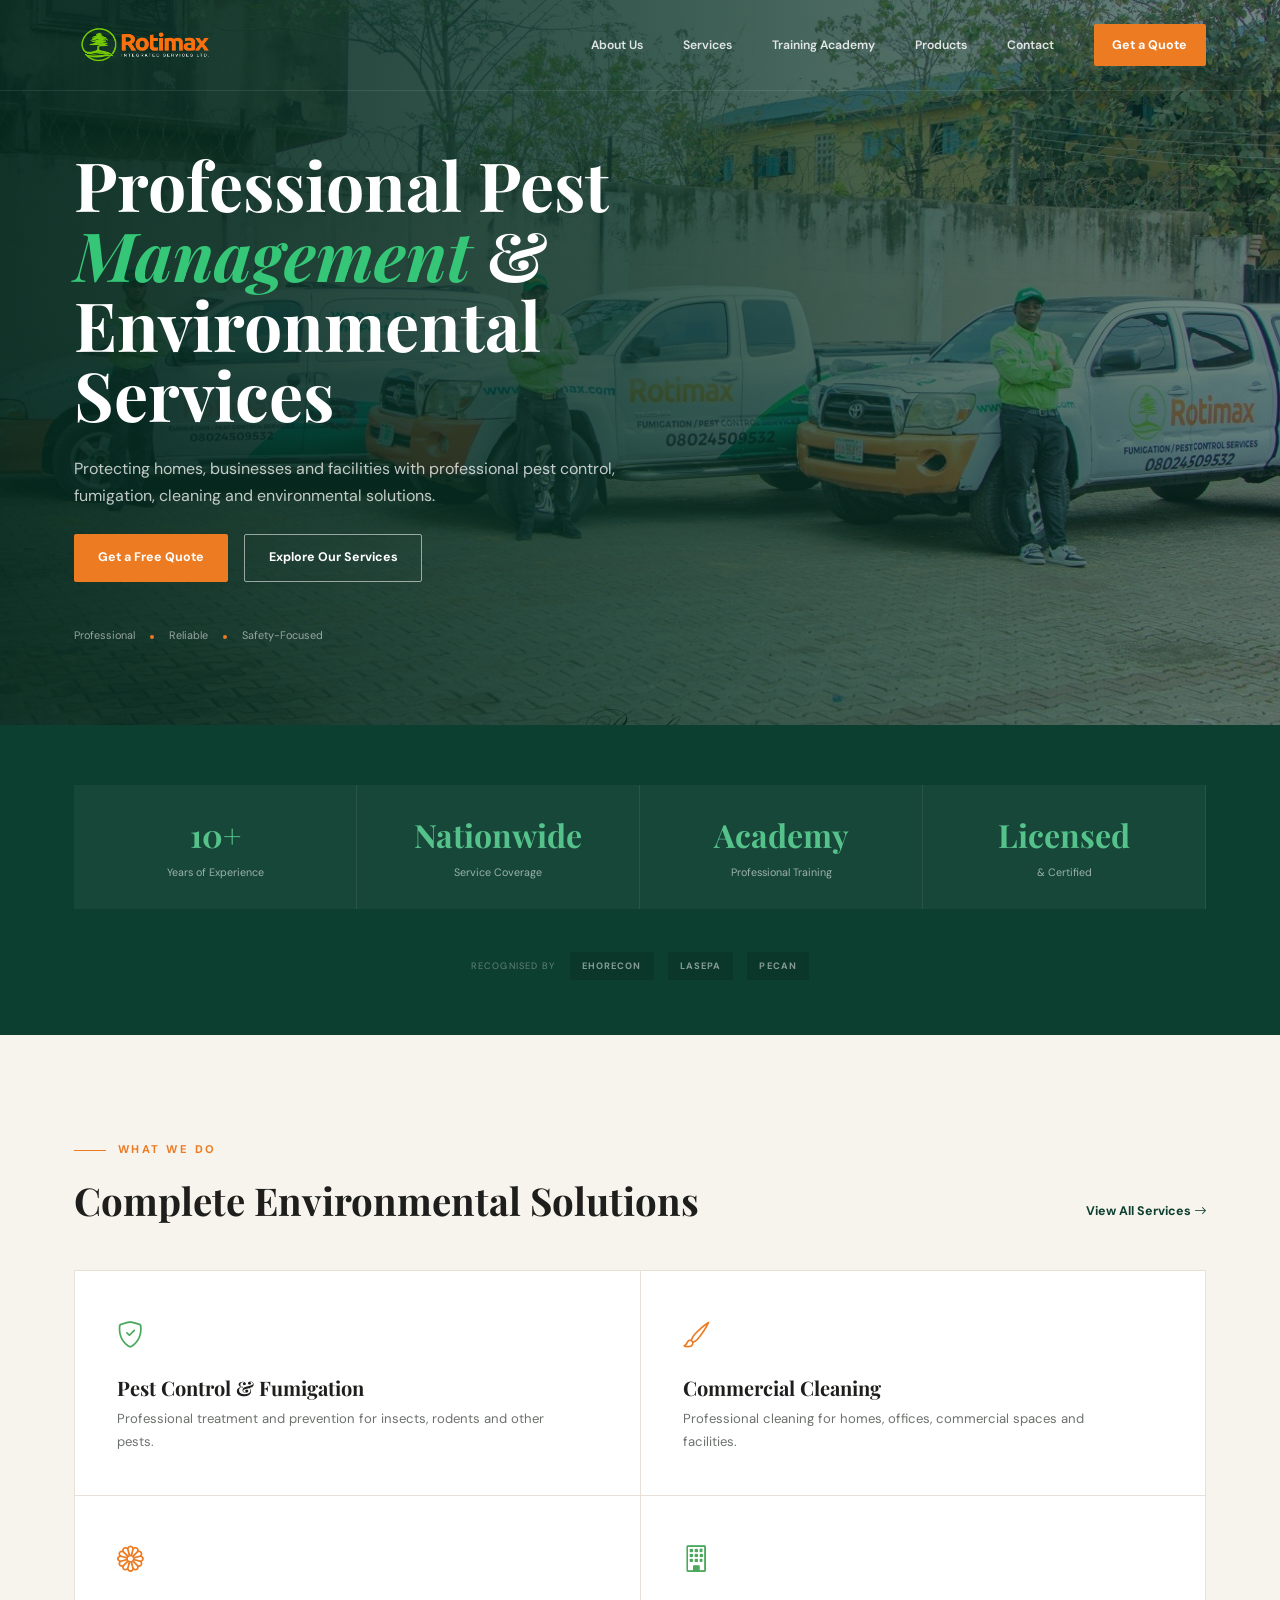
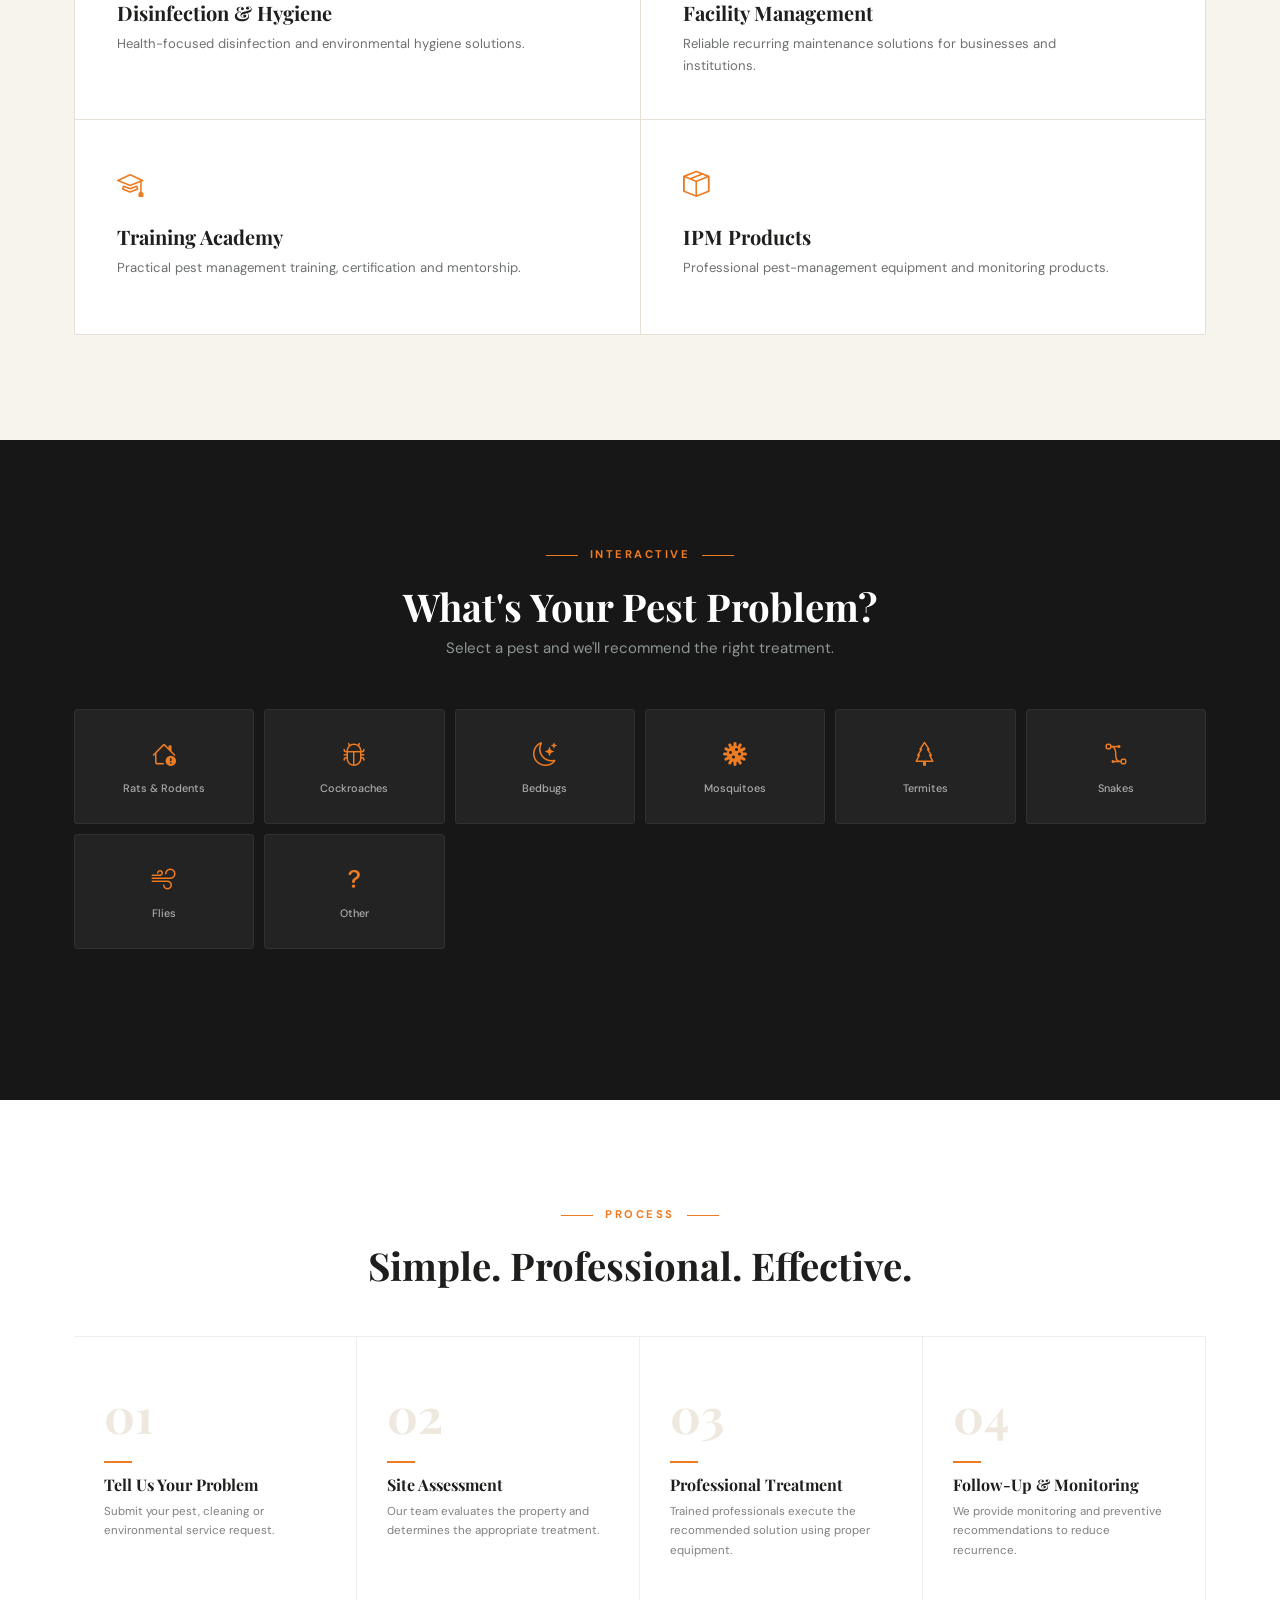
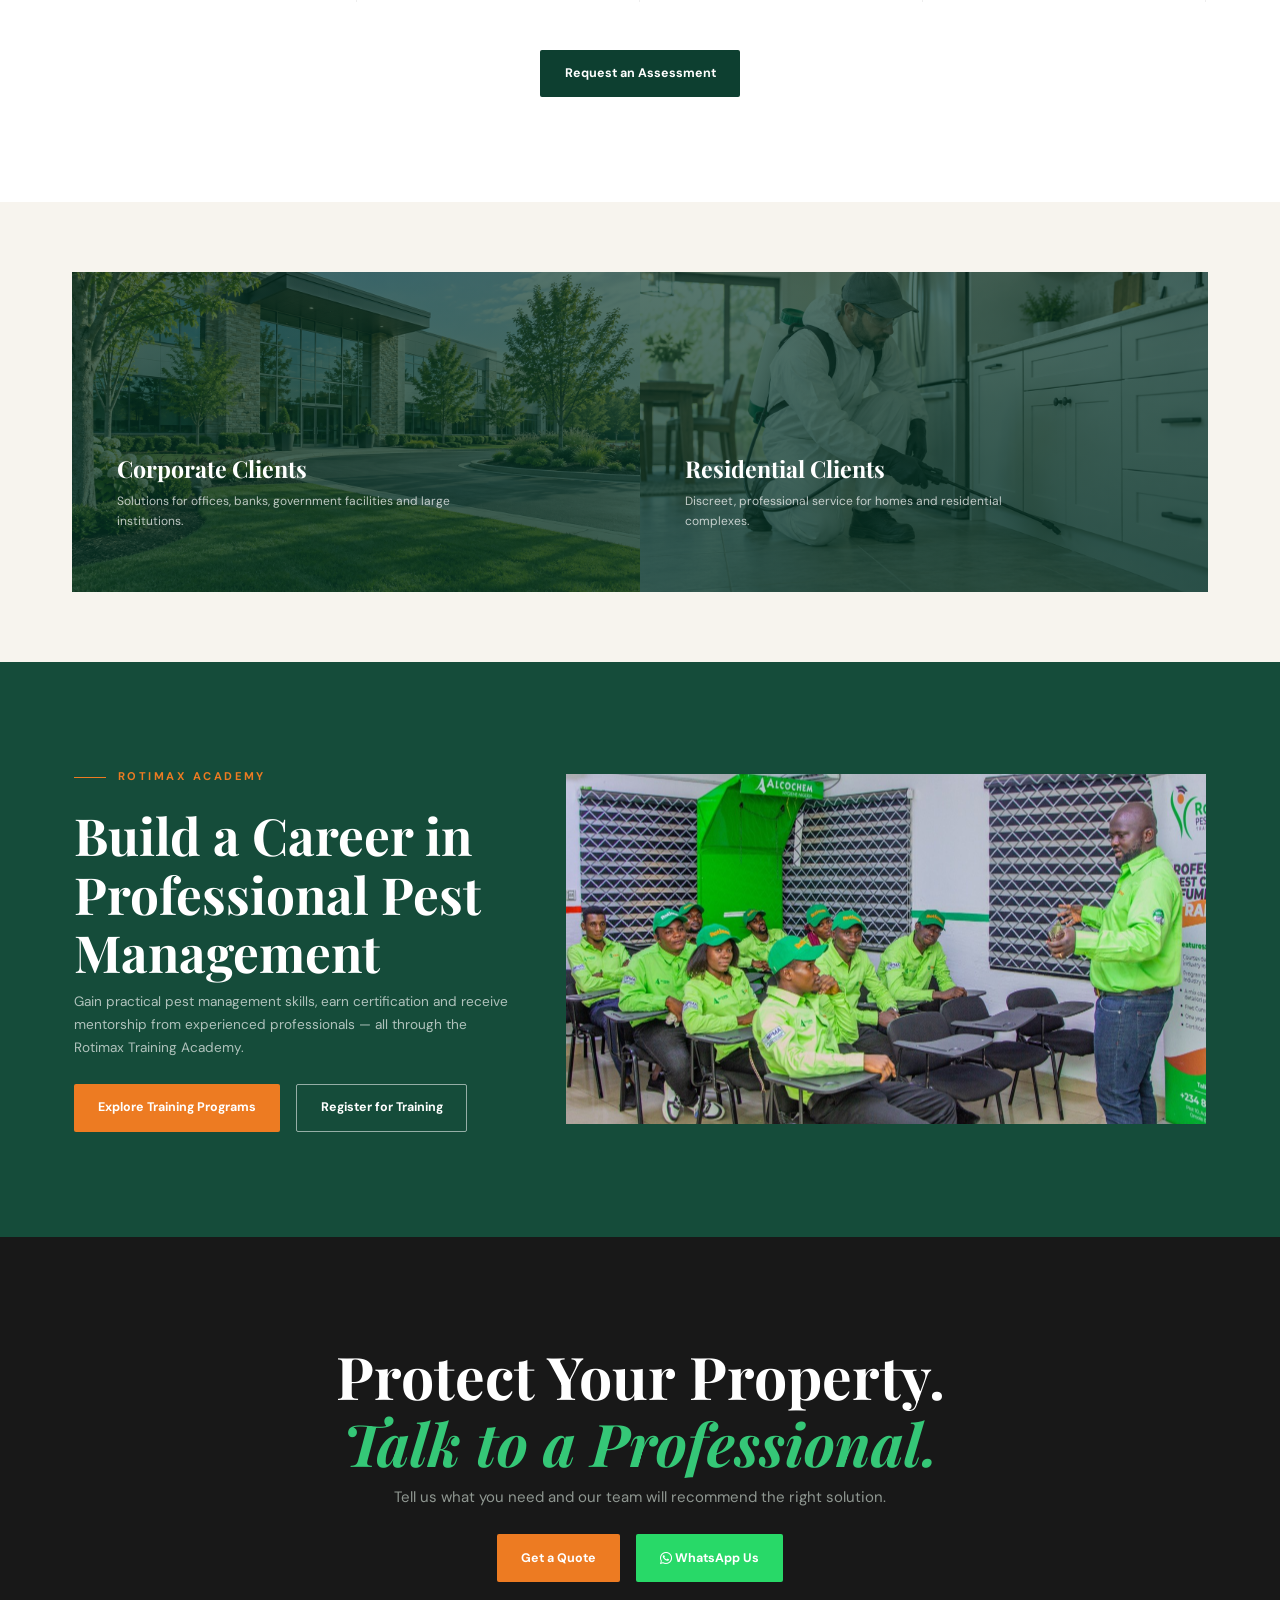
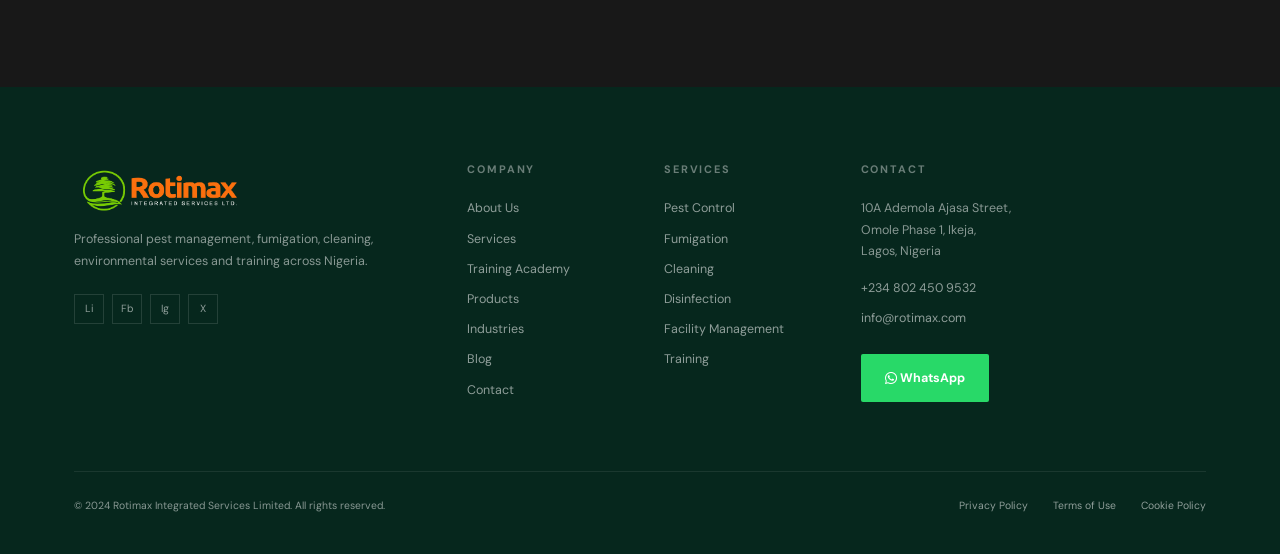
<file: index.html>
<!doctype html>
<html lang="en">
<head>
  <meta charset="utf-8">
  <meta name="viewport" content="width=device-width, initial-scale=1">
  <meta name="description" content="Rotimax Integrated Services — professional pest management and environmental services.">
  <title>Rotimax Integrated Services</title>
  <link href="https://cdn.jsdelivr.net/npm/bootstrap@5.3.3/dist/css/bootstrap.min.css" rel="stylesheet">
  <link href="https://cdn.jsdelivr.net/npm/bootstrap-icons@1.11.3/font/bootstrap-icons.min.css" rel="stylesheet">
  <link rel="preconnect" href="https://fonts.googleapis.com">
  <link rel="preconnect" href="https://fonts.gstatic.com" crossorigin>
  <link href="https://fonts.googleapis.com/css2?family=DM+Sans:wght@400;500;600;700&family=Playfair+Display:ital,wght@0,700;1,700&display=swap" rel="stylesheet">
  <link href="style.css" rel="stylesheet">
</head>
<body>
  <header class="site-header position-absolute top-0 start-0 w-100">
    <nav class="navbar navbar-expand-md navbar-dark py-3" aria-label="Main navigation">
      <div class="container-xl">
        <a class="navbar-brand brand" href="index.html" aria-label="Rotimax home">
          <span class="brand-mark"><i class="bi bi-house-door-fill"></i></span>
          <span><strong>ROTIMAX</strong><small>INTEGRATED SERVICES</small></span>
        </a>
        <button class="navbar-toggler border-0 shadow-none" type="button" data-bs-toggle="collapse" data-bs-target="#mainNav" aria-controls="mainNav" aria-expanded="false" aria-label="Toggle navigation"><span class="navbar-toggler-icon"></span></button>
        <div class="collapse navbar-collapse" id="mainNav">
          <ul class="navbar-nav ms-auto align-items-md-center gap-md-3 gap-xl-4">
            <li class="nav-item"><a class="nav-link" href="about.html">About Us</a></li>
            <li class="nav-item"><a class="nav-link" href="services.html">Services</a></li>
            <li class="nav-item"><a class="nav-link" href="academy.html">Training Academy</a></li>
            <li class="nav-item"><a class="nav-link" href="products.html">Products</a></li>
            <li class="nav-item"><a class="nav-link" href="contact.html">Contact</a></li>
            <li class="nav-item ms-md-2"><a class="btn btn-orange btn-sm" href="#quote">Get a Quote</a></li>
          </ul>
        </div>
      </div>
    </nav>
  </header>

  <main>
    <section class="home-hero d-flex align-items-center">
      <div class="container-xl position-relative">
        <div class="hero-copy">
          <h1>Professional Pest<br><em>Management</em> &amp;<br>Environmental<br>Services</h1>
          <p>Protecting homes, businesses and facilities with professional pest control, fumigation, cleaning and environmental solutions.</p>
          <div class="d-flex flex-wrap gap-3 mt-4">
            <a class="btn btn-orange" href="#quote">Get a Free Quote</a>
            <a class="btn btn-outline-light" href="services.html">Explore Our Services</a>
          </div>
          <div class="hero-values">Professional <span></span> Reliable <span></span> Safety-Focused</div>
        </div>
      </div>
    </section>

    <section class="proof-strip">
      <div class="container-xl">
        <div class="row g-0 proof-grid">
          <div class="col-6 col-lg-3 proof"><strong>10+</strong><span>Years of Experience</span></div>
          <div class="col-6 col-lg-3 proof"><strong>Nationwide</strong><span>Service Coverage</span></div>
          <div class="col-6 col-lg-3 proof"><strong>Academy</strong><span>Professional Training</span></div>
          <div class="col-6 col-lg-3 proof"><strong>Licensed</strong><span>&amp; Certified</span></div>
        </div>
        <div class="accreditation">RECOGNISED BY <b>EHORECON</b> <b>LASEPA</b> <b>PECAN</b></div>
      </div>
    </section>

    <section class="section ivory" id="services">
      <div class="container-xl">
        <div class="section-heading d-flex align-items-end justify-content-between gap-3">
          <div><span class="eyebrow">WHAT WE DO</span><h2>Complete Environmental Solutions</h2></div>
          <a class="text-link d-none d-sm-inline" href="services.html">View All Services <i class="bi bi-arrow-right"></i></a>
        </div>
        <div class="row g-0 service-overview mt-5">
          <article class="col-md-6 service-mini"><div class="service-icon"><i class="bi bi-shield-check"></i></div><h3>Pest Control &amp; Fumigation</h3><p>Professional treatment and prevention for insects, rodents and other pests.</p></article>
          <article class="col-md-6 service-mini"><div class="service-icon"><i class="bi bi-brush"></i></div><h3>Commercial Cleaning</h3><p>Professional cleaning for homes, offices, commercial spaces and facilities.</p></article>
          <article class="col-md-6 service-mini"><div class="service-icon"><i class="bi bi-flower1"></i></div><h3>Disinfection &amp; Hygiene</h3><p>Health-focused disinfection and environmental hygiene solutions.</p></article>
          <article class="col-md-6 service-mini"><div class="service-icon"><i class="bi bi-building"></i></div><h3>Facility Management</h3><p>Reliable recurring maintenance solutions for businesses and institutions.</p></article>
          <article class="col-md-6 service-mini" id="academy"><div class="service-icon"><i class="bi bi-mortarboard"></i></div><h3>Training Academy</h3><p>Practical pest management training, certification and mentorship.</p></article>
          <article class="col-md-6 service-mini" id="products"><div class="service-icon"><i class="bi bi-box-seam"></i></div><h3>IPM Products</h3><p>Professional pest-management equipment and monitoring products.</p></article>
        </div>
      </div>
    </section>

    <section class="section pest-picker text-center">
      <div class="container-xl">
        <span class="eyebrow centered">INTERACTIVE</span><h2>What's Your Pest Problem?</h2><p>Select a pest and we'll recommend the right treatment.</p>
        <div class="pest-grid mt-5" role="group" aria-label="Choose a pest">
          <button class="pest-card" data-pest="Rats & Rodents"><span><i class="bi bi-house-exclamation"></i></span>Rats &amp; Rodents</button>
          <button class="pest-card" data-pest="Cockroaches"><span><i class="bi bi-bug"></i></span>Cockroaches</button>
          <button class="pest-card" data-pest="Bedbugs"><span><i class="bi bi-moon-stars"></i></span>Bedbugs</button>
          <button class="pest-card" data-pest="Mosquitoes"><span><i class="bi bi-virus"></i></span>Mosquitoes</button>
          <button class="pest-card" data-pest="Termites"><span><i class="bi bi-tree"></i></span>Termites</button>
          <button class="pest-card" data-pest="Snakes"><span><i class="bi bi-bezier2"></i></span>Snakes</button>
          <button class="pest-card" data-pest="Flies"><span><i class="bi bi-wind"></i></span>Flies</button>
          <button class="pest-card" data-pest="Other"><span><i class="bi bi-question-lg"></i></span>Other</button>
        </div>
        <p class="pest-result" id="pestResult" aria-live="polite"></p>
      </div>
    </section>

    <section class="section process text-center">
      <div class="container-xl">
        <span class="eyebrow centered">PROCESS</span><h2>Simple. Professional. Effective.</h2>
        <div class="row g-0 process-grid mt-5 text-start">
          <article class="col-md-4 col-lg-3 step"><span>01</span><h3>Tell Us Your Problem</h3><p>Submit your pest, cleaning or environmental service request.</p></article>
          <article class="col-md-4 col-lg-3 step"><span>02</span><h3>Site Assessment</h3><p>Our team evaluates the property and determines the appropriate treatment.</p></article>
          <article class="col-md-4 col-lg-3 step"><span>03</span><h3>Professional Treatment</h3><p>Trained professionals execute the recommended solution using proper equipment.</p></article>
          <article class="col-md-4 col-lg-3 step"><span>04</span><h3>Follow-Up &amp; Monitoring</h3><p>We provide monitoring and preventive recommendations to reduce recurrence.</p></article>
        </div>
        <a class="btn btn-green mt-5" href="#quote">Request an Assessment</a>
      </div>
    </section>

    <section class="client-panels ivory">
      <div class="container-xl">
        <div class="row g-1">
          <article class="col-md-6 image-panel" style="--panel-image:url('assets/corporate-clients.png')"><div><h3>Corporate Clients</h3><p>Solutions for offices, banks, government facilities and large institutions.</p></div></article>
          <article class="col-md-6 image-panel" style="--panel-image:url('assets/residential-clients.png')"><div><h3>Residential Clients</h3><p>Discreet, professional service for homes and residential complexes.</p></div></article>
        </div>
      </div>
    </section>

    <section class="section academy-section" id="about">
      <div class="container-xl"><div class="row align-items-center g-5">
        <div class="col-md-5"><span class="eyebrow">ROTIMAX ACADEMY</span><h2>Build a Career in<br>Professional Pest<br>Management</h2><p>Gain practical pest management skills, earn certification and receive mentorship from experienced professionals — all through the Rotimax Training Academy.</p><div class="d-flex flex-wrap gap-3 mt-4"><a class="btn btn-orange" href="academy.html#programmes">Explore Training Programs</a><a class="btn btn-outline-light" href="academy.html#register">Register for Training</a></div></div>
        <div class="col-md-7"><img class="academy-image" src="assets/academy-training-session.jpg" alt="Rotimax trainees receiving practical pest-management instruction"></div>
      </div></div>
    </section>

    <section class="section final-cta text-center" id="quote">
      <div class="container"><h2>Protect Your Property.<br><em>Talk to a Professional.</em></h2><p>Tell us what you need and our team will recommend the right solution.</p><div class="d-flex justify-content-center flex-wrap gap-3 mt-4"><a class="btn btn-orange" href="mailto:info@rotimax.com">Get a Quote</a><a class="btn btn-whatsapp" href="https://wa.me/2348024509532"><i class="bi bi-whatsapp"></i> WhatsApp Us</a></div></div>
    </section>
  </main>

  <footer class="site-footer" id="contact">
    <div class="container-xl"><div class="row g-5">
      <div class="col-md-4"><a class="brand footer-brand" href="index.html"><span class="brand-mark"><i class="bi bi-house-door-fill"></i></span><span><strong>ROTIMAX</strong><small>INTEGRATED SERVICES</small></span></a><p>Professional pest management, fumigation, cleaning, environmental services and training across Nigeria.</p><div class="socials"><a href="#" aria-label="LinkedIn">Li</a><a href="#" aria-label="Facebook">Fb</a><a href="#" aria-label="Instagram">Ig</a><a href="#" aria-label="X">X</a></div></div>
      <div class="col-6 col-md-2"><h3>Company</h3><a href="about.html">About Us</a><a href="services.html">Services</a><a href="academy.html">Training Academy</a><a href="products.html">Products</a><a href="industries.html">Industries</a><a href="#">Blog</a><a href="contact.html">Contact</a></div>
      <div class="col-6 col-md-2"><h3>Services</h3><a href="services.html">Pest Control</a><a href="services.html">Fumigation</a><a href="services.html">Cleaning</a><a href="services.html">Disinfection</a><a href="services.html">Facility Management</a><a href="#academy">Training</a></div>
      <div class="col-md-4"><h3>Contact</h3><p>10A Ademola Ajasa Street,<br>Omole Phase 1, Ikeja,<br>Lagos, Nigeria</p><a href="tel:+2348024509532">+234 802 450 9532</a><a href="mailto:info@rotimax.com">info@rotimax.com</a><a class="btn btn-whatsapp mt-3" href="https://wa.me/2348024509532"><i class="bi bi-whatsapp"></i> WhatsApp</a></div>
    </div><div class="footer-bottom"><span>© 2024 Rotimax Integrated Services Limited. All rights reserved.</span><span><a href="#">Privacy Policy</a><a href="#">Terms of Use</a><a href="#">Cookie Policy</a></span></div></div>
  </footer>

  <script src="https://cdn.jsdelivr.net/npm/bootstrap@5.3.3/dist/js/bootstrap.bundle.min.js"></script>
  <script src="main.js"></script>
</body>
</html>
</file>
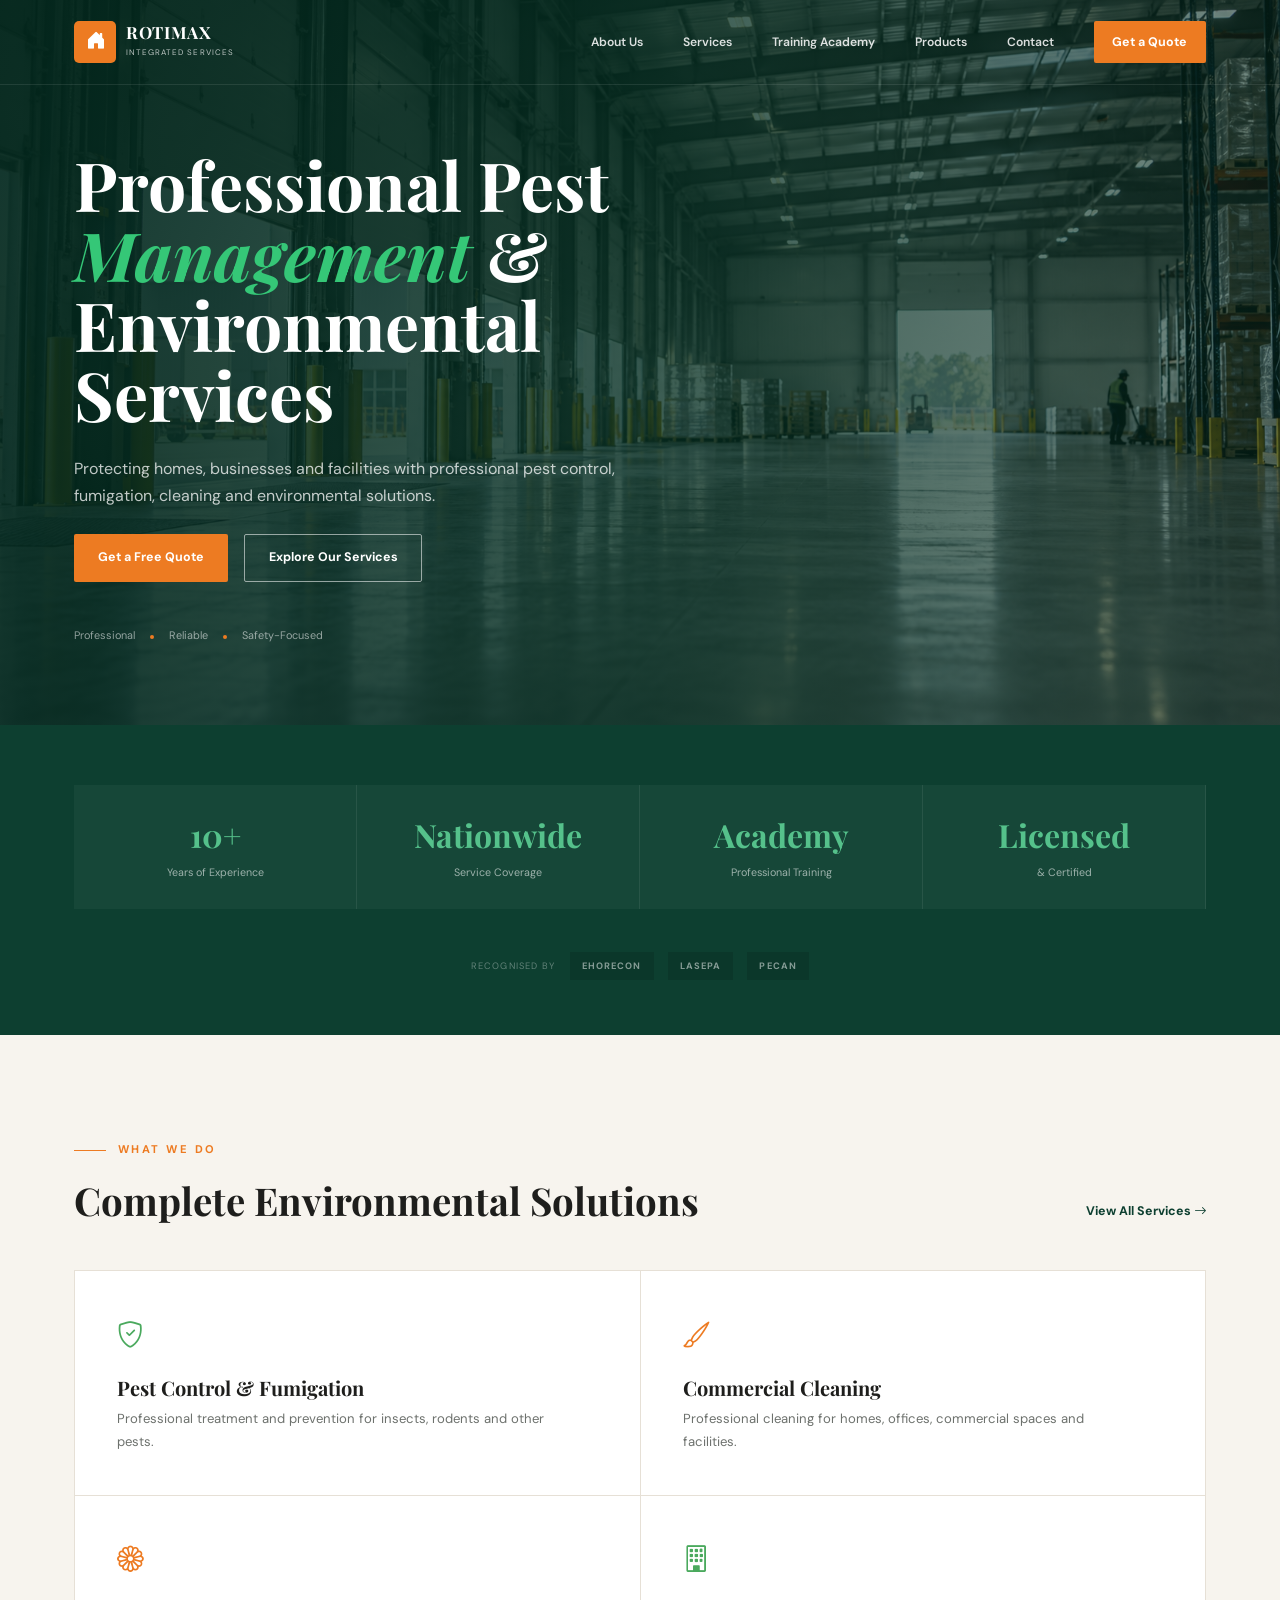
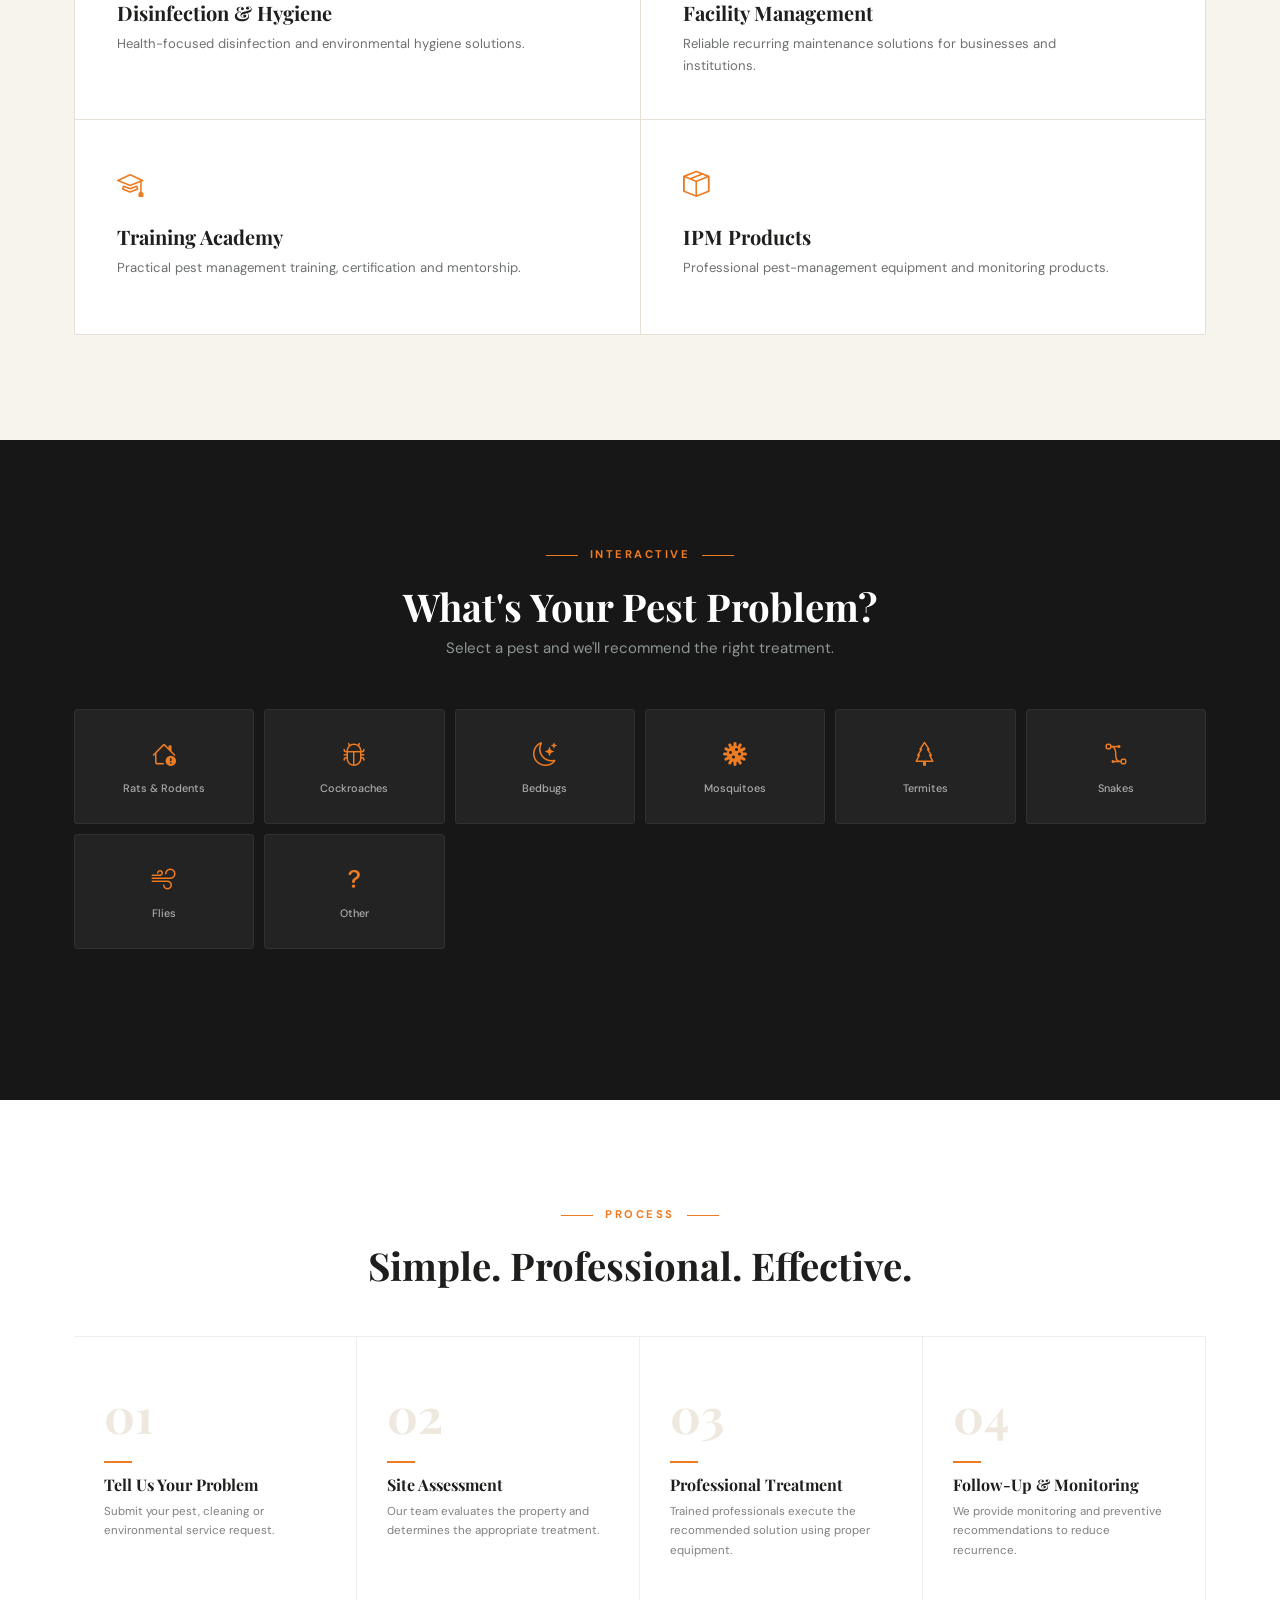
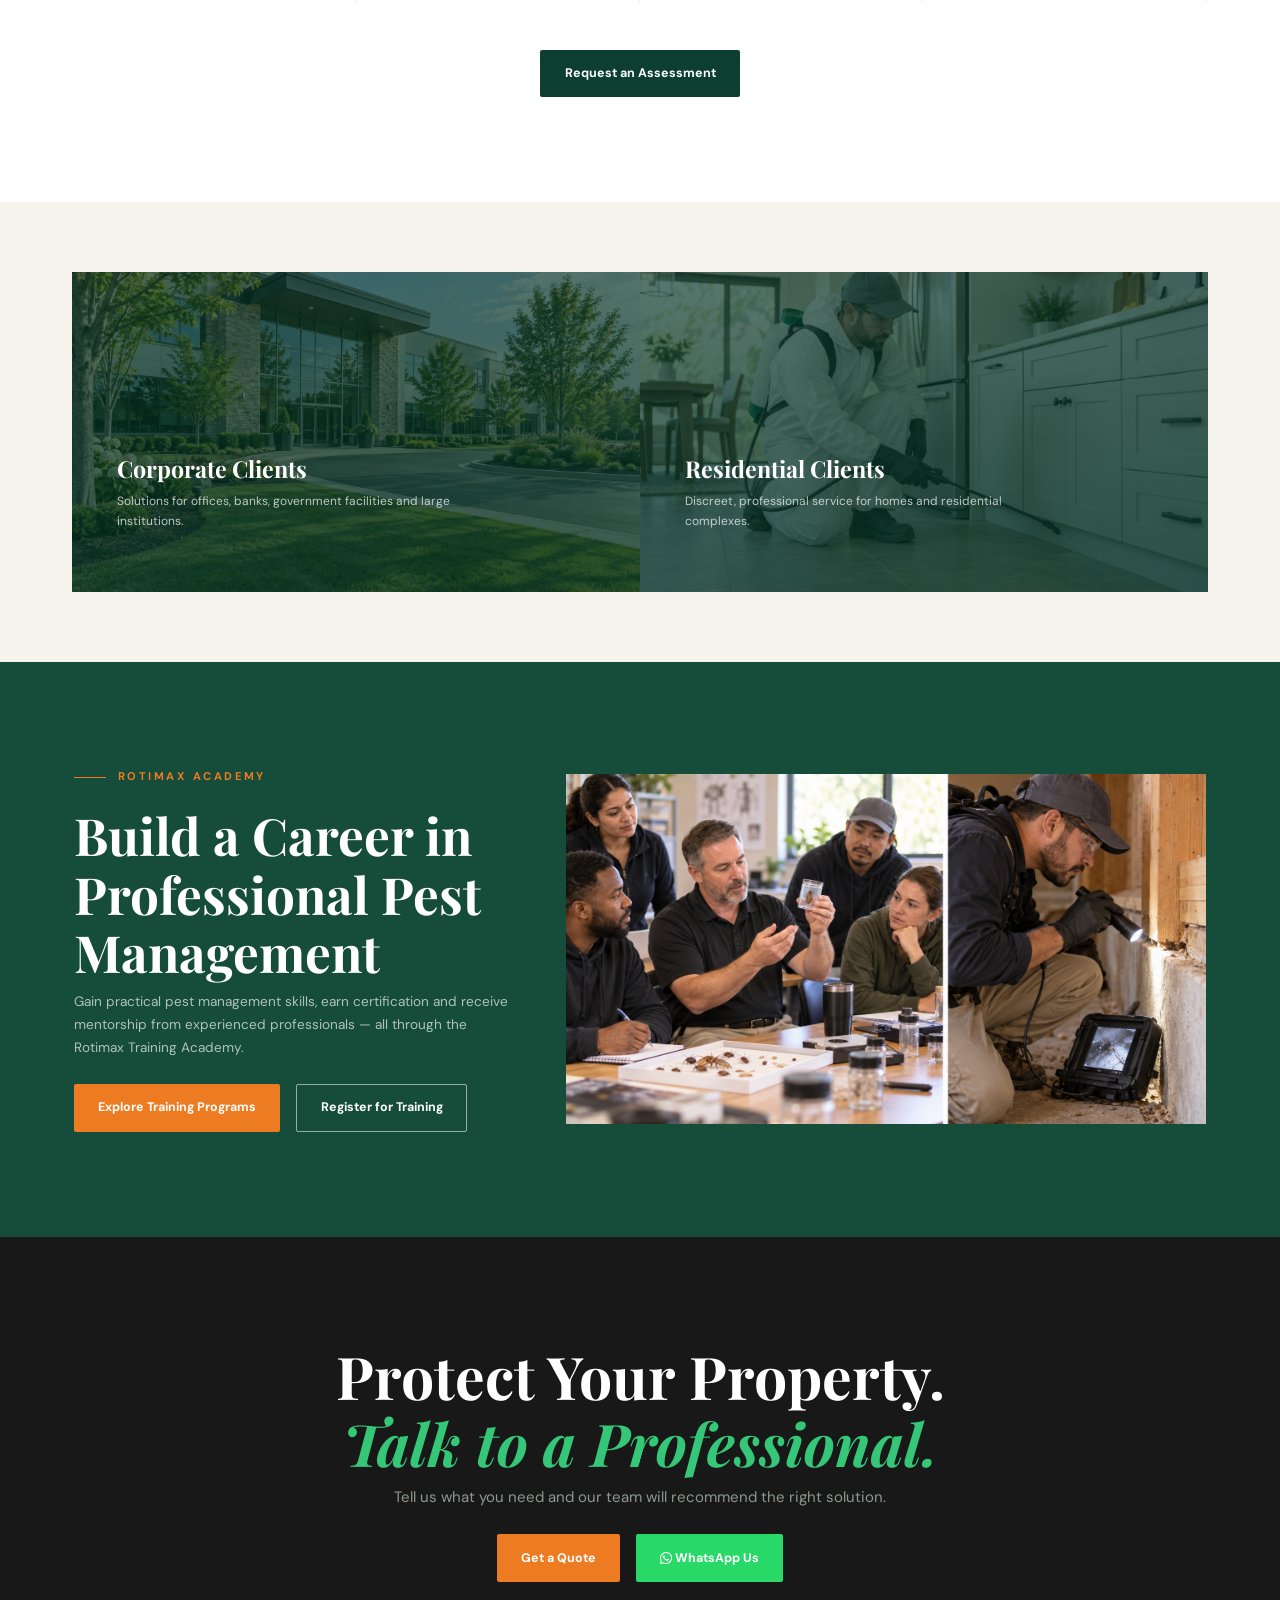
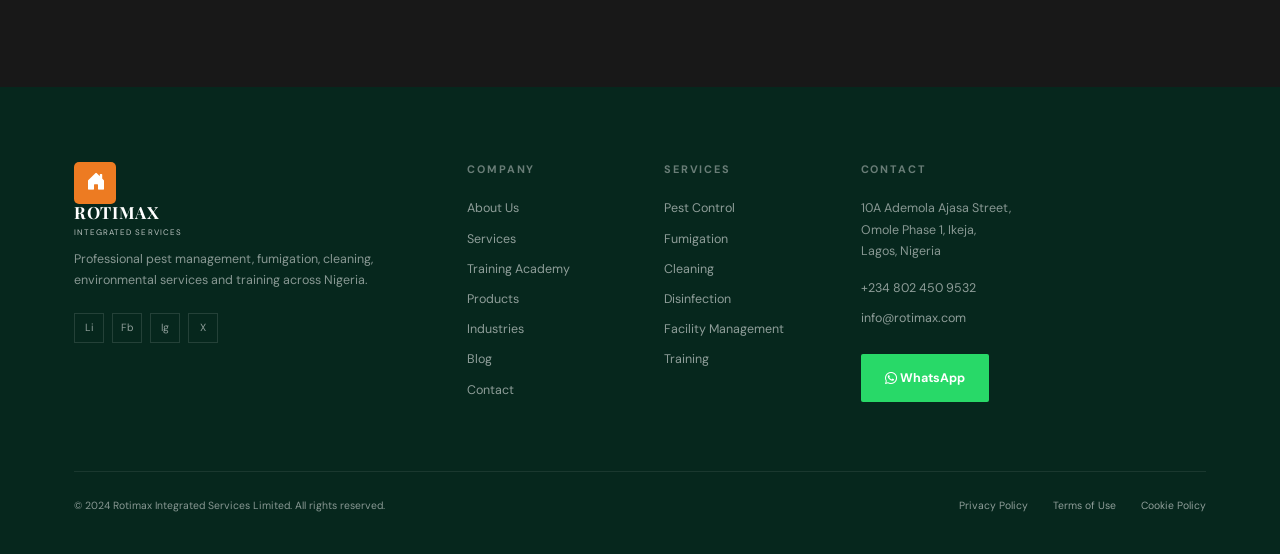
<file: outputs/index.html>
<!doctype html>
<html lang="en">
<head>
  <meta charset="utf-8">
  <meta name="viewport" content="width=device-width, initial-scale=1">
  <meta name="description" content="Rotimax Integrated Services — professional pest management and environmental services.">
  <title>Rotimax Integrated Services</title>
  <link href="https://cdn.jsdelivr.net/npm/bootstrap@5.3.3/dist/css/bootstrap.min.css" rel="stylesheet">
  <link href="https://cdn.jsdelivr.net/npm/bootstrap-icons@1.11.3/font/bootstrap-icons.min.css" rel="stylesheet">
  <link rel="preconnect" href="https://fonts.googleapis.com">
  <link rel="preconnect" href="https://fonts.gstatic.com" crossorigin>
  <link href="https://fonts.googleapis.com/css2?family=DM+Sans:wght@400;500;600;700&family=Playfair+Display:ital,wght@0,700;1,700&display=swap" rel="stylesheet">
  <link href="style.css" rel="stylesheet">
</head>
<body>
  <header class="site-header position-absolute top-0 start-0 w-100">
    <nav class="navbar navbar-expand-md navbar-dark py-3" aria-label="Main navigation">
      <div class="container-xl">
        <a class="navbar-brand brand" href="index.html" aria-label="Rotimax home">
          <span class="brand-mark"><i class="bi bi-house-door-fill"></i></span>
          <span><strong>ROTIMAX</strong><small>INTEGRATED SERVICES</small></span>
        </a>
        <button class="navbar-toggler border-0 shadow-none" type="button" data-bs-toggle="collapse" data-bs-target="#mainNav" aria-controls="mainNav" aria-expanded="false" aria-label="Toggle navigation"><span class="navbar-toggler-icon"></span></button>
        <div class="collapse navbar-collapse" id="mainNav">
          <ul class="navbar-nav ms-auto align-items-md-center gap-md-3 gap-xl-4">
            <li class="nav-item"><a class="nav-link" href="#about">About Us</a></li>
            <li class="nav-item"><a class="nav-link" href="services.html">Services</a></li>
            <li class="nav-item"><a class="nav-link" href="academy.html">Training Academy</a></li>
            <li class="nav-item"><a class="nav-link" href="#products">Products</a></li>
            <li class="nav-item"><a class="nav-link" href="#contact">Contact</a></li>
            <li class="nav-item ms-md-2"><a class="btn btn-orange btn-sm" href="#quote">Get a Quote</a></li>
          </ul>
        </div>
      </div>
    </nav>
  </header>

  <main>
    <section class="home-hero d-flex align-items-center">
      <div class="container-xl position-relative">
        <div class="hero-copy">
          <h1>Professional Pest<br><em>Management</em> &amp;<br>Environmental<br>Services</h1>
          <p>Protecting homes, businesses and facilities with professional pest control, fumigation, cleaning and environmental solutions.</p>
          <div class="d-flex flex-wrap gap-3 mt-4">
            <a class="btn btn-orange" href="#quote">Get a Free Quote</a>
            <a class="btn btn-outline-light" href="services.html">Explore Our Services</a>
          </div>
          <div class="hero-values">Professional <span></span> Reliable <span></span> Safety-Focused</div>
        </div>
      </div>
    </section>

    <section class="proof-strip">
      <div class="container-xl">
        <div class="row g-0 proof-grid">
          <div class="col-6 col-lg-3 proof"><strong>10+</strong><span>Years of Experience</span></div>
          <div class="col-6 col-lg-3 proof"><strong>Nationwide</strong><span>Service Coverage</span></div>
          <div class="col-6 col-lg-3 proof"><strong>Academy</strong><span>Professional Training</span></div>
          <div class="col-6 col-lg-3 proof"><strong>Licensed</strong><span>&amp; Certified</span></div>
        </div>
        <div class="accreditation">RECOGNISED BY <b>EHORECON</b> <b>LASEPA</b> <b>PECAN</b></div>
      </div>
    </section>

    <section class="section ivory" id="services">
      <div class="container-xl">
        <div class="section-heading d-flex align-items-end justify-content-between gap-3">
          <div><span class="eyebrow">WHAT WE DO</span><h2>Complete Environmental Solutions</h2></div>
          <a class="text-link d-none d-sm-inline" href="services.html">View All Services <i class="bi bi-arrow-right"></i></a>
        </div>
        <div class="row g-0 service-overview mt-5">
          <article class="col-md-6 service-mini"><div class="service-icon"><i class="bi bi-shield-check"></i></div><h3>Pest Control &amp; Fumigation</h3><p>Professional treatment and prevention for insects, rodents and other pests.</p></article>
          <article class="col-md-6 service-mini"><div class="service-icon"><i class="bi bi-brush"></i></div><h3>Commercial Cleaning</h3><p>Professional cleaning for homes, offices, commercial spaces and facilities.</p></article>
          <article class="col-md-6 service-mini"><div class="service-icon"><i class="bi bi-flower1"></i></div><h3>Disinfection &amp; Hygiene</h3><p>Health-focused disinfection and environmental hygiene solutions.</p></article>
          <article class="col-md-6 service-mini"><div class="service-icon"><i class="bi bi-building"></i></div><h3>Facility Management</h3><p>Reliable recurring maintenance solutions for businesses and institutions.</p></article>
          <article class="col-md-6 service-mini" id="academy"><div class="service-icon"><i class="bi bi-mortarboard"></i></div><h3>Training Academy</h3><p>Practical pest management training, certification and mentorship.</p></article>
          <article class="col-md-6 service-mini" id="products"><div class="service-icon"><i class="bi bi-box-seam"></i></div><h3>IPM Products</h3><p>Professional pest-management equipment and monitoring products.</p></article>
        </div>
      </div>
    </section>

    <section class="section pest-picker text-center">
      <div class="container-xl">
        <span class="eyebrow centered">INTERACTIVE</span><h2>What's Your Pest Problem?</h2><p>Select a pest and we'll recommend the right treatment.</p>
        <div class="pest-grid mt-5" role="group" aria-label="Choose a pest">
          <button class="pest-card" data-pest="Rats & Rodents"><span><i class="bi bi-house-exclamation"></i></span>Rats &amp; Rodents</button>
          <button class="pest-card" data-pest="Cockroaches"><span><i class="bi bi-bug"></i></span>Cockroaches</button>
          <button class="pest-card" data-pest="Bedbugs"><span><i class="bi bi-moon-stars"></i></span>Bedbugs</button>
          <button class="pest-card" data-pest="Mosquitoes"><span><i class="bi bi-virus"></i></span>Mosquitoes</button>
          <button class="pest-card" data-pest="Termites"><span><i class="bi bi-tree"></i></span>Termites</button>
          <button class="pest-card" data-pest="Snakes"><span><i class="bi bi-bezier2"></i></span>Snakes</button>
          <button class="pest-card" data-pest="Flies"><span><i class="bi bi-wind"></i></span>Flies</button>
          <button class="pest-card" data-pest="Other"><span><i class="bi bi-question-lg"></i></span>Other</button>
        </div>
        <p class="pest-result" id="pestResult" aria-live="polite"></p>
      </div>
    </section>

    <section class="section process text-center">
      <div class="container-xl">
        <span class="eyebrow centered">PROCESS</span><h2>Simple. Professional. Effective.</h2>
        <div class="row g-0 process-grid mt-5 text-start">
          <article class="col-md-4 col-lg-3 step"><span>01</span><h3>Tell Us Your Problem</h3><p>Submit your pest, cleaning or environmental service request.</p></article>
          <article class="col-md-4 col-lg-3 step"><span>02</span><h3>Site Assessment</h3><p>Our team evaluates the property and determines the appropriate treatment.</p></article>
          <article class="col-md-4 col-lg-3 step"><span>03</span><h3>Professional Treatment</h3><p>Trained professionals execute the recommended solution using proper equipment.</p></article>
          <article class="col-md-4 col-lg-3 step"><span>04</span><h3>Follow-Up &amp; Monitoring</h3><p>We provide monitoring and preventive recommendations to reduce recurrence.</p></article>
        </div>
        <a class="btn btn-green mt-5" href="#quote">Request an Assessment</a>
      </div>
    </section>

    <section class="client-panels ivory">
      <div class="container-xl">
        <div class="row g-1">
          <article class="col-md-6 image-panel" style="--panel-image:url('assets/corporate-clients.png')"><div><h3>Corporate Clients</h3><p>Solutions for offices, banks, government facilities and large institutions.</p></div></article>
          <article class="col-md-6 image-panel" style="--panel-image:url('assets/residential-clients.png')"><div><h3>Residential Clients</h3><p>Discreet, professional service for homes and residential complexes.</p></div></article>
        </div>
      </div>
    </section>

    <section class="section academy-section" id="about">
      <div class="container-xl"><div class="row align-items-center g-5">
        <div class="col-md-5"><span class="eyebrow">ROTIMAX ACADEMY</span><h2>Build a Career in<br>Professional Pest<br>Management</h2><p>Gain practical pest management skills, earn certification and receive mentorship from experienced professionals — all through the Rotimax Training Academy.</p><div class="d-flex flex-wrap gap-3 mt-4"><a class="btn btn-orange" href="academy.html#programmes">Explore Training Programs</a><a class="btn btn-outline-light" href="academy.html#register">Register for Training</a></div></div>
        <div class="col-md-7"><img class="academy-image" src="assets/training-academy.png" alt="Pest management students in training and a technician inspecting a property"></div>
      </div></div>
    </section>

    <section class="section final-cta text-center" id="quote">
      <div class="container"><h2>Protect Your Property.<br><em>Talk to a Professional.</em></h2><p>Tell us what you need and our team will recommend the right solution.</p><div class="d-flex justify-content-center flex-wrap gap-3 mt-4"><a class="btn btn-orange" href="mailto:info@rotimax.com">Get a Quote</a><a class="btn btn-whatsapp" href="https://wa.me/2348024509532"><i class="bi bi-whatsapp"></i> WhatsApp Us</a></div></div>
    </section>
  </main>

  <footer class="site-footer" id="contact">
    <div class="container-xl"><div class="row g-5">
      <div class="col-md-4"><a class="brand footer-brand" href="index.html"><span class="brand-mark"><i class="bi bi-house-door-fill"></i></span><span><strong>ROTIMAX</strong><small>INTEGRATED SERVICES</small></span></a><p>Professional pest management, fumigation, cleaning, environmental services and training across Nigeria.</p><div class="socials"><a href="#" aria-label="LinkedIn">Li</a><a href="#" aria-label="Facebook">Fb</a><a href="#" aria-label="Instagram">Ig</a><a href="#" aria-label="X">X</a></div></div>
      <div class="col-6 col-md-2"><h3>Company</h3><a href="#about">About Us</a><a href="services.html">Services</a><a href="academy.html">Training Academy</a><a href="#products">Products</a><a href="industries.html">Industries</a><a href="#">Blog</a><a href="#contact">Contact</a></div>
      <div class="col-6 col-md-2"><h3>Services</h3><a href="services.html">Pest Control</a><a href="services.html">Fumigation</a><a href="services.html">Cleaning</a><a href="services.html">Disinfection</a><a href="services.html">Facility Management</a><a href="#academy">Training</a></div>
      <div class="col-md-4"><h3>Contact</h3><p>10A Ademola Ajasa Street,<br>Omole Phase 1, Ikeja,<br>Lagos, Nigeria</p><a href="tel:+2348024509532">+234 802 450 9532</a><a href="mailto:info@rotimax.com">info@rotimax.com</a><a class="btn btn-whatsapp mt-3" href="https://wa.me/2348024509532"><i class="bi bi-whatsapp"></i> WhatsApp</a></div>
    </div><div class="footer-bottom"><span>© 2024 Rotimax Integrated Services Limited. All rights reserved.</span><span><a href="#">Privacy Policy</a><a href="#">Terms of Use</a><a href="#">Cookie Policy</a></span></div></div>
  </footer>

  <script src="https://cdn.jsdelivr.net/npm/bootstrap@5.3.3/dist/js/bootstrap.bundle.min.js"></script>
  <script src="main.js"></script>
</body>
</html>
</file>
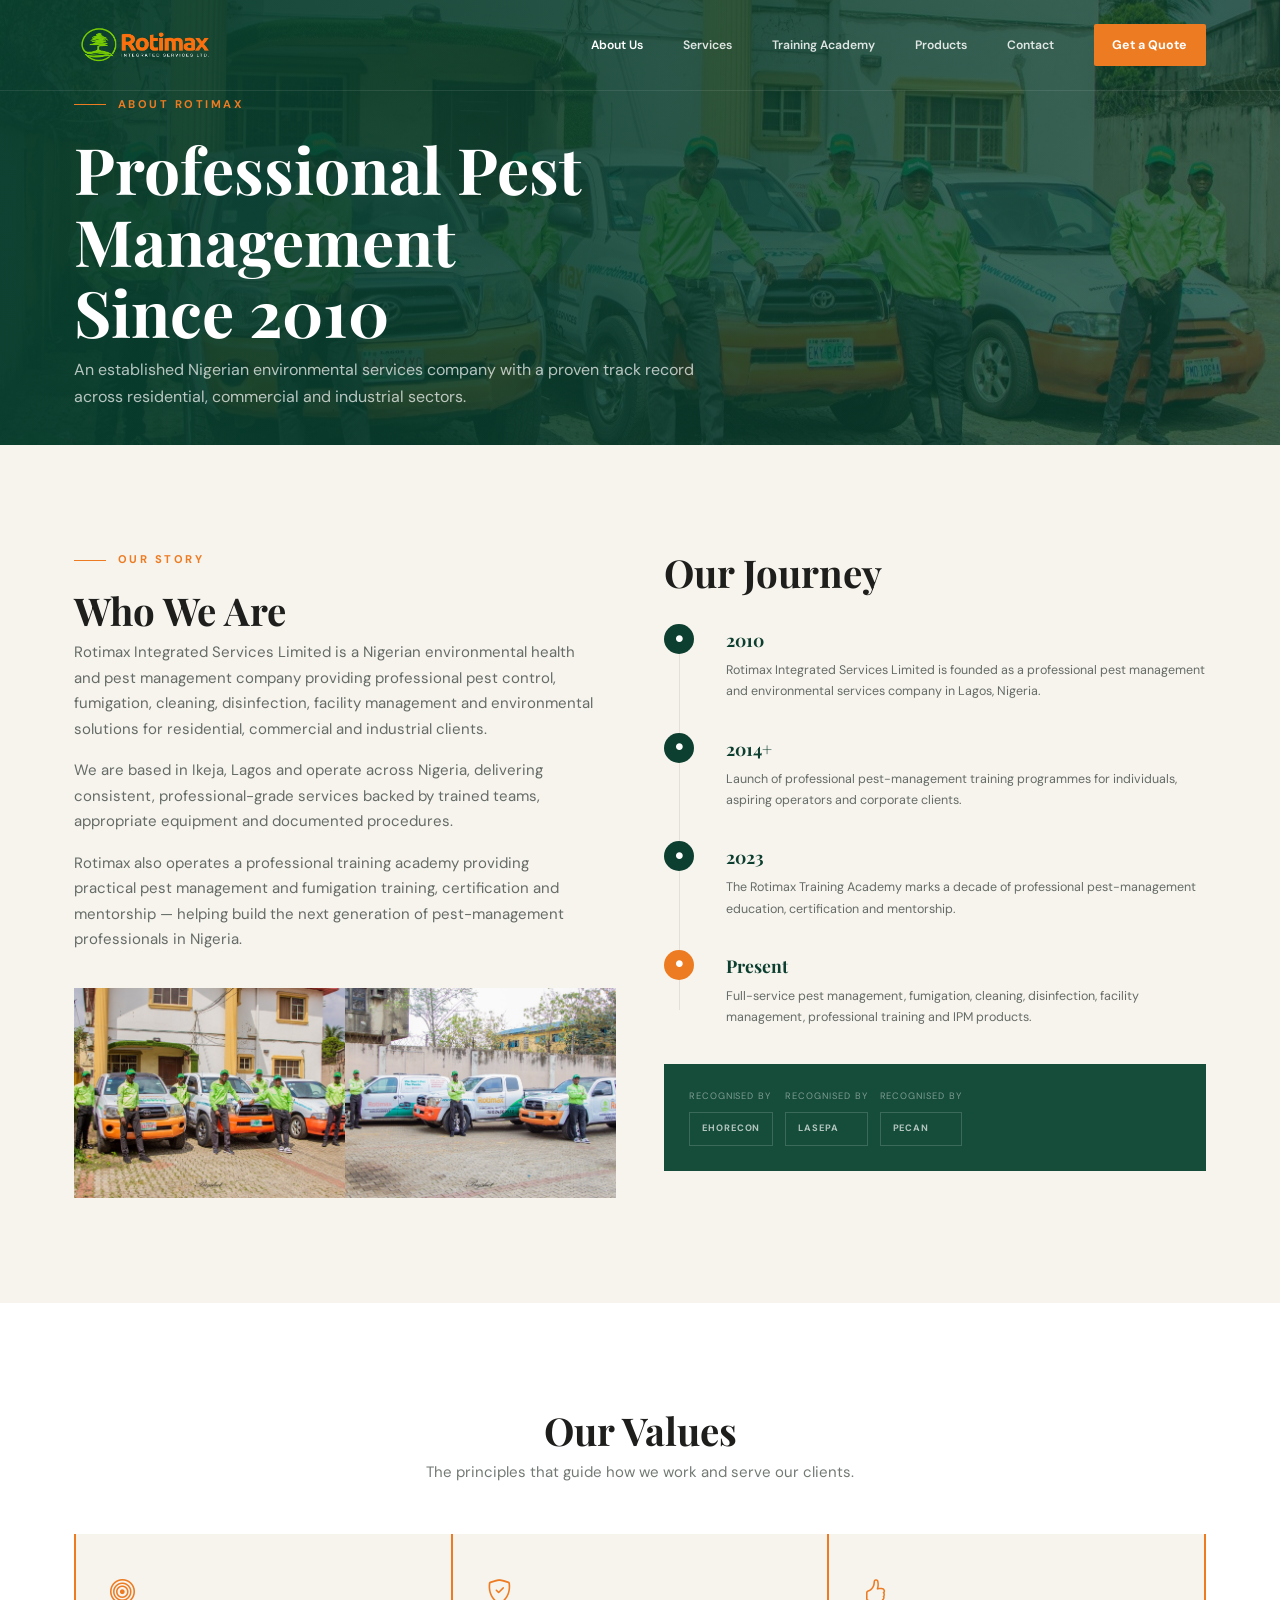
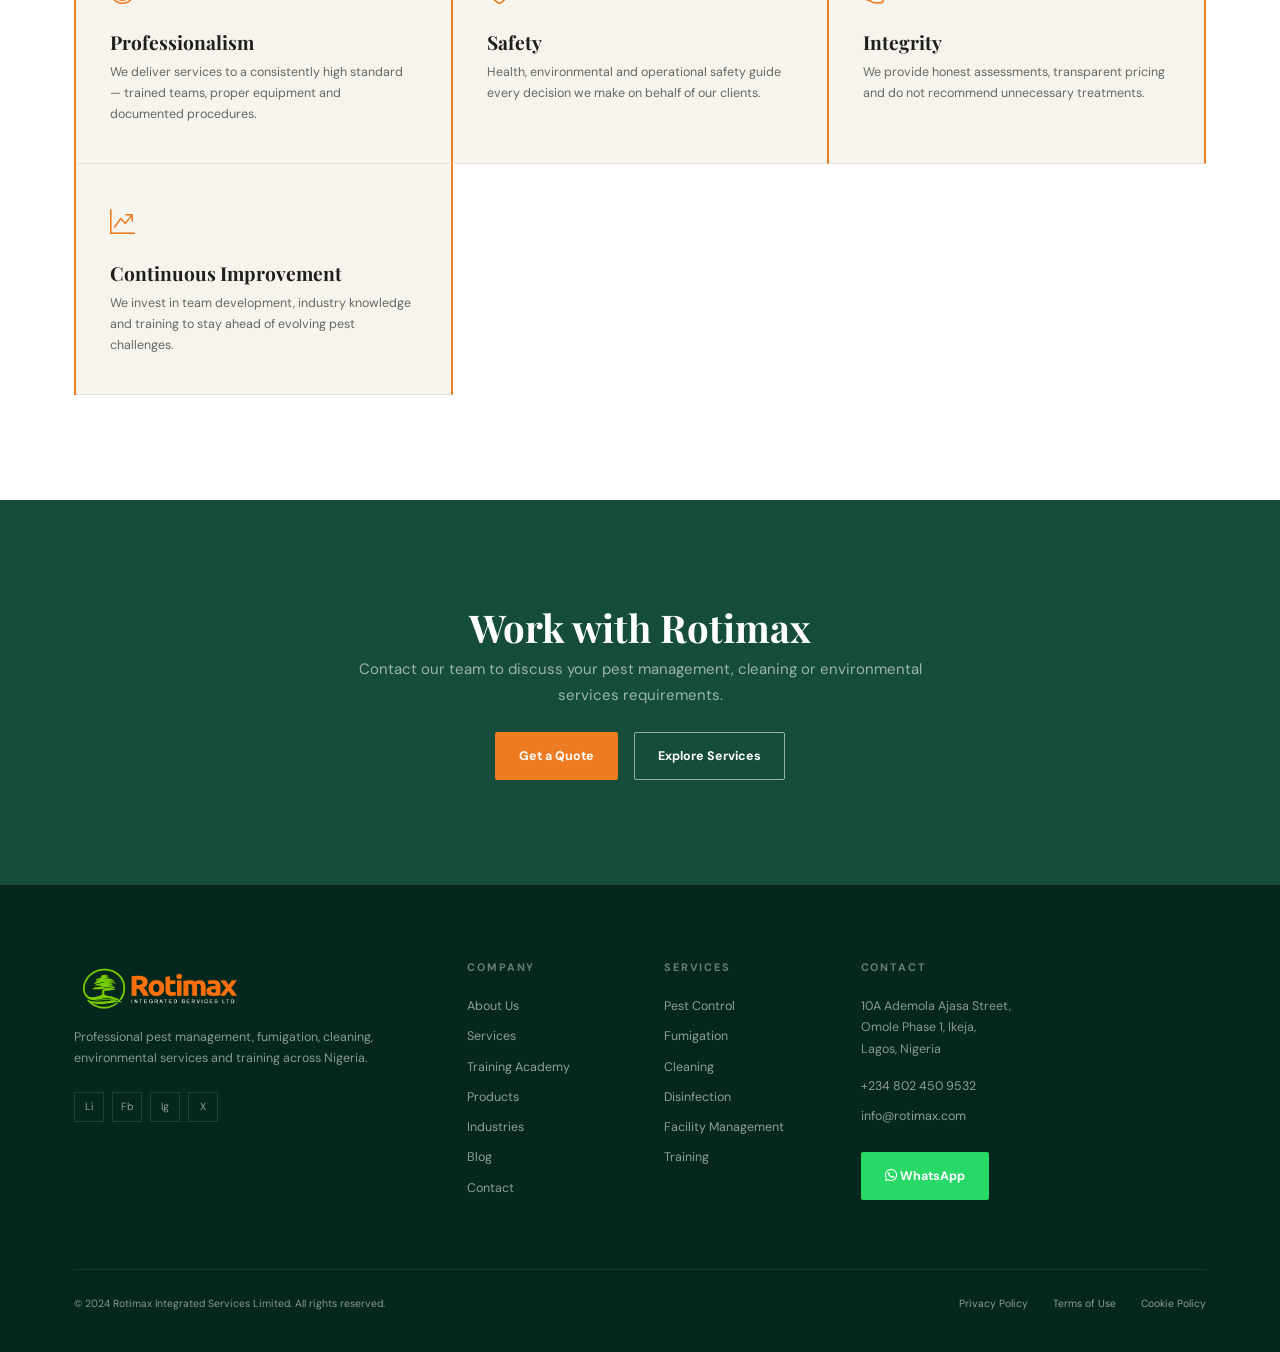
<file: about.html>
<!doctype html>
<html lang="en"><head><meta charset="utf-8"><meta name="viewport" content="width=device-width,initial-scale=1"><meta name="description" content="About Rotimax Integrated Services and our professional pest-management journey."><title>About Us | Rotimax Integrated Services</title><link href="https://cdn.jsdelivr.net/npm/bootstrap@5.3.3/dist/css/bootstrap.min.css" rel="stylesheet"><link href="https://cdn.jsdelivr.net/npm/bootstrap-icons@1.11.3/font/bootstrap-icons.min.css" rel="stylesheet"><link rel="preconnect" href="https://fonts.googleapis.com"><link rel="preconnect" href="https://fonts.gstatic.com" crossorigin><link href="https://fonts.googleapis.com/css2?family=DM+Sans:wght@400;500;600;700&family=Playfair+Display:ital,wght@0,700;1,700&display=swap" rel="stylesheet"><link href="style.css" rel="stylesheet"></head>
<body>
<header class="site-header position-absolute top-0 start-0 w-100"><nav class="navbar navbar-expand-md navbar-dark py-3" aria-label="Main navigation"><div class="container-xl"><a class="navbar-brand brand" href="index.html"><span class="brand-mark"><i class="bi bi-house-door-fill"></i></span><span><strong>ROTIMAX</strong><small>INTEGRATED SERVICES</small></span></a><button class="navbar-toggler border-0 shadow-none" type="button" data-bs-toggle="collapse" data-bs-target="#mainNav" aria-controls="mainNav" aria-expanded="false" aria-label="Toggle navigation"><span class="navbar-toggler-icon"></span></button><div class="collapse navbar-collapse" id="mainNav"><ul class="navbar-nav ms-auto align-items-md-center gap-md-3 gap-xl-4"><li class="nav-item"><a class="nav-link active" href="about.html">About Us</a></li><li class="nav-item"><a class="nav-link" href="services.html">Services</a></li><li class="nav-item"><a class="nav-link" href="academy.html">Training Academy</a></li><li class="nav-item"><a class="nav-link" href="products.html">Products</a></li><li class="nav-item"><a class="nav-link" href="contact.html">Contact</a></li><li class="nav-item ms-md-2"><a class="btn btn-orange btn-sm" href="contact.html">Get a Quote</a></li></ul></div></div></nav></header>
<main>
  <section class="subpage-hero about-hero d-flex align-items-center"><div class="container-xl"><div class="subpage-copy"><span class="eyebrow">ABOUT ROTIMAX</span><h1>Professional Pest Management<br>Since 2010</h1><p>An established Nigerian environmental services company with a proven track record across residential, commercial and industrial sectors.</p></div></div></section>
  <section class="section ivory about-story"><div class="container-xl"><div class="row g-5">
    <div class="col-md-6"><span class="eyebrow">OUR STORY</span><h2>Who We Are</h2><p>Rotimax Integrated Services Limited is a Nigerian environmental health and pest management company providing professional pest control, fumigation, cleaning, disinfection, facility management and environmental solutions for residential, commercial and industrial clients.</p><p>We are based in Ikeja, Lagos and operate across Nigeria, delivering consistent, professional-grade services backed by trained teams, appropriate equipment and documented procedures.</p><p>Rotimax also operates a professional training academy providing practical pest management and fumigation training, certification and mentorship — helping build the next generation of pest-management professionals in Nigeria.</p><div class="about-collage"><img src="assets/company-team-fleet.jpg" alt="Rotimax field team with company service vehicles"><img src="assets/company-fleet-wide.jpg" alt="Rotimax technicians and branded service fleet"></div></div>
    <div class="col-md-6"><h2>Our Journey</h2><div class="journey"><article><i class="bi bi-circle-fill"></i><div><h3>2010</h3><p>Rotimax Integrated Services Limited is founded as a professional pest management and environmental services company in Lagos, Nigeria.</p></div></article><article><i class="bi bi-circle-fill"></i><div><h3>2014+</h3><p>Launch of professional pest-management training programmes for individuals, aspiring operators and corporate clients.</p></div></article><article><i class="bi bi-circle-fill"></i><div><h3>2023</h3><p>The Rotimax Training Academy marks a decade of professional pest-management education, certification and mentorship.</p></div></article><article class="current"><i class="bi bi-circle-fill"></i><div><h3>Present</h3><p>Full-service pest management, fumigation, cleaning, disinfection, facility management, professional training and IPM products.</p></div></article></div><div class="recognised"><span>RECOGNISED BY <b>EHORECON</b></span><span>RECOGNISED BY <b>LASEPA</b></span><span>RECOGNISED BY <b>PECAN</b></span></div></div>
  </div></div></section>
  <section class="section bg-white values-section text-center"><div class="container-xl"><h2>Our Values</h2><p>The principles that guide how we work and serve our clients.</p><div class="row g-0 values-grid mt-5 text-start"><article class="col-md-4"><i class="bi bi-bullseye"></i><h3>Professionalism</h3><p>We deliver services to a consistently high standard — trained teams, proper equipment and documented procedures.</p></article><article class="col-md-4"><i class="bi bi-shield-check"></i><h3>Safety</h3><p>Health, environmental and operational safety guide every decision we make on behalf of our clients.</p></article><article class="col-md-4"><i class="bi bi-hand-thumbs-up"></i><h3>Integrity</h3><p>We provide honest assessments, transparent pricing and do not recommend unnecessary treatments.</p></article><article class="col-md-4"><i class="bi bi-graph-up-arrow"></i><h3>Continuous Improvement</h3><p>We invest in team development, industry knowledge and training to stay ahead of evolving pest challenges.</p></article></div></div></section>
  <section class="section sector-cta text-center"><div class="container"><h2>Work with Rotimax</h2><p>Contact our team to discuss your pest management, cleaning or environmental<br class="d-none d-md-block"> services requirements.</p><div class="d-flex justify-content-center flex-wrap gap-3 mt-4"><a class="btn btn-orange" href="contact.html">Get a Quote</a><a class="btn btn-outline-light" href="services.html">Explore Services</a></div></div></section>
</main>
<footer class="site-footer" id="contact"><div class="container-xl"><div class="row g-5"><div class="col-md-4"><a class="brand footer-brand" href="index.html"><span class="brand-mark"><i class="bi bi-house-door-fill"></i></span><span><strong>ROTIMAX</strong><small>INTEGRATED SERVICES</small></span></a><p>Professional pest management, fumigation, cleaning, environmental services and training across Nigeria.</p><div class="socials"><a href="#">Li</a><a href="#">Fb</a><a href="#">Ig</a><a href="#">X</a></div></div><div class="col-6 col-md-2"><h3>Company</h3><a href="about.html">About Us</a><a href="services.html">Services</a><a href="academy.html">Training Academy</a><a href="products.html">Products</a><a href="industries.html">Industries</a><a href="#">Blog</a><a href="contact.html">Contact</a></div><div class="col-6 col-md-2"><h3>Services</h3><a href="services.html">Pest Control</a><a href="services.html">Fumigation</a><a href="services.html">Cleaning</a><a href="services.html">Disinfection</a><a href="services.html">Facility Management</a><a href="academy.html">Training</a></div><div class="col-md-4"><h3>Contact</h3><p>10A Ademola Ajasa Street,<br>Omole Phase 1, Ikeja,<br>Lagos, Nigeria</p><a href="tel:+2348024509532">+234 802 450 9532</a><a href="mailto:info@rotimax.com">info@rotimax.com</a><a class="btn btn-whatsapp mt-3" href="https://wa.me/2348024509532"><i class="bi bi-whatsapp"></i> WhatsApp</a></div></div><div class="footer-bottom"><span>© 2024 Rotimax Integrated Services Limited. All rights reserved.</span><span><a href="#">Privacy Policy</a><a href="#">Terms of Use</a><a href="#">Cookie Policy</a></span></div></div></footer>
<script src="https://cdn.jsdelivr.net/npm/bootstrap@5.3.3/dist/js/bootstrap.bundle.min.js"></script><script src="main.js"></script></body></html>
</file>
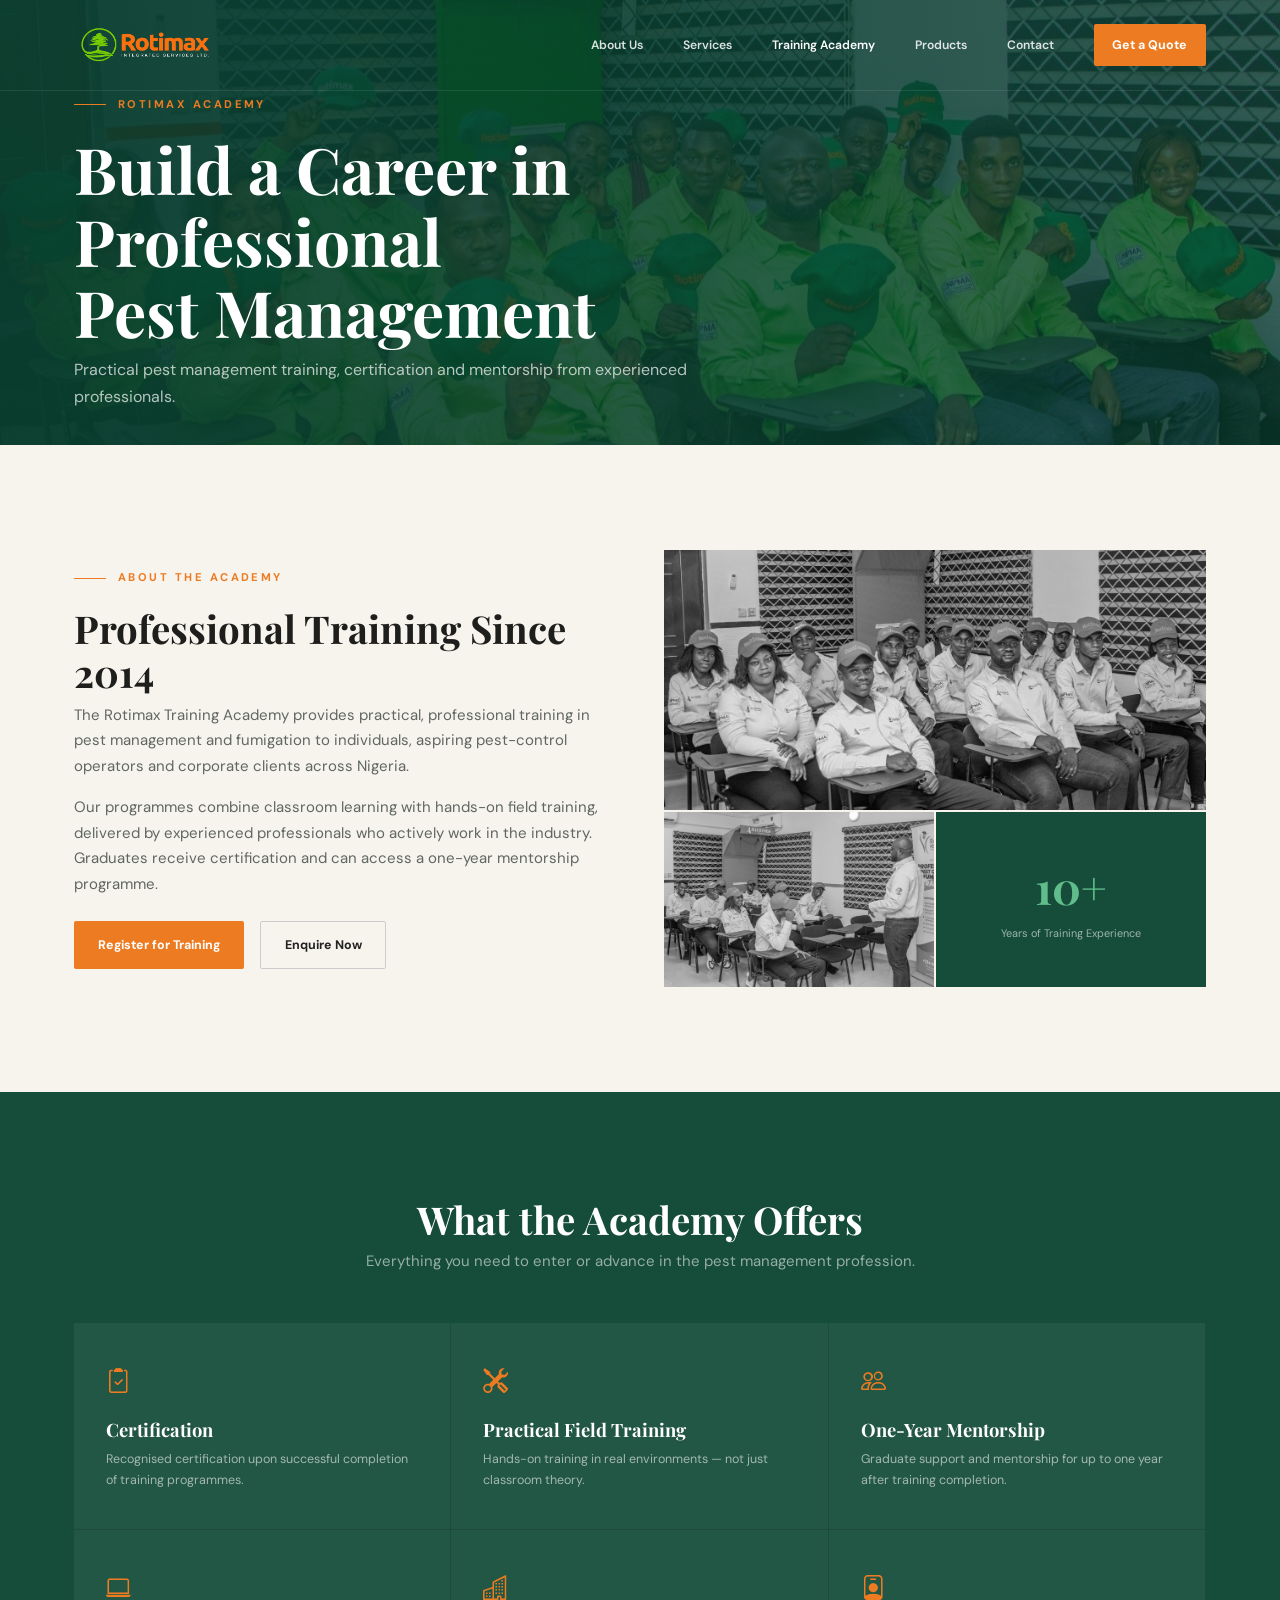
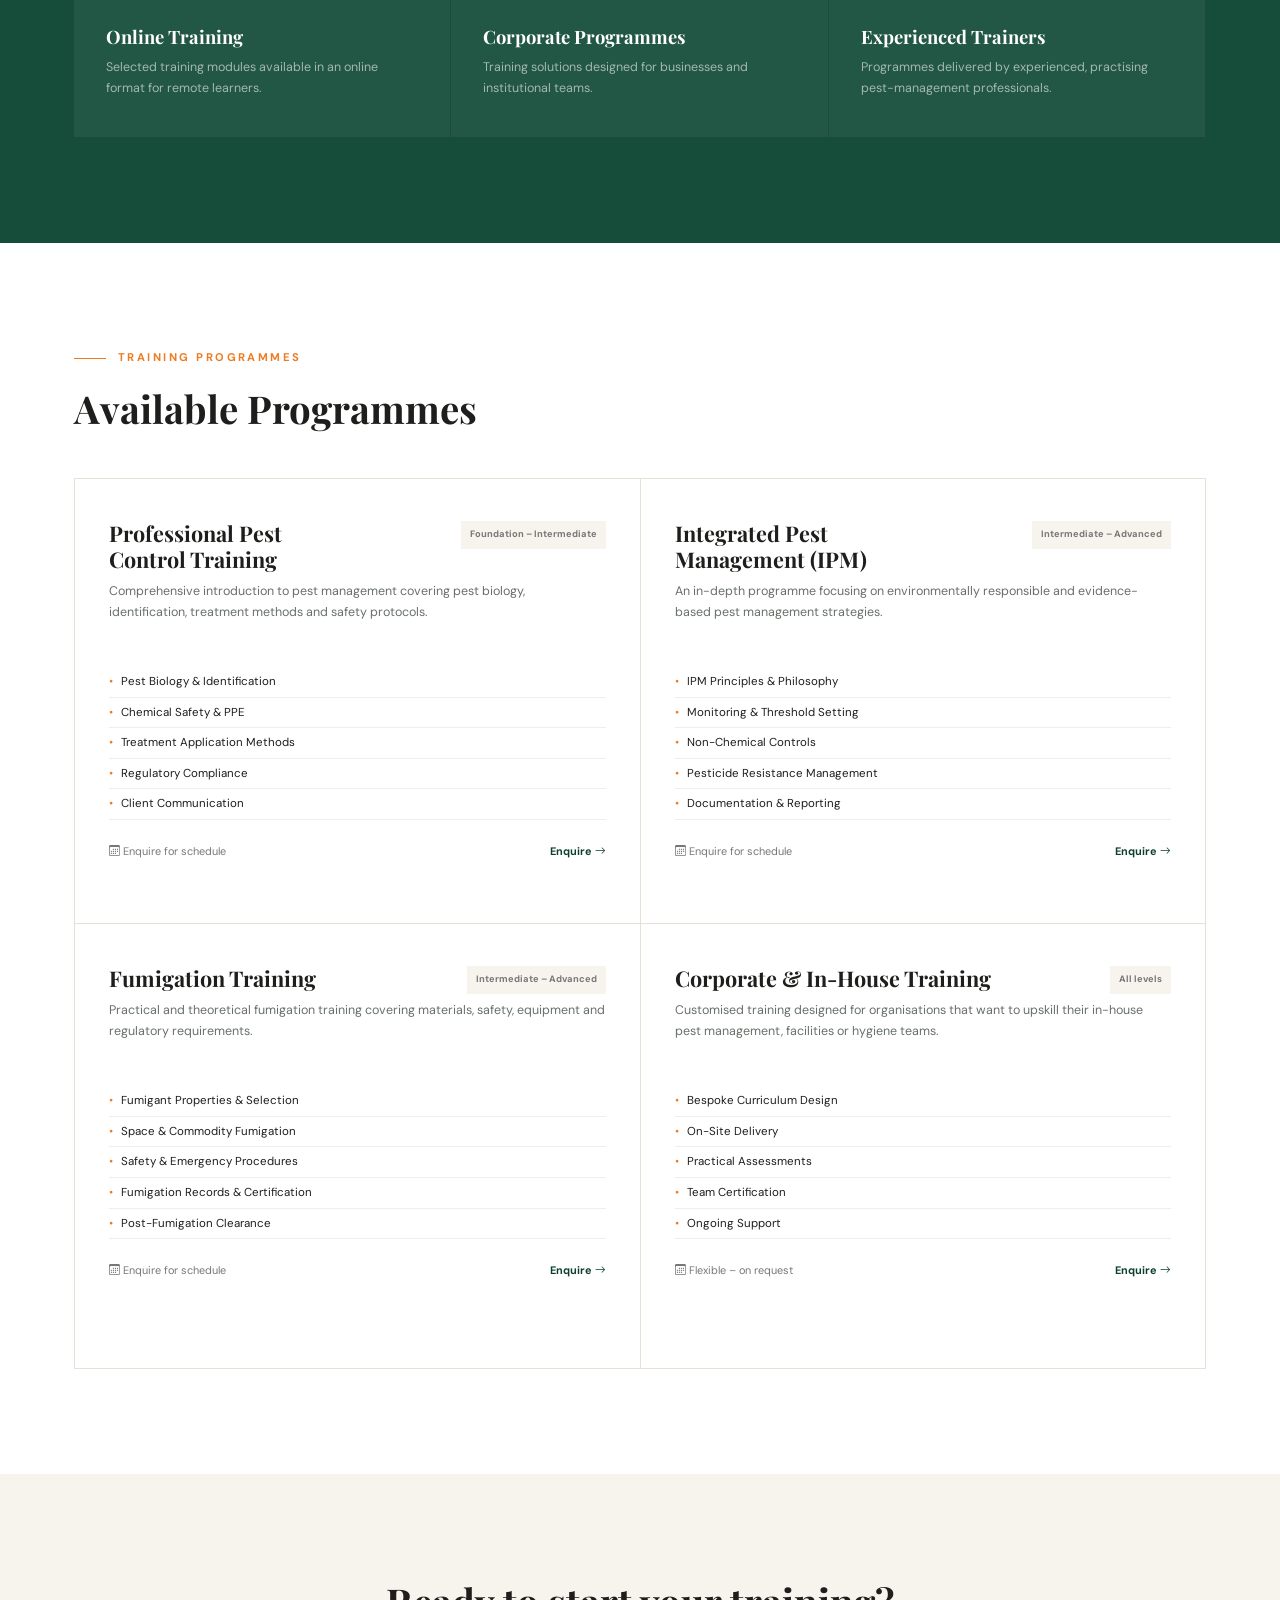
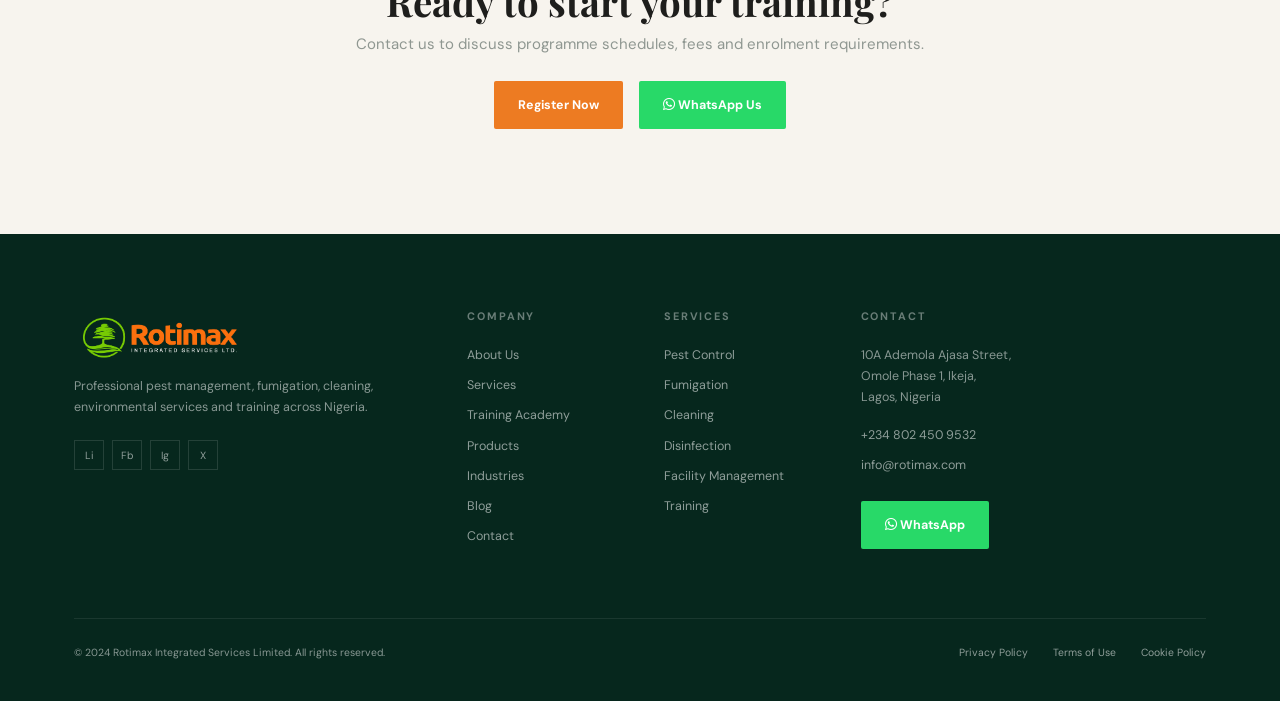
<file: academy.html>
<!doctype html>
<html lang="en">
<head>
  <meta charset="utf-8"><meta name="viewport" content="width=device-width, initial-scale=1">
  <meta name="description" content="Rotimax Academy professional pest-management training programmes.">
  <title>Training Academy | Rotimax Integrated Services</title>
  <link href="https://cdn.jsdelivr.net/npm/bootstrap@5.3.3/dist/css/bootstrap.min.css" rel="stylesheet">
  <link href="https://cdn.jsdelivr.net/npm/bootstrap-icons@1.11.3/font/bootstrap-icons.min.css" rel="stylesheet">
  <link rel="preconnect" href="https://fonts.googleapis.com"><link rel="preconnect" href="https://fonts.gstatic.com" crossorigin>
  <link href="https://fonts.googleapis.com/css2?family=DM+Sans:wght@400;500;600;700&family=Playfair+Display:ital,wght@0,700;1,700&display=swap" rel="stylesheet">
  <link href="style.css" rel="stylesheet">
</head>
<body>
  <header class="site-header position-absolute top-0 start-0 w-100">
    <nav class="navbar navbar-expand-md navbar-dark py-3" aria-label="Main navigation"><div class="container-xl">
      <a class="navbar-brand brand" href="index.html"><span class="brand-mark"><i class="bi bi-house-door-fill"></i></span><span><strong>ROTIMAX</strong><small>INTEGRATED SERVICES</small></span></a>
      <button class="navbar-toggler border-0 shadow-none" type="button" data-bs-toggle="collapse" data-bs-target="#mainNav" aria-controls="mainNav" aria-expanded="false" aria-label="Toggle navigation"><span class="navbar-toggler-icon"></span></button>
      <div class="collapse navbar-collapse" id="mainNav"><ul class="navbar-nav ms-auto align-items-md-center gap-md-3 gap-xl-4"><li class="nav-item"><a class="nav-link" href="about.html">About Us</a></li><li class="nav-item"><a class="nav-link" href="services.html">Services</a></li><li class="nav-item"><a class="nav-link active" href="academy.html">Training Academy</a></li><li class="nav-item"><a class="nav-link" href="products.html">Products</a></li><li class="nav-item"><a class="nav-link" href="contact.html">Contact</a></li><li class="nav-item ms-md-2"><a class="btn btn-orange btn-sm" href="contact.html">Get a Quote</a></li></ul></div>
    </div></nav>
  </header>

  <main>
    <section class="subpage-hero academy-hero d-flex align-items-center"><div class="container-xl"><div class="subpage-copy"><span class="eyebrow">ROTIMAX ACADEMY</span><h1>Build a Career in Professional<br class="d-none d-md-block"> Pest Management</h1><p>Practical pest management training, certification and mentorship from experienced professionals.</p></div></div></section>

    <section class="section ivory academy-about"><div class="container-xl"><div class="row align-items-center g-5">
      <div class="col-md-6"><span class="eyebrow">ABOUT THE ACADEMY</span><h2>Professional Training Since<br>2014</h2><p>The Rotimax Training Academy provides practical, professional training in pest management and fumigation to individuals, aspiring pest-control operators and corporate clients across Nigeria.</p><p>Our programmes combine classroom learning with hands-on field training, delivered by experienced professionals who actively work in the industry. Graduates receive certification and can access a one-year mentorship programme.</p><div class="d-flex flex-wrap gap-3 mt-4"><a class="btn btn-orange" href="#register">Register for Training</a><a class="btn btn-outline-dark" href="mailto:info@rotimax.com">Enquire Now</a></div></div>
      <div class="col-md-6"><div class="academy-mosaic"><img class="academy-main" src="assets/academy-team-classroom.jpg" alt="Rotimax pest-management academy team in the classroom"><img src="assets/academy-training-session-2.jpg" alt="Rotimax trainees during a practical pest-management lesson"><div class="academy-stat"><strong>10+</strong><span>Years of Training Experience</span></div></div></div>
    </div></div></section>

    <section class="section academy-offers text-center"><div class="container-xl"><h2>What the Academy Offers</h2><p>Everything you need to enter or advance in the pest management profession.</p><div class="row g-0 offer-grid mt-5 text-start">
      <article class="col-md-4"><i class="bi bi-clipboard2-check"></i><h3>Certification</h3><p>Recognised certification upon successful completion of training programmes.</p></article><article class="col-md-4"><i class="bi bi-tools"></i><h3>Practical Field Training</h3><p>Hands-on training in real environments — not just classroom theory.</p></article><article class="col-md-4"><i class="bi bi-people"></i><h3>One-Year Mentorship</h3><p>Graduate support and mentorship for up to one year after training completion.</p></article><article class="col-md-4"><i class="bi bi-laptop"></i><h3>Online Training</h3><p>Selected training modules available in an online format for remote learners.</p></article><article class="col-md-4"><i class="bi bi-buildings"></i><h3>Corporate Programmes</h3><p>Training solutions designed for businesses and institutional teams.</p></article><article class="col-md-4"><i class="bi bi-person-badge"></i><h3>Experienced Trainers</h3><p>Programmes delivered by experienced, practising pest-management professionals.</p></article>
    </div></div></section>

    <section class="section bg-white programmes" id="programmes"><div class="container-xl"><span class="eyebrow">TRAINING PROGRAMMES</span><h2>Available Programmes</h2><div class="row g-0 programme-grid mt-5">
      <article class="col-md-6 programme-card"><div class="d-flex justify-content-between gap-3"><h3>Professional Pest<br>Control Training</h3><span class="level">Foundation – Intermediate</span></div><p>Comprehensive introduction to pest management covering pest biology, identification, treatment methods and safety protocols.</p><ul><li>Pest Biology &amp; Identification</li><li>Chemical Safety &amp; PPE</li><li>Treatment Application Methods</li><li>Regulatory Compliance</li><li>Client Communication</li></ul><div class="programme-foot"><span><i class="bi bi-calendar3"></i> Enquire for schedule</span><a href="mailto:info@rotimax.com">Enquire <i class="bi bi-arrow-right"></i></a></div></article>
      <article class="col-md-6 programme-card"><div class="d-flex justify-content-between gap-3"><h3>Integrated Pest<br>Management (IPM)</h3><span class="level">Intermediate – Advanced</span></div><p>An in-depth programme focusing on environmentally responsible and evidence-based pest management strategies.</p><ul><li>IPM Principles &amp; Philosophy</li><li>Monitoring &amp; Threshold Setting</li><li>Non-Chemical Controls</li><li>Pesticide Resistance Management</li><li>Documentation &amp; Reporting</li></ul><div class="programme-foot"><span><i class="bi bi-calendar3"></i> Enquire for schedule</span><a href="mailto:info@rotimax.com">Enquire <i class="bi bi-arrow-right"></i></a></div></article>
      <article class="col-md-6 programme-card"><div class="d-flex justify-content-between gap-3"><h3>Fumigation Training</h3><span class="level">Intermediate – Advanced</span></div><p>Practical and theoretical fumigation training covering materials, safety, equipment and regulatory requirements.</p><ul><li>Fumigant Properties &amp; Selection</li><li>Space &amp; Commodity Fumigation</li><li>Safety &amp; Emergency Procedures</li><li>Fumigation Records &amp; Certification</li><li>Post-Fumigation Clearance</li></ul><div class="programme-foot"><span><i class="bi bi-calendar3"></i> Enquire for schedule</span><a href="mailto:info@rotimax.com">Enquire <i class="bi bi-arrow-right"></i></a></div></article>
      <article class="col-md-6 programme-card"><div class="d-flex justify-content-between gap-3"><h3>Corporate &amp; In-House Training</h3><span class="level">All levels</span></div><p>Customised training designed for organisations that want to upskill their in-house pest management, facilities or hygiene teams.</p><ul><li>Bespoke Curriculum Design</li><li>On-Site Delivery</li><li>Practical Assessments</li><li>Team Certification</li><li>Ongoing Support</li></ul><div class="programme-foot"><span><i class="bi bi-calendar3"></i> Flexible – on request</span><a href="mailto:info@rotimax.com">Enquire <i class="bi bi-arrow-right"></i></a></div></article>
    </div></div></section>

    <section class="section services-cta text-center" id="register"><div class="container"><h2>Ready to start your training?</h2><p>Contact us to discuss programme schedules, fees and enrolment requirements.</p><div class="d-flex justify-content-center flex-wrap gap-3 mt-4"><a class="btn btn-orange" href="mailto:info@rotimax.com">Register Now</a><a class="btn btn-whatsapp" href="https://wa.me/2348024509532"><i class="bi bi-whatsapp"></i> WhatsApp Us</a></div></div></section>
  </main>

  <footer class="site-footer" id="contact"><div class="container-xl"><div class="row g-5"><div class="col-md-4"><a class="brand footer-brand" href="index.html"><span class="brand-mark"><i class="bi bi-house-door-fill"></i></span><span><strong>ROTIMAX</strong><small>INTEGRATED SERVICES</small></span></a><p>Professional pest management, fumigation, cleaning, environmental services and training across Nigeria.</p><div class="socials"><a href="#">Li</a><a href="#">Fb</a><a href="#">Ig</a><a href="#">X</a></div></div><div class="col-6 col-md-2"><h3>Company</h3><a href="index.html#about">About Us</a><a href="services.html">Services</a><a href="academy.html">Training Academy</a><a href="index.html#products">Products</a><a href="industries.html">Industries</a><a href="#">Blog</a><a href="#contact">Contact</a></div><div class="col-6 col-md-2"><h3>Services</h3><a href="services.html">Pest Control</a><a href="services.html">Fumigation</a><a href="services.html">Cleaning</a><a href="services.html">Disinfection</a><a href="services.html">Facility Management</a><a href="academy.html">Training</a></div><div class="col-md-4"><h3>Contact</h3><p>10A Ademola Ajasa Street,<br>Omole Phase 1, Ikeja,<br>Lagos, Nigeria</p><a href="tel:+2348024509532">+234 802 450 9532</a><a href="mailto:info@rotimax.com">info@rotimax.com</a><a class="btn btn-whatsapp mt-3" href="https://wa.me/2348024509532"><i class="bi bi-whatsapp"></i> WhatsApp</a></div></div><div class="footer-bottom"><span>© 2024 Rotimax Integrated Services Limited. All rights reserved.</span><span><a href="#">Privacy Policy</a><a href="#">Terms of Use</a><a href="#">Cookie Policy</a></span></div></div></footer>
  <script src="https://cdn.jsdelivr.net/npm/bootstrap@5.3.3/dist/js/bootstrap.bundle.min.js"></script><script src="main.js"></script>
</body></html>
</file>
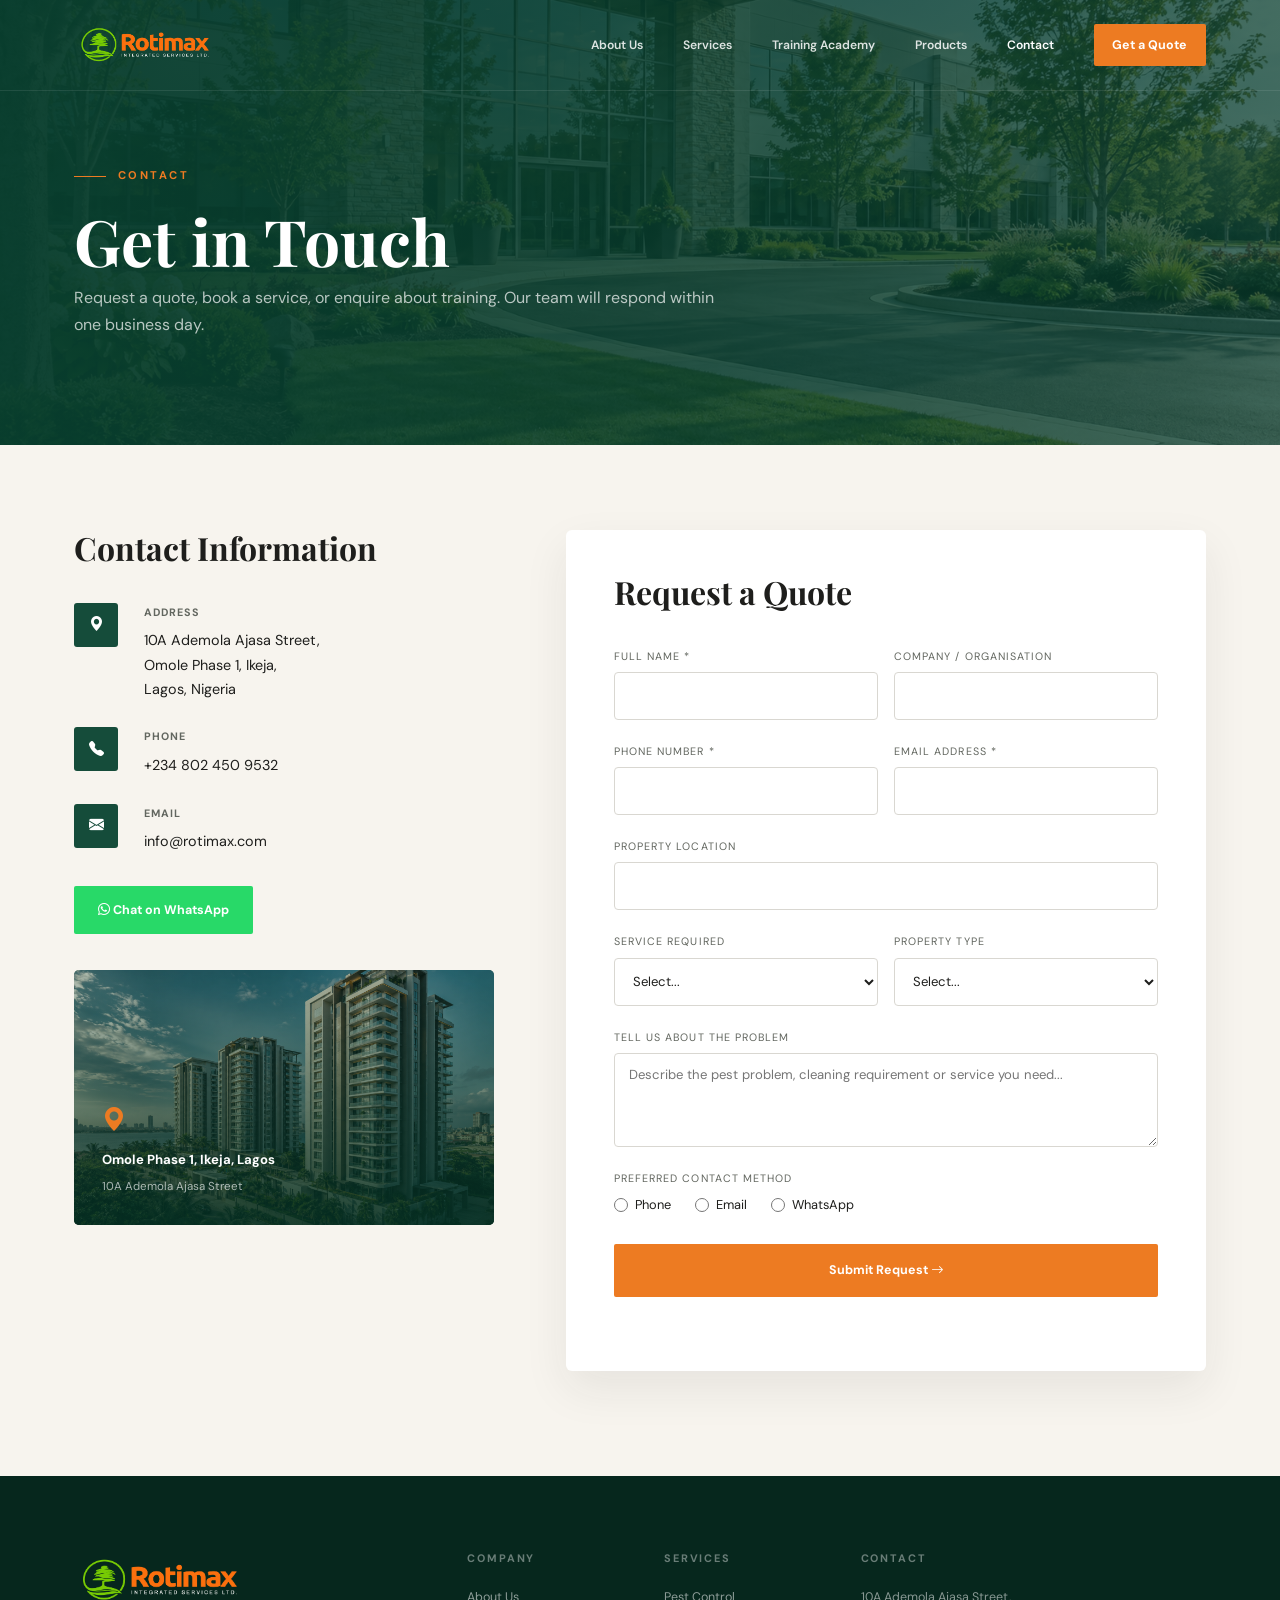
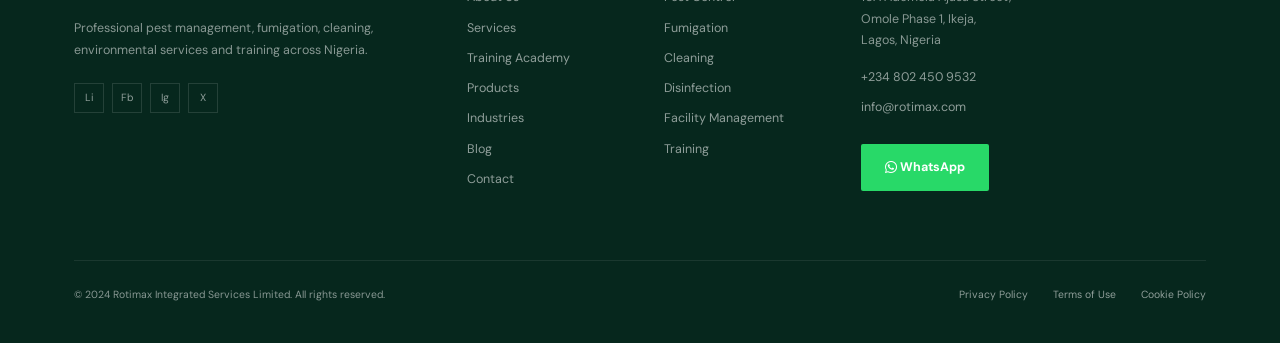
<file: contact.html>
<!doctype html>
<html lang="en"><head><meta charset="utf-8"><meta name="viewport" content="width=device-width,initial-scale=1"><meta name="description" content="Contact Rotimax to request a quote, book a service or enquire about training."><title>Contact | Rotimax Integrated Services</title><link href="https://cdn.jsdelivr.net/npm/bootstrap@5.3.3/dist/css/bootstrap.min.css" rel="stylesheet"><link href="https://cdn.jsdelivr.net/npm/bootstrap-icons@1.11.3/font/bootstrap-icons.min.css" rel="stylesheet"><link rel="preconnect" href="https://fonts.googleapis.com"><link rel="preconnect" href="https://fonts.gstatic.com" crossorigin><link href="https://fonts.googleapis.com/css2?family=DM+Sans:wght@400;500;600;700&family=Playfair+Display:ital,wght@0,700;1,700&display=swap" rel="stylesheet"><link href="style.css" rel="stylesheet"></head>
<body>
<header class="site-header position-absolute top-0 start-0 w-100"><nav class="navbar navbar-expand-md navbar-dark py-3" aria-label="Main navigation"><div class="container-xl"><a class="navbar-brand brand" href="index.html"><span class="brand-mark"><i class="bi bi-house-door-fill"></i></span><span><strong>ROTIMAX</strong><small>INTEGRATED SERVICES</small></span></a><button class="navbar-toggler border-0 shadow-none" type="button" data-bs-toggle="collapse" data-bs-target="#mainNav" aria-controls="mainNav" aria-expanded="false" aria-label="Toggle navigation"><span class="navbar-toggler-icon"></span></button><div class="collapse navbar-collapse" id="mainNav"><ul class="navbar-nav ms-auto align-items-md-center gap-md-3 gap-xl-4"><li class="nav-item"><a class="nav-link" href="about.html">About Us</a></li><li class="nav-item"><a class="nav-link" href="services.html">Services</a></li><li class="nav-item"><a class="nav-link" href="academy.html">Training Academy</a></li><li class="nav-item"><a class="nav-link" href="products.html">Products</a></li><li class="nav-item"><a class="nav-link active" href="contact.html">Contact</a></li><li class="nav-item ms-md-2"><a class="btn btn-orange btn-sm" href="#quoteForm">Get a Quote</a></li></ul></div></div></nav></header>
<main>
  <section class="subpage-hero contact-hero d-flex align-items-center"><div class="container-xl"><div class="subpage-copy"><span class="eyebrow">CONTACT</span><h1>Get in Touch</h1><p>Request a quote, book a service, or enquire about training. Our team will respond within one business day.</p></div></div></section>
  <section class="section ivory contact-section"><div class="container-xl"><div class="row g-5 align-items-start">
    <div class="col-md-5 contact-info"><h2>Contact Information</h2><div class="contact-detail"><span><i class="bi bi-geo-alt-fill"></i></span><div><b>ADDRESS</b><p>10A Ademola Ajasa Street,<br>Omole Phase 1, Ikeja,<br>Lagos, Nigeria</p></div></div><div class="contact-detail"><span><i class="bi bi-telephone-fill"></i></span><div><b>PHONE</b><a href="tel:+2348024509532">+234 802 450 9532</a></div></div><div class="contact-detail"><span><i class="bi bi-envelope-fill"></i></span><div><b>EMAIL</b><a href="mailto:info@rotimax.com">info@rotimax.com</a></div></div><a class="btn btn-whatsapp contact-whatsapp" href="https://wa.me/2348024509532"><i class="bi bi-whatsapp"></i> Chat on WhatsApp</a><div class="location-card"><img src="assets/residential-highrise.png" alt="Rotimax office location in Omole Phase 1, Ikeja"><div><i class="bi bi-geo-alt-fill"></i><strong>Omole Phase 1, Ikeja, Lagos</strong><span>10A Ademola Ajasa Street</span></div></div></div>
    <div class="col-md-7"><form class="quote-form" id="quoteForm" novalidate><h2>Request a Quote</h2><div class="row form-grid"><label class="col-md-6">FULL NAME *<input name="name" required autocomplete="name"></label><label class="col-md-6">COMPANY / ORGANISATION<input name="company" autocomplete="organization"></label><label class="col-md-6">PHONE NUMBER *<input name="phone" required inputmode="tel" autocomplete="tel"></label><label class="col-md-6">EMAIL ADDRESS *<input name="email" required type="email" autocomplete="email"></label><label class="col-12">PROPERTY LOCATION<input name="location" autocomplete="street-address"></label><label class="col-md-6">SERVICE REQUIRED<select name="service" required><option value="">Select...</option><option>Pest Control</option><option>Fumigation</option><option>Cleaning</option><option>Disinfection</option><option>Facility Management</option><option>Training</option><option>Product Information</option></select></label><label class="col-md-6">PROPERTY TYPE<select name="property"><option value="">Select...</option><option>Residential</option><option>Commercial</option><option>Industrial</option><option>Institutional</option></select></label><label class="col-12">TELL US ABOUT THE PROBLEM<textarea name="message" rows="4" placeholder="Describe the pest problem, cleaning requirement or service you need..."></textarea></label><fieldset class="col-12 contact-method"><legend>PREFERRED CONTACT METHOD</legend><label><input type="radio" name="contactMethod" value="Phone"> Phone</label><label><input type="radio" name="contactMethod" value="Email"> Email</label><label><input type="radio" name="contactMethod" value="WhatsApp"> WhatsApp</label></fieldset></div><button class="btn btn-orange quote-submit" type="submit">Submit Request <i class="bi bi-arrow-right"></i></button><p class="form-status" role="status" aria-live="polite"></p></form></div>
  </div></div></section>
</main>
<footer class="site-footer"><div class="container-xl"><div class="row g-5"><div class="col-md-4"><a class="brand footer-brand" href="index.html"><span class="brand-mark"><i class="bi bi-house-door-fill"></i></span><span><strong>ROTIMAX</strong><small>INTEGRATED SERVICES</small></span></a><p>Professional pest management, fumigation, cleaning, environmental services and training across Nigeria.</p><div class="socials"><a href="#">Li</a><a href="#">Fb</a><a href="#">Ig</a><a href="#">X</a></div></div><div class="col-6 col-md-2"><h3>Company</h3><a href="about.html">About Us</a><a href="services.html">Services</a><a href="academy.html">Training Academy</a><a href="products.html">Products</a><a href="industries.html">Industries</a><a href="#">Blog</a><a href="contact.html">Contact</a></div><div class="col-6 col-md-2"><h3>Services</h3><a href="services.html">Pest Control</a><a href="services.html">Fumigation</a><a href="services.html">Cleaning</a><a href="services.html">Disinfection</a><a href="services.html">Facility Management</a><a href="academy.html">Training</a></div><div class="col-md-4"><h3>Contact</h3><p>10A Ademola Ajasa Street,<br>Omole Phase 1, Ikeja,<br>Lagos, Nigeria</p><a href="tel:+2348024509532">+234 802 450 9532</a><a href="mailto:info@rotimax.com">info@rotimax.com</a><a class="btn btn-whatsapp mt-3" href="https://wa.me/2348024509532"><i class="bi bi-whatsapp"></i> WhatsApp</a></div></div><div class="footer-bottom"><span>© 2024 Rotimax Integrated Services Limited. All rights reserved.</span><span><a href="#">Privacy Policy</a><a href="#">Terms of Use</a><a href="#">Cookie Policy</a></span></div></div></footer>
<script src="https://cdn.jsdelivr.net/npm/bootstrap@5.3.3/dist/js/bootstrap.bundle.min.js"></script><script src="main.js"></script></body></html>
</file>
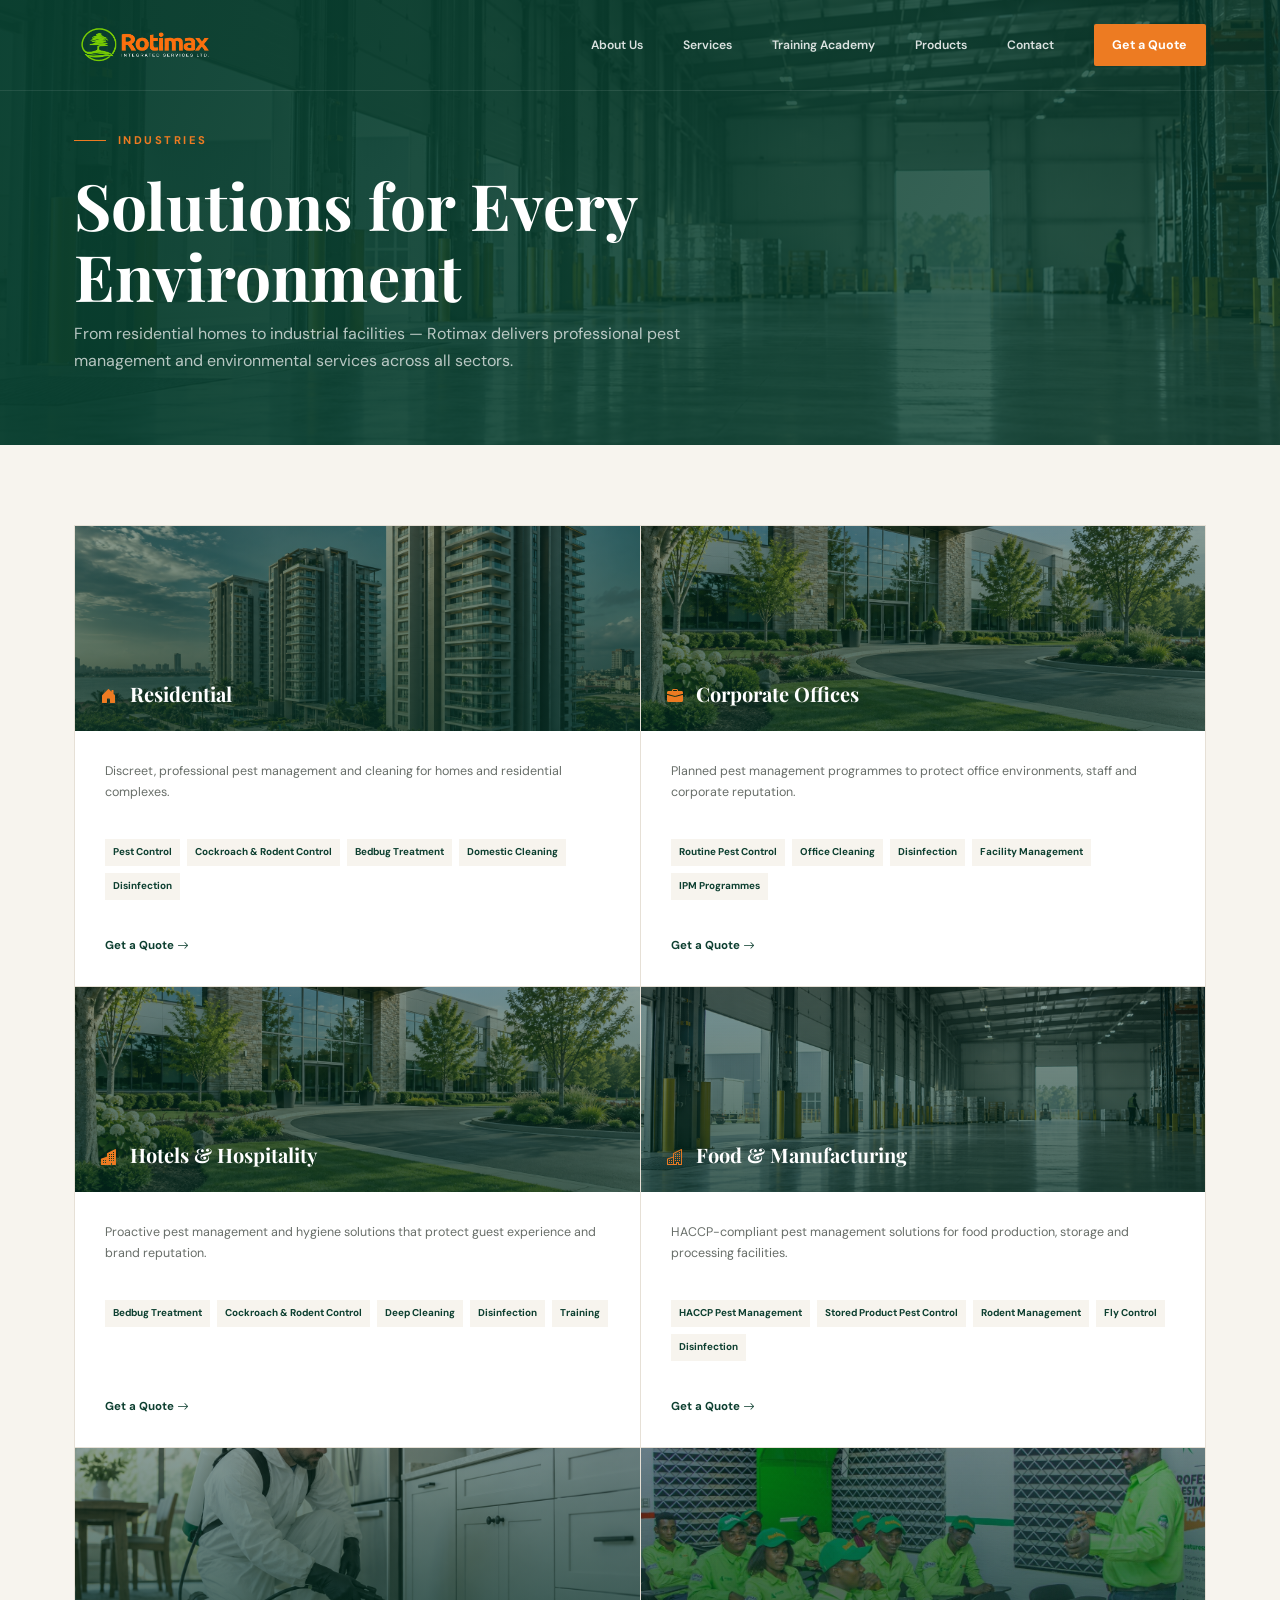
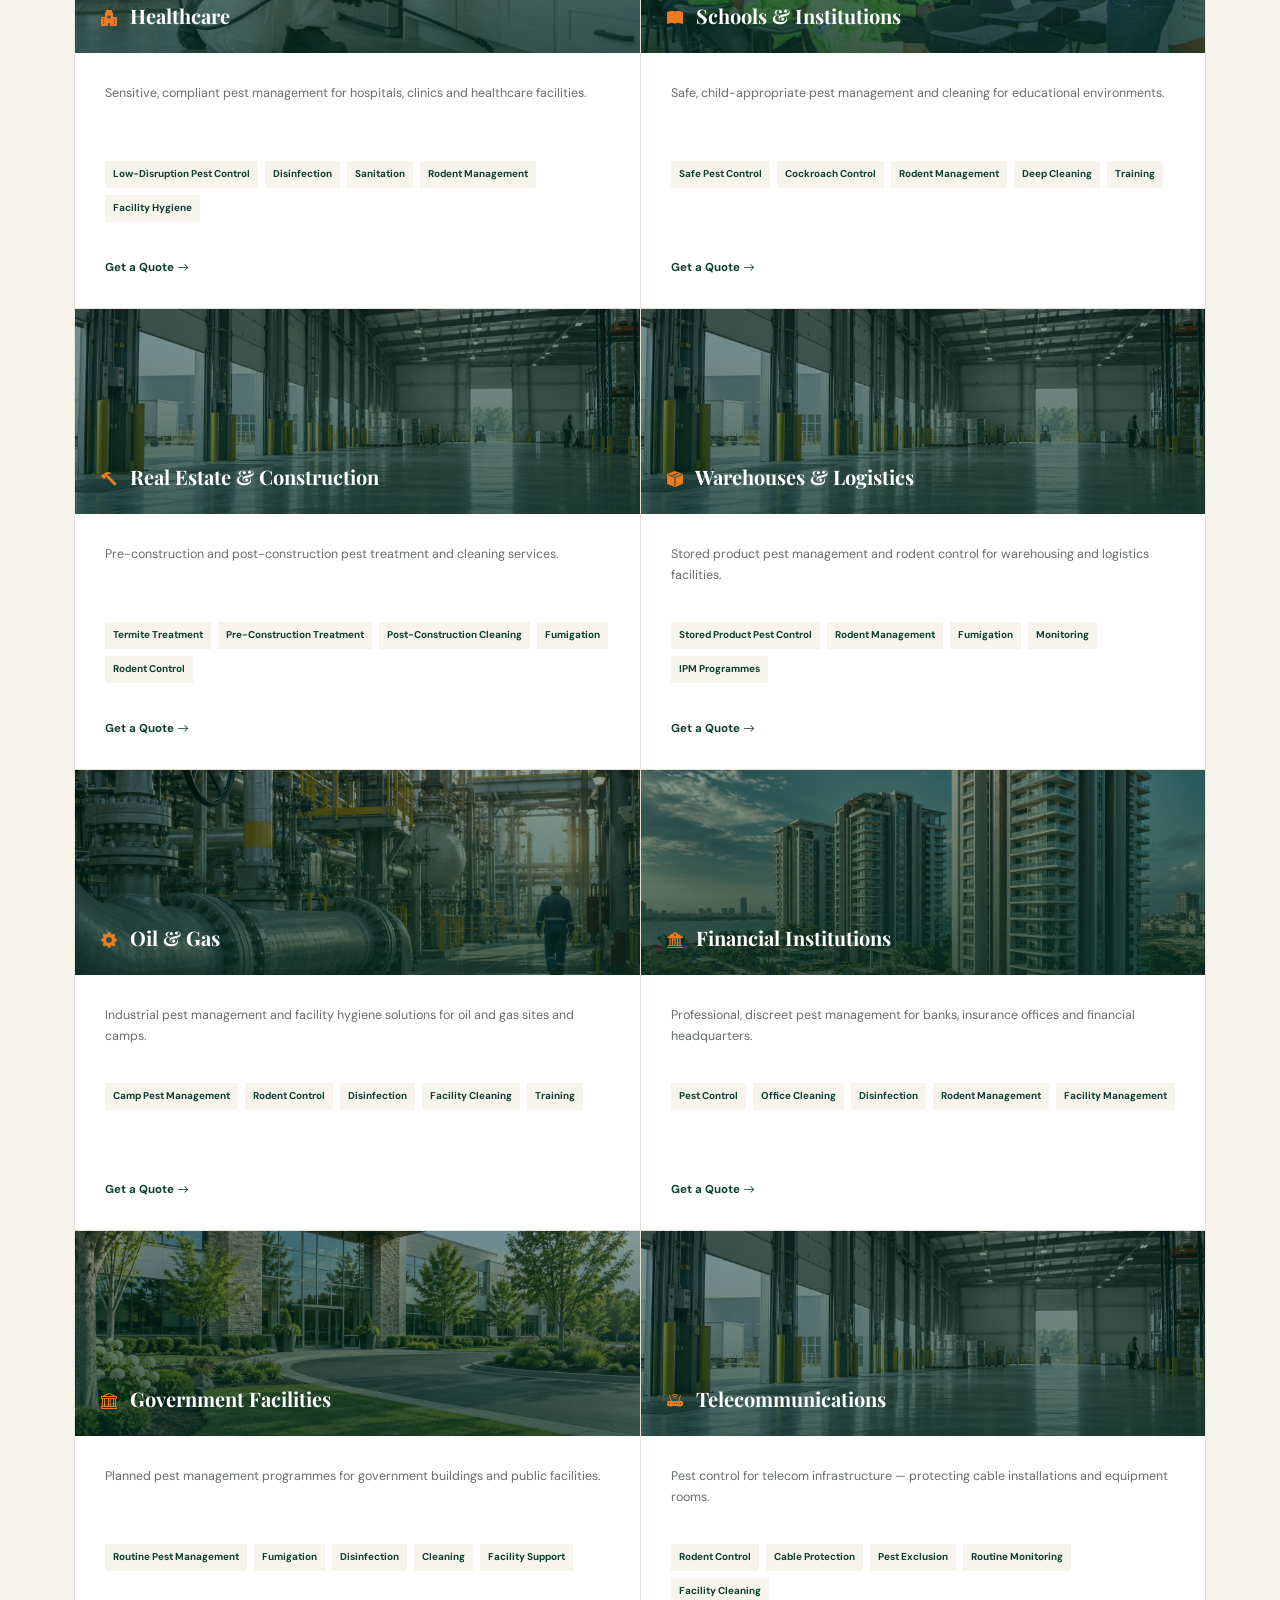
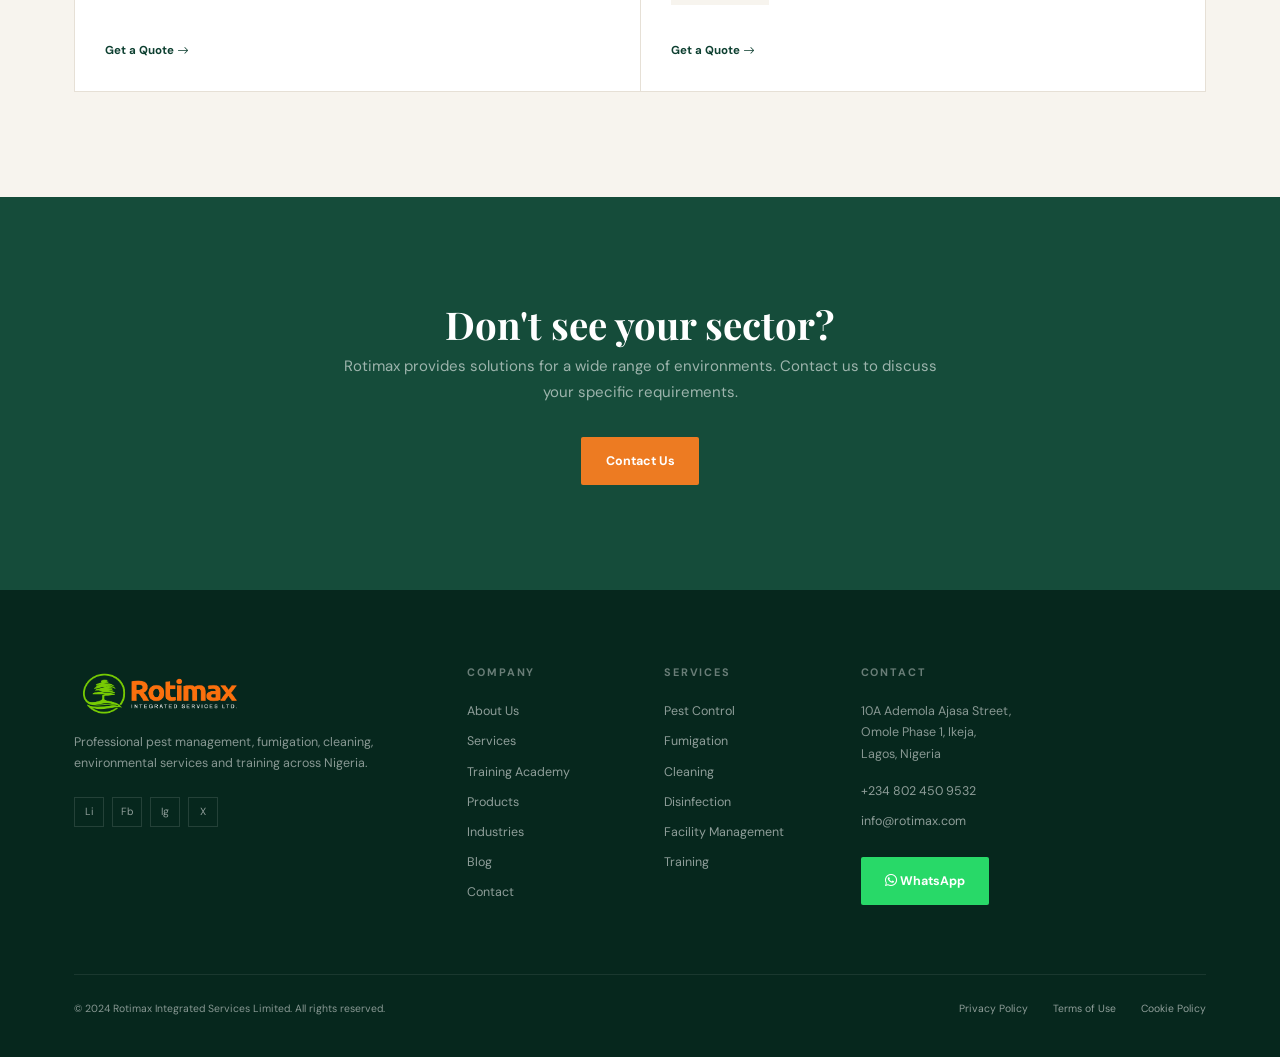
<file: industries.html>
<!doctype html>
<html lang="en"><head><meta charset="utf-8"><meta name="viewport" content="width=device-width, initial-scale=1"><meta name="description" content="Rotimax pest-management and environmental solutions for every industry."><title>Industries | Rotimax Integrated Services</title><link href="https://cdn.jsdelivr.net/npm/bootstrap@5.3.3/dist/css/bootstrap.min.css" rel="stylesheet"><link href="https://cdn.jsdelivr.net/npm/bootstrap-icons@1.11.3/font/bootstrap-icons.min.css" rel="stylesheet"><link rel="preconnect" href="https://fonts.googleapis.com"><link rel="preconnect" href="https://fonts.gstatic.com" crossorigin><link href="https://fonts.googleapis.com/css2?family=DM+Sans:wght@400;500;600;700&family=Playfair+Display:ital,wght@0,700;1,700&display=swap" rel="stylesheet"><link href="style.css" rel="stylesheet"></head>
<body>
  <header class="site-header position-absolute top-0 start-0 w-100"><nav class="navbar navbar-expand-md navbar-dark py-3" aria-label="Main navigation"><div class="container-xl"><a class="navbar-brand brand" href="index.html"><span class="brand-mark"><i class="bi bi-house-door-fill"></i></span><span><strong>ROTIMAX</strong><small>INTEGRATED SERVICES</small></span></a><button class="navbar-toggler border-0 shadow-none" type="button" data-bs-toggle="collapse" data-bs-target="#mainNav" aria-controls="mainNav" aria-expanded="false" aria-label="Toggle navigation"><span class="navbar-toggler-icon"></span></button><div class="collapse navbar-collapse" id="mainNav"><ul class="navbar-nav ms-auto align-items-md-center gap-md-3 gap-xl-4"><li class="nav-item"><a class="nav-link" href="about.html">About Us</a></li><li class="nav-item"><a class="nav-link" href="services.html">Services</a></li><li class="nav-item"><a class="nav-link" href="academy.html">Training Academy</a></li><li class="nav-item"><a class="nav-link" href="products.html">Products</a></li><li class="nav-item"><a class="nav-link" href="contact.html">Contact</a></li><li class="nav-item ms-md-2"><a class="btn btn-orange btn-sm" href="contact.html">Get a Quote</a></li></ul></div></div></nav></header>
  <main>
    <section class="subpage-hero industries-hero d-flex align-items-center"><div class="container-xl"><div class="subpage-copy"><span class="eyebrow">INDUSTRIES</span><h1>Solutions for Every Environment</h1><p>From residential homes to industrial facilities — Rotimax delivers professional pest management and environmental services across all sectors.</p></div></div></section>
    <section class="section ivory industry-list"><div class="container-xl"><div class="row g-0 industry-grid">
      <article class="col-md-6 industry-card"><div class="industry-photo" style="--industry-image:url('assets/residential-highrise.png')"><h2><i class="bi bi-house-door-fill"></i> Residential</h2></div><div class="industry-body"><p>Discreet, professional pest management and cleaning for homes and residential complexes.</p><div class="tags"><span>Pest Control</span><span>Cockroach &amp; Rodent Control</span><span>Bedbug Treatment</span><span>Domestic Cleaning</span><span>Disinfection</span></div><a href="#sector">Get a Quote <i class="bi bi-arrow-right"></i></a></div></article>
      <article class="col-md-6 industry-card"><div class="industry-photo" style="--industry-image:url('assets/corporate-clients.png')"><h2><i class="bi bi-briefcase-fill"></i> Corporate Offices</h2></div><div class="industry-body"><p>Planned pest management programmes to protect office environments, staff and corporate reputation.</p><div class="tags"><span>Routine Pest Control</span><span>Office Cleaning</span><span>Disinfection</span><span>Facility Management</span><span>IPM Programmes</span></div><a href="#sector">Get a Quote <i class="bi bi-arrow-right"></i></a></div></article>
      <article class="col-md-6 industry-card"><div class="industry-photo" style="--industry-image:url('assets/corporate-clients.png')"><h2><i class="bi bi-buildings-fill"></i> Hotels &amp; Hospitality</h2></div><div class="industry-body"><p>Proactive pest management and hygiene solutions that protect guest experience and brand reputation.</p><div class="tags"><span>Bedbug Treatment</span><span>Cockroach &amp; Rodent Control</span><span>Deep Cleaning</span><span>Disinfection</span><span>Training</span></div><a href="#sector">Get a Quote <i class="bi bi-arrow-right"></i></a></div></article>
      <article class="col-md-6 industry-card"><div class="industry-photo" style="--industry-image:url('assets/warehouse-hero.png')"><h2><i class="bi bi-buildings"></i> Food &amp; Manufacturing</h2></div><div class="industry-body"><p>HACCP-compliant pest management solutions for food production, storage and processing facilities.</p><div class="tags"><span>HACCP Pest Management</span><span>Stored Product Pest Control</span><span>Rodent Management</span><span>Fly Control</span><span>Disinfection</span></div><a href="#sector">Get a Quote <i class="bi bi-arrow-right"></i></a></div></article>
      <article class="col-md-6 industry-card"><div class="industry-photo" style="--industry-image:url('assets/residential-clients.png')"><h2><i class="bi bi-hospital-fill"></i> Healthcare</h2></div><div class="industry-body"><p>Sensitive, compliant pest management for hospitals, clinics and healthcare facilities.</p><div class="tags"><span>Low-Disruption Pest Control</span><span>Disinfection</span><span>Sanitation</span><span>Rodent Management</span><span>Facility Hygiene</span></div><a href="#sector">Get a Quote <i class="bi bi-arrow-right"></i></a></div></article>
      <article class="col-md-6 industry-card"><div class="industry-photo" style="--industry-image:url('assets/academy-training-session.jpg')"><h2><i class="bi bi-book-fill"></i> Schools &amp; Institutions</h2></div><div class="industry-body"><p>Safe, child-appropriate pest management and cleaning for educational environments.</p><div class="tags"><span>Safe Pest Control</span><span>Cockroach Control</span><span>Rodent Management</span><span>Deep Cleaning</span><span>Training</span></div><a href="#sector">Get a Quote <i class="bi bi-arrow-right"></i></a></div></article>
      <article class="col-md-6 industry-card"><div class="industry-photo" style="--industry-image:url('assets/warehouse-hero.png')"><h2><i class="bi bi-hammer"></i> Real Estate &amp; Construction</h2></div><div class="industry-body"><p>Pre-construction and post-construction pest treatment and cleaning services.</p><div class="tags"><span>Termite Treatment</span><span>Pre-Construction Treatment</span><span>Post-Construction Cleaning</span><span>Fumigation</span><span>Rodent Control</span></div><a href="#sector">Get a Quote <i class="bi bi-arrow-right"></i></a></div></article>
      <article class="col-md-6 industry-card"><div class="industry-photo" style="--industry-image:url('assets/warehouse-hero.png')"><h2><i class="bi bi-box-seam-fill"></i> Warehouses &amp; Logistics</h2></div><div class="industry-body"><p>Stored product pest management and rodent control for warehousing and logistics facilities.</p><div class="tags"><span>Stored Product Pest Control</span><span>Rodent Management</span><span>Fumigation</span><span>Monitoring</span><span>IPM Programmes</span></div><a href="#sector">Get a Quote <i class="bi bi-arrow-right"></i></a></div></article>
      <article class="col-md-6 industry-card"><div class="industry-photo" style="--industry-image:url('assets/oil-gas-facility.png')"><h2><i class="bi bi-gear-fill"></i> Oil &amp; Gas</h2></div><div class="industry-body"><p>Industrial pest management and facility hygiene solutions for oil and gas sites and camps.</p><div class="tags"><span>Camp Pest Management</span><span>Rodent Control</span><span>Disinfection</span><span>Facility Cleaning</span><span>Training</span></div><a href="#sector">Get a Quote <i class="bi bi-arrow-right"></i></a></div></article>
      <article class="col-md-6 industry-card"><div class="industry-photo" style="--industry-image:url('assets/residential-highrise.png')"><h2><i class="bi bi-bank2"></i> Financial Institutions</h2></div><div class="industry-body"><p>Professional, discreet pest management for banks, insurance offices and financial headquarters.</p><div class="tags"><span>Pest Control</span><span>Office Cleaning</span><span>Disinfection</span><span>Rodent Management</span><span>Facility Management</span></div><a href="#sector">Get a Quote <i class="bi bi-arrow-right"></i></a></div></article>
      <article class="col-md-6 industry-card"><div class="industry-photo" style="--industry-image:url('assets/corporate-clients.png')"><h2><i class="bi bi-bank"></i> Government Facilities</h2></div><div class="industry-body"><p>Planned pest management programmes for government buildings and public facilities.</p><div class="tags"><span>Routine Pest Management</span><span>Fumigation</span><span>Disinfection</span><span>Cleaning</span><span>Facility Support</span></div><a href="#sector">Get a Quote <i class="bi bi-arrow-right"></i></a></div></article>
      <article class="col-md-6 industry-card"><div class="industry-photo" style="--industry-image:url('assets/warehouse-hero.png')"><h2><i class="bi bi-router-fill"></i> Telecommunications</h2></div><div class="industry-body"><p>Pest control for telecom infrastructure — protecting cable installations and equipment rooms.</p><div class="tags"><span>Rodent Control</span><span>Cable Protection</span><span>Pest Exclusion</span><span>Routine Monitoring</span><span>Facility Cleaning</span></div><a href="#sector">Get a Quote <i class="bi bi-arrow-right"></i></a></div></article>
    </div></div></section>
    <section class="section sector-cta text-center" id="sector"><div class="container"><h2>Don't see your sector?</h2><p>Rotimax provides solutions for a wide range of environments. Contact us to discuss<br class="d-none d-md-block"> your specific requirements.</p><a class="btn btn-orange mt-3" href="mailto:info@rotimax.com">Contact Us</a></div></section>
  </main>
  <footer class="site-footer" id="contact"><div class="container-xl"><div class="row g-5"><div class="col-md-4"><a class="brand footer-brand" href="index.html"><span class="brand-mark"><i class="bi bi-house-door-fill"></i></span><span><strong>ROTIMAX</strong><small>INTEGRATED SERVICES</small></span></a><p>Professional pest management, fumigation, cleaning, environmental services and training across Nigeria.</p><div class="socials"><a href="#">Li</a><a href="#">Fb</a><a href="#">Ig</a><a href="#">X</a></div></div><div class="col-6 col-md-2"><h3>Company</h3><a href="index.html#about">About Us</a><a href="services.html">Services</a><a href="academy.html">Training Academy</a><a href="index.html#products">Products</a><a href="industries.html">Industries</a><a href="#">Blog</a><a href="#contact">Contact</a></div><div class="col-6 col-md-2"><h3>Services</h3><a href="services.html">Pest Control</a><a href="services.html">Fumigation</a><a href="services.html">Cleaning</a><a href="services.html">Disinfection</a><a href="services.html">Facility Management</a><a href="academy.html">Training</a></div><div class="col-md-4"><h3>Contact</h3><p>10A Ademola Ajasa Street,<br>Omole Phase 1, Ikeja,<br>Lagos, Nigeria</p><a href="tel:+2348024509532">+234 802 450 9532</a><a href="mailto:info@rotimax.com">info@rotimax.com</a><a class="btn btn-whatsapp mt-3" href="https://wa.me/2348024509532"><i class="bi bi-whatsapp"></i> WhatsApp</a></div></div><div class="footer-bottom"><span>© 2024 Rotimax Integrated Services Limited. All rights reserved.</span><span><a href="#">Privacy Policy</a><a href="#">Terms of Use</a><a href="#">Cookie Policy</a></span></div></div></footer>
  <script src="https://cdn.jsdelivr.net/npm/bootstrap@5.3.3/dist/js/bootstrap.bundle.min.js"></script><script src="main.js"></script>
</body></html>
</file>
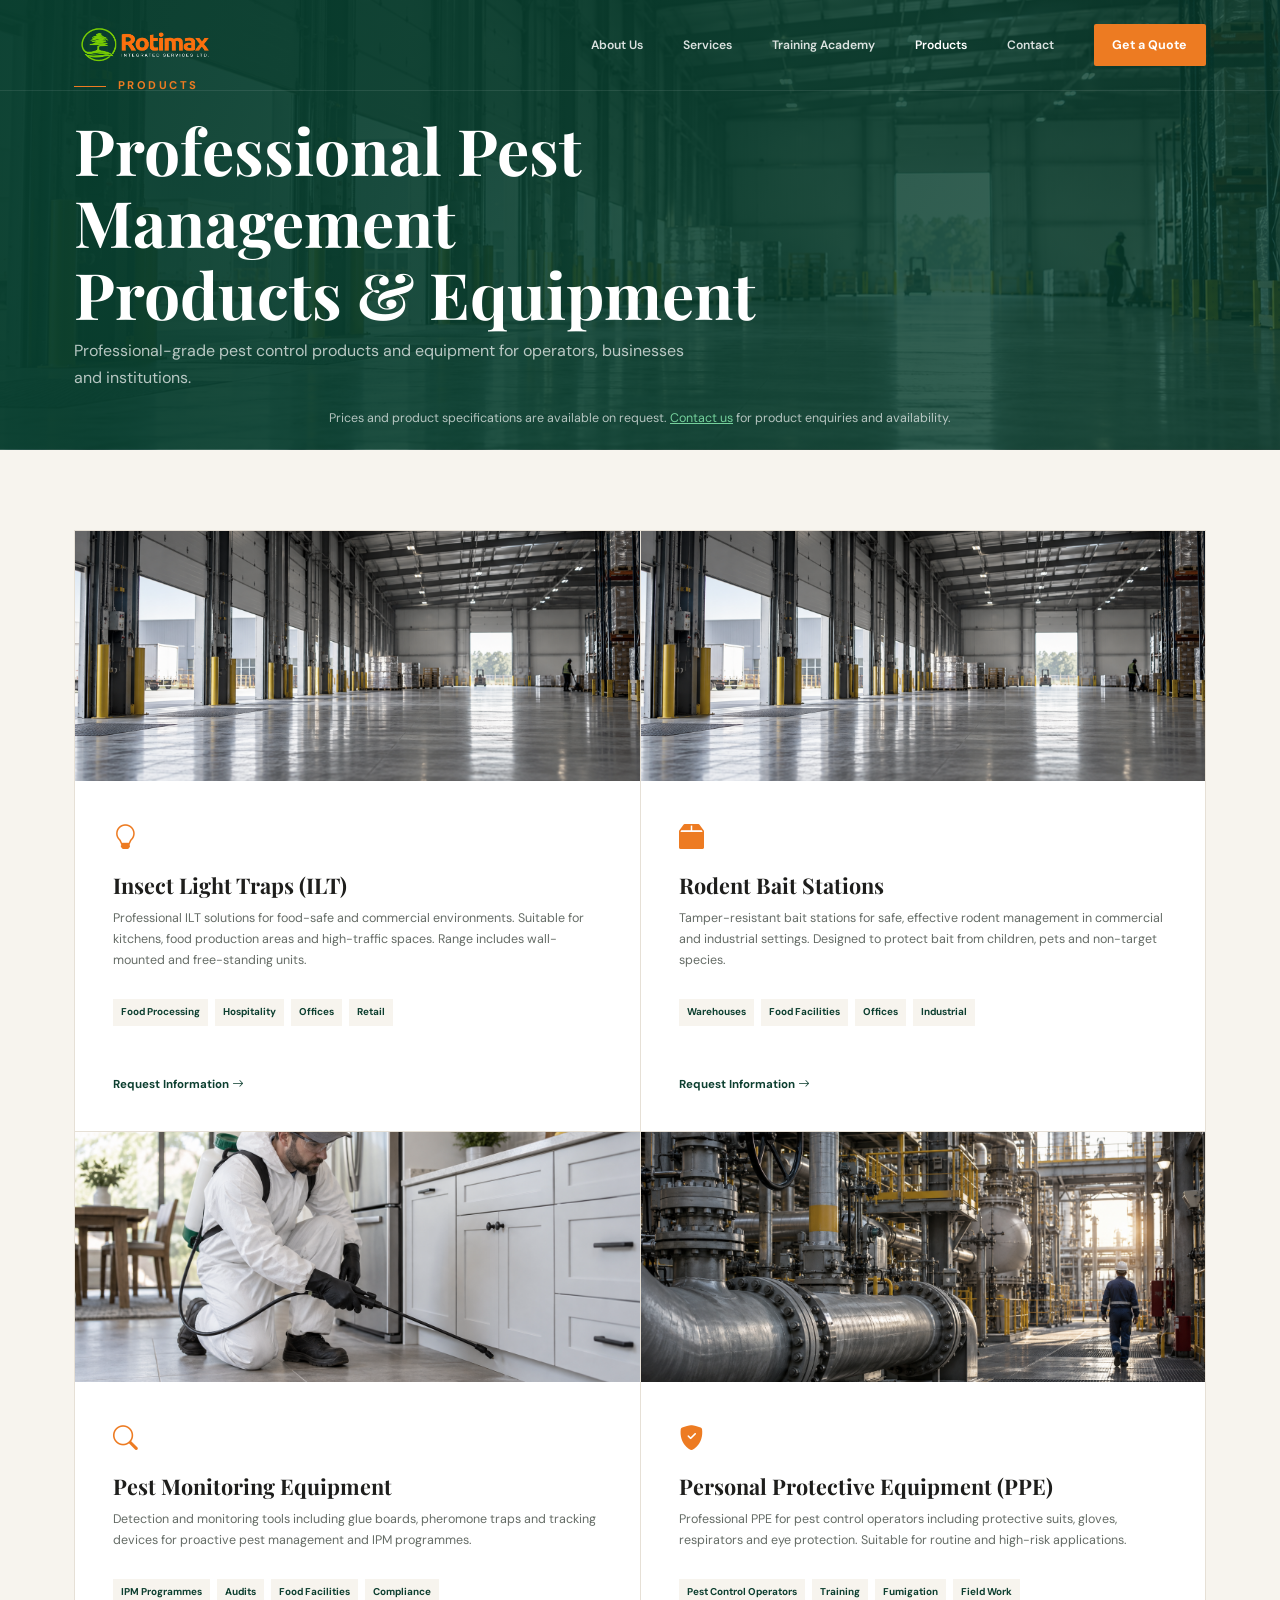
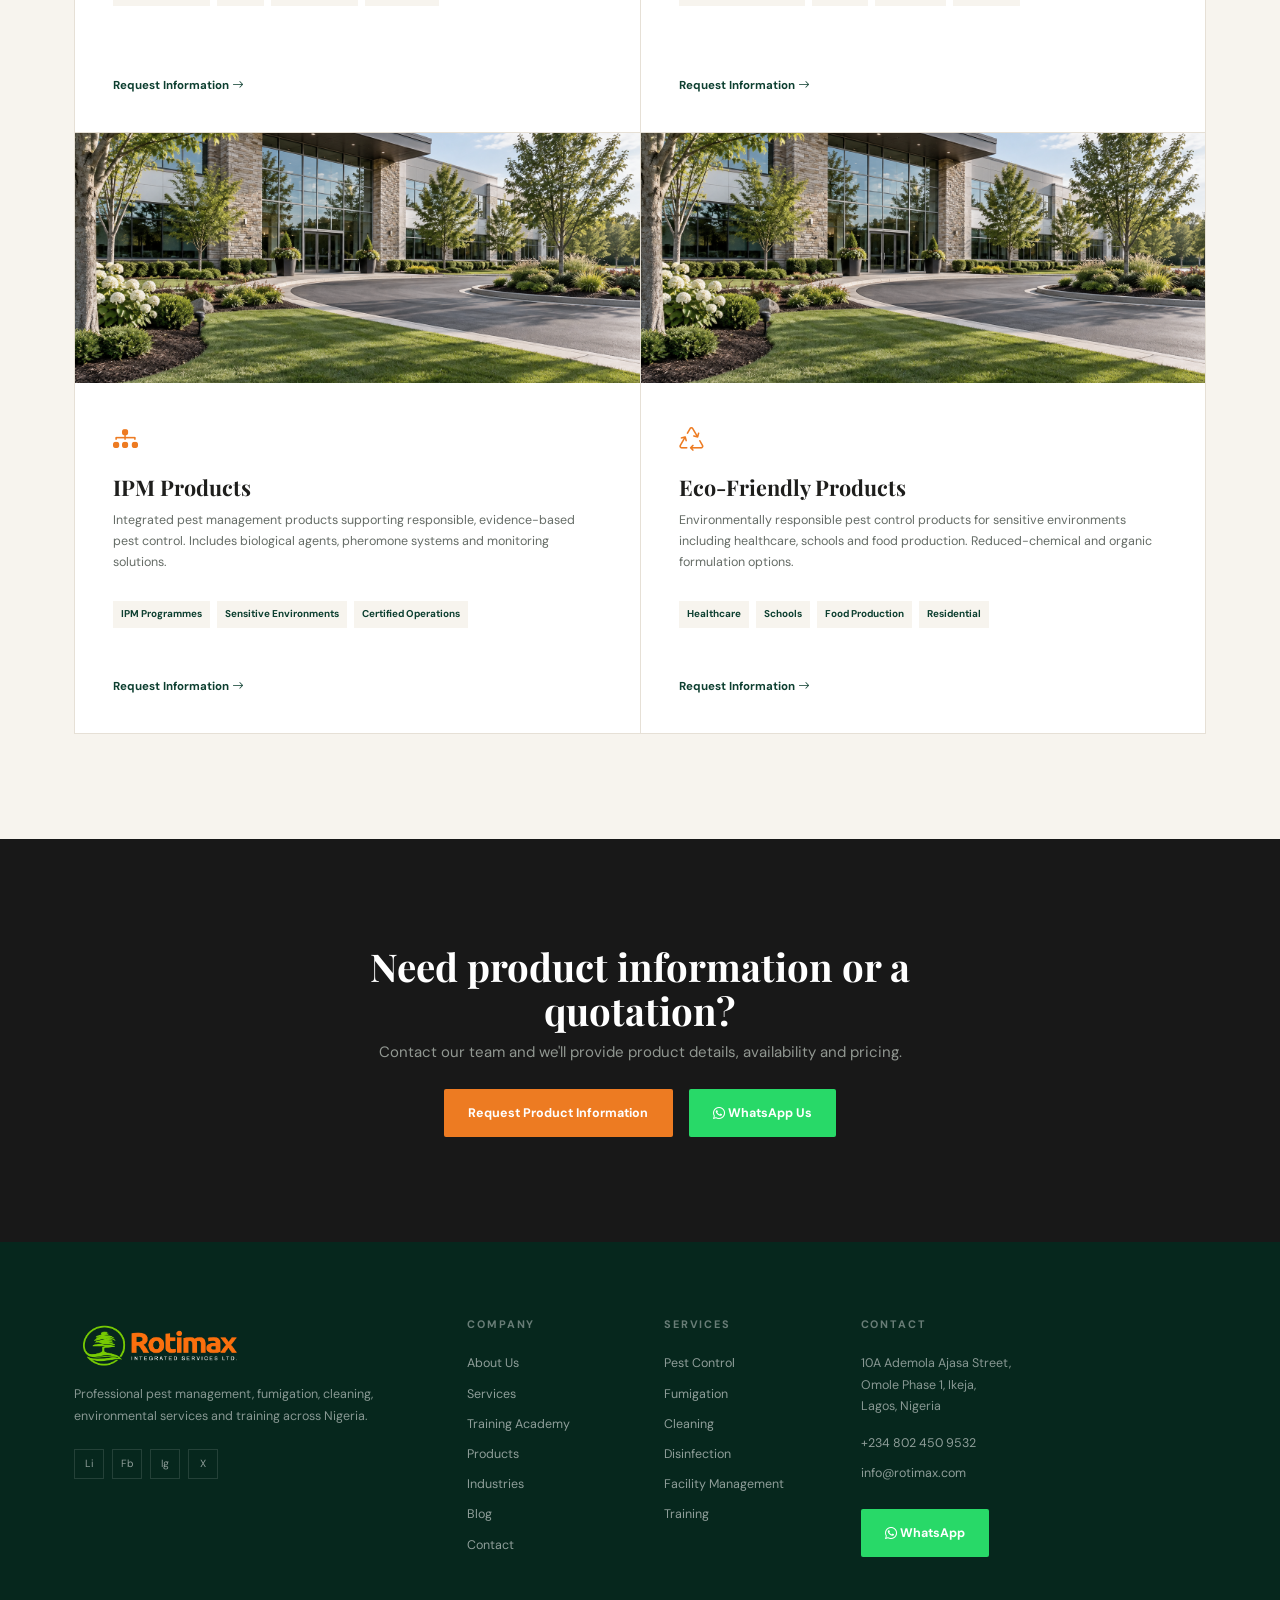
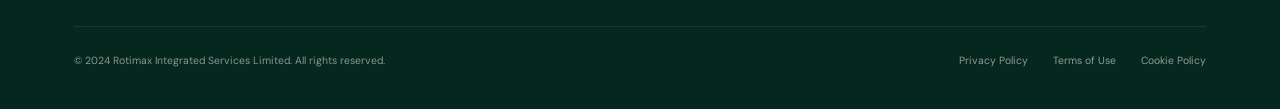
<file: products.html>
<!doctype html>
<html lang="en"><head><meta charset="utf-8"><meta name="viewport" content="width=device-width,initial-scale=1"><meta name="description" content="Professional pest-management products and equipment from Rotimax."><title>Products | Rotimax Integrated Services</title><link href="https://cdn.jsdelivr.net/npm/bootstrap@5.3.3/dist/css/bootstrap.min.css" rel="stylesheet"><link href="https://cdn.jsdelivr.net/npm/bootstrap-icons@1.11.3/font/bootstrap-icons.min.css" rel="stylesheet"><link rel="preconnect" href="https://fonts.googleapis.com"><link rel="preconnect" href="https://fonts.gstatic.com" crossorigin><link href="https://fonts.googleapis.com/css2?family=DM+Sans:wght@400;500;600;700&family=Playfair+Display:ital,wght@0,700;1,700&display=swap" rel="stylesheet"><link href="style.css" rel="stylesheet"></head>
<body>
<header class="site-header position-absolute top-0 start-0 w-100"><nav class="navbar navbar-expand-md navbar-dark py-3" aria-label="Main navigation"><div class="container-xl"><a class="navbar-brand brand" href="index.html"><span class="brand-mark"><i class="bi bi-house-door-fill"></i></span><span><strong>ROTIMAX</strong><small>INTEGRATED SERVICES</small></span></a><button class="navbar-toggler border-0 shadow-none" type="button" data-bs-toggle="collapse" data-bs-target="#mainNav" aria-controls="mainNav" aria-expanded="false" aria-label="Toggle navigation"><span class="navbar-toggler-icon"></span></button><div class="collapse navbar-collapse" id="mainNav"><ul class="navbar-nav ms-auto align-items-md-center gap-md-3 gap-xl-4"><li class="nav-item"><a class="nav-link" href="about.html">About Us</a></li><li class="nav-item"><a class="nav-link" href="services.html">Services</a></li><li class="nav-item"><a class="nav-link" href="academy.html">Training Academy</a></li><li class="nav-item"><a class="nav-link active" href="products.html">Products</a></li><li class="nav-item"><a class="nav-link" href="contact.html">Contact</a></li><li class="nav-item ms-md-2"><a class="btn btn-orange btn-sm" href="contact.html">Get a Quote</a></li></ul></div></div></nav></header>
<main>
  <section class="subpage-hero products-hero d-flex align-items-center"><div class="container-xl"><div class="subpage-copy"><span class="eyebrow">PRODUCTS</span><h1>Professional Pest Management<br>Products &amp; Equipment</h1><p>Professional-grade pest control products and equipment for operators, businesses and institutions.</p></div><p class="product-note">Prices and product specifications are available on request. <a href="contact.html">Contact us</a> for product enquiries and availability.</p></div></section>
  <section class="section ivory products-list"><div class="container-xl"><div class="row g-0 product-grid">
    <article class="col-md-6 product-card"><img src="assets/warehouse-hero.png" alt="Commercial warehouse suitable for insect light traps"><div class="product-body"><i class="bi bi-lightbulb"></i><h2>Insect Light Traps (ILT)</h2><p>Professional ILT solutions for food-safe and commercial environments. Suitable for kitchens, food production areas and high-traffic spaces. Range includes wall-mounted and free-standing units.</p><div class="tags"><span>Food Processing</span><span>Hospitality</span><span>Offices</span><span>Retail</span></div><a href="contact.html?product=Insect%20Light%20Traps">Request Information <i class="bi bi-arrow-right"></i></a></div></article>
    <article class="col-md-6 product-card"><img src="assets/warehouse-hero.png" alt="Warehouse rodent management environment"><div class="product-body"><i class="bi bi-box2-fill"></i><h2>Rodent Bait Stations</h2><p>Tamper-resistant bait stations for safe, effective rodent management in commercial and industrial settings. Designed to protect bait from children, pets and non-target species.</p><div class="tags"><span>Warehouses</span><span>Food Facilities</span><span>Offices</span><span>Industrial</span></div><a href="contact.html?product=Rodent%20Bait%20Stations">Request Information <i class="bi bi-arrow-right"></i></a></div></article>
    <article class="col-md-6 product-card"><img src="assets/residential-clients.png" alt="Clean facility for pest monitoring equipment"><div class="product-body"><i class="bi bi-search"></i><h2>Pest Monitoring Equipment</h2><p>Detection and monitoring tools including glue boards, pheromone traps and tracking devices for proactive pest management and IPM programmes.</p><div class="tags"><span>IPM Programmes</span><span>Audits</span><span>Food Facilities</span><span>Compliance</span></div><a href="contact.html?product=Pest%20Monitoring%20Equipment">Request Information <i class="bi bi-arrow-right"></i></a></div></article>
    <article class="col-md-6 product-card"><img src="assets/oil-gas-facility.png" alt="Industrial environment requiring protective equipment"><div class="product-body"><i class="bi bi-shield-fill-check"></i><h2>Personal Protective Equipment (PPE)</h2><p>Professional PPE for pest control operators including protective suits, gloves, respirators and eye protection. Suitable for routine and high-risk applications.</p><div class="tags"><span>Pest Control Operators</span><span>Training</span><span>Fumigation</span><span>Field Work</span></div><a href="contact.html?product=Personal%20Protective%20Equipment">Request Information <i class="bi bi-arrow-right"></i></a></div></article>
    <article class="col-md-6 product-card"><img src="assets/corporate-clients.png" alt="Managed property using integrated pest management products"><div class="product-body"><i class="bi bi-diagram-3-fill"></i><h2>IPM Products</h2><p>Integrated pest management products supporting responsible, evidence-based pest control. Includes biological agents, pheromone systems and monitoring solutions.</p><div class="tags"><span>IPM Programmes</span><span>Sensitive Environments</span><span>Certified Operations</span></div><a href="contact.html?product=IPM%20Products">Request Information <i class="bi bi-arrow-right"></i></a></div></article>
    <article class="col-md-6 product-card"><img src="assets/corporate-clients.png" alt="Green residential environment suited to eco-friendly pest products"><div class="product-body"><i class="bi bi-recycle"></i><h2>Eco-Friendly Products</h2><p>Environmentally responsible pest control products for sensitive environments including healthcare, schools and food production. Reduced-chemical and organic formulation options.</p><div class="tags"><span>Healthcare</span><span>Schools</span><span>Food Production</span><span>Residential</span></div><a href="contact.html?product=Eco-Friendly%20Products">Request Information <i class="bi bi-arrow-right"></i></a></div></article>
  </div></div></section>
  <section class="section product-cta text-center"><div class="container"><h2>Need product information or a<br class="d-none d-md-block"> quotation?</h2><p>Contact our team and we'll provide product details, availability and pricing.</p><div class="d-flex justify-content-center flex-wrap gap-3 mt-4"><a class="btn btn-orange" href="contact.html">Request Product Information</a><a class="btn btn-whatsapp" href="https://wa.me/2348024509532"><i class="bi bi-whatsapp"></i> WhatsApp Us</a></div></div></section>
</main>
<footer class="site-footer" id="contact"><div class="container-xl"><div class="row g-5"><div class="col-md-4"><a class="brand footer-brand" href="index.html"><span class="brand-mark"><i class="bi bi-house-door-fill"></i></span><span><strong>ROTIMAX</strong><small>INTEGRATED SERVICES</small></span></a><p>Professional pest management, fumigation, cleaning, environmental services and training across Nigeria.</p><div class="socials"><a href="#">Li</a><a href="#">Fb</a><a href="#">Ig</a><a href="#">X</a></div></div><div class="col-6 col-md-2"><h3>Company</h3><a href="about.html">About Us</a><a href="services.html">Services</a><a href="academy.html">Training Academy</a><a href="products.html">Products</a><a href="industries.html">Industries</a><a href="#">Blog</a><a href="contact.html">Contact</a></div><div class="col-6 col-md-2"><h3>Services</h3><a href="services.html">Pest Control</a><a href="services.html">Fumigation</a><a href="services.html">Cleaning</a><a href="services.html">Disinfection</a><a href="services.html">Facility Management</a><a href="academy.html">Training</a></div><div class="col-md-4"><h3>Contact</h3><p>10A Ademola Ajasa Street,<br>Omole Phase 1, Ikeja,<br>Lagos, Nigeria</p><a href="tel:+2348024509532">+234 802 450 9532</a><a href="mailto:info@rotimax.com">info@rotimax.com</a><a class="btn btn-whatsapp mt-3" href="https://wa.me/2348024509532"><i class="bi bi-whatsapp"></i> WhatsApp</a></div></div><div class="footer-bottom"><span>© 2024 Rotimax Integrated Services Limited. All rights reserved.</span><span><a href="#">Privacy Policy</a><a href="#">Terms of Use</a><a href="#">Cookie Policy</a></span></div></div></footer>
<script src="https://cdn.jsdelivr.net/npm/bootstrap@5.3.3/dist/js/bootstrap.bundle.min.js"></script><script src="main.js"></script></body></html>
</file>
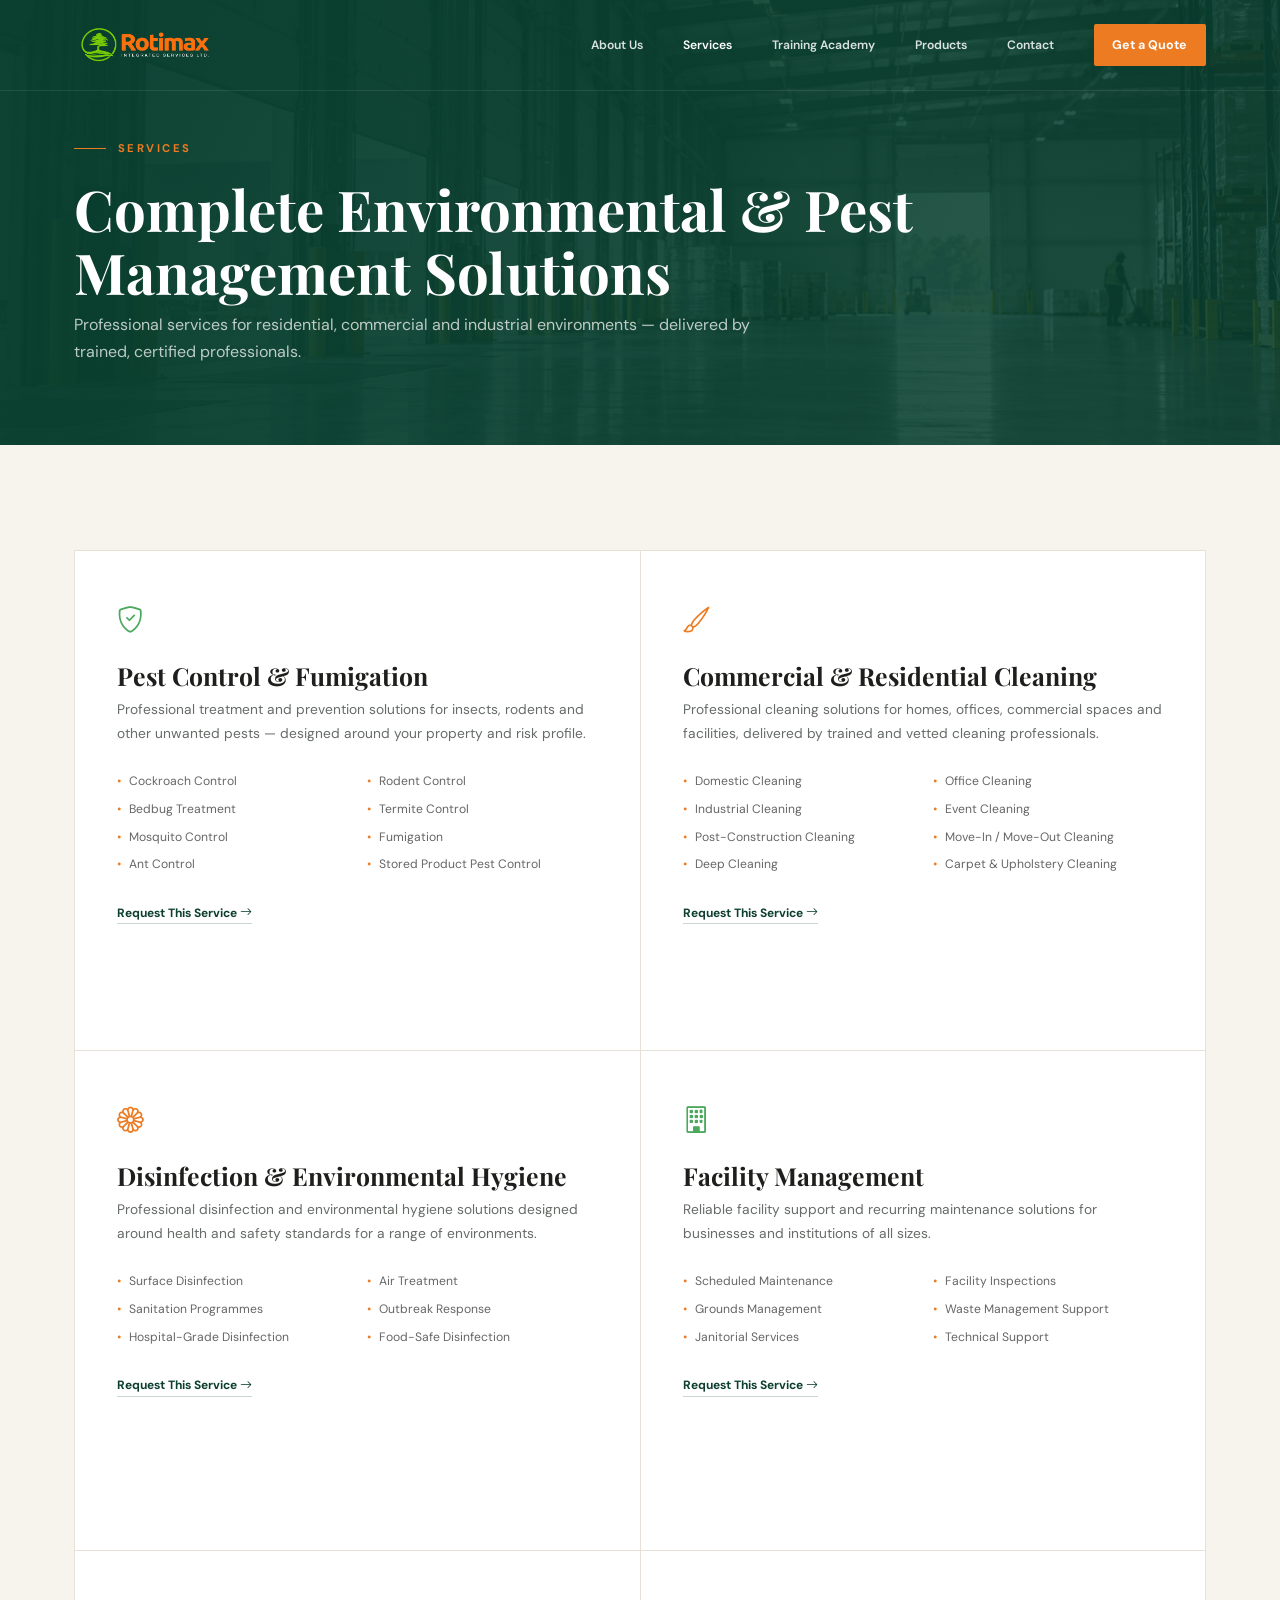
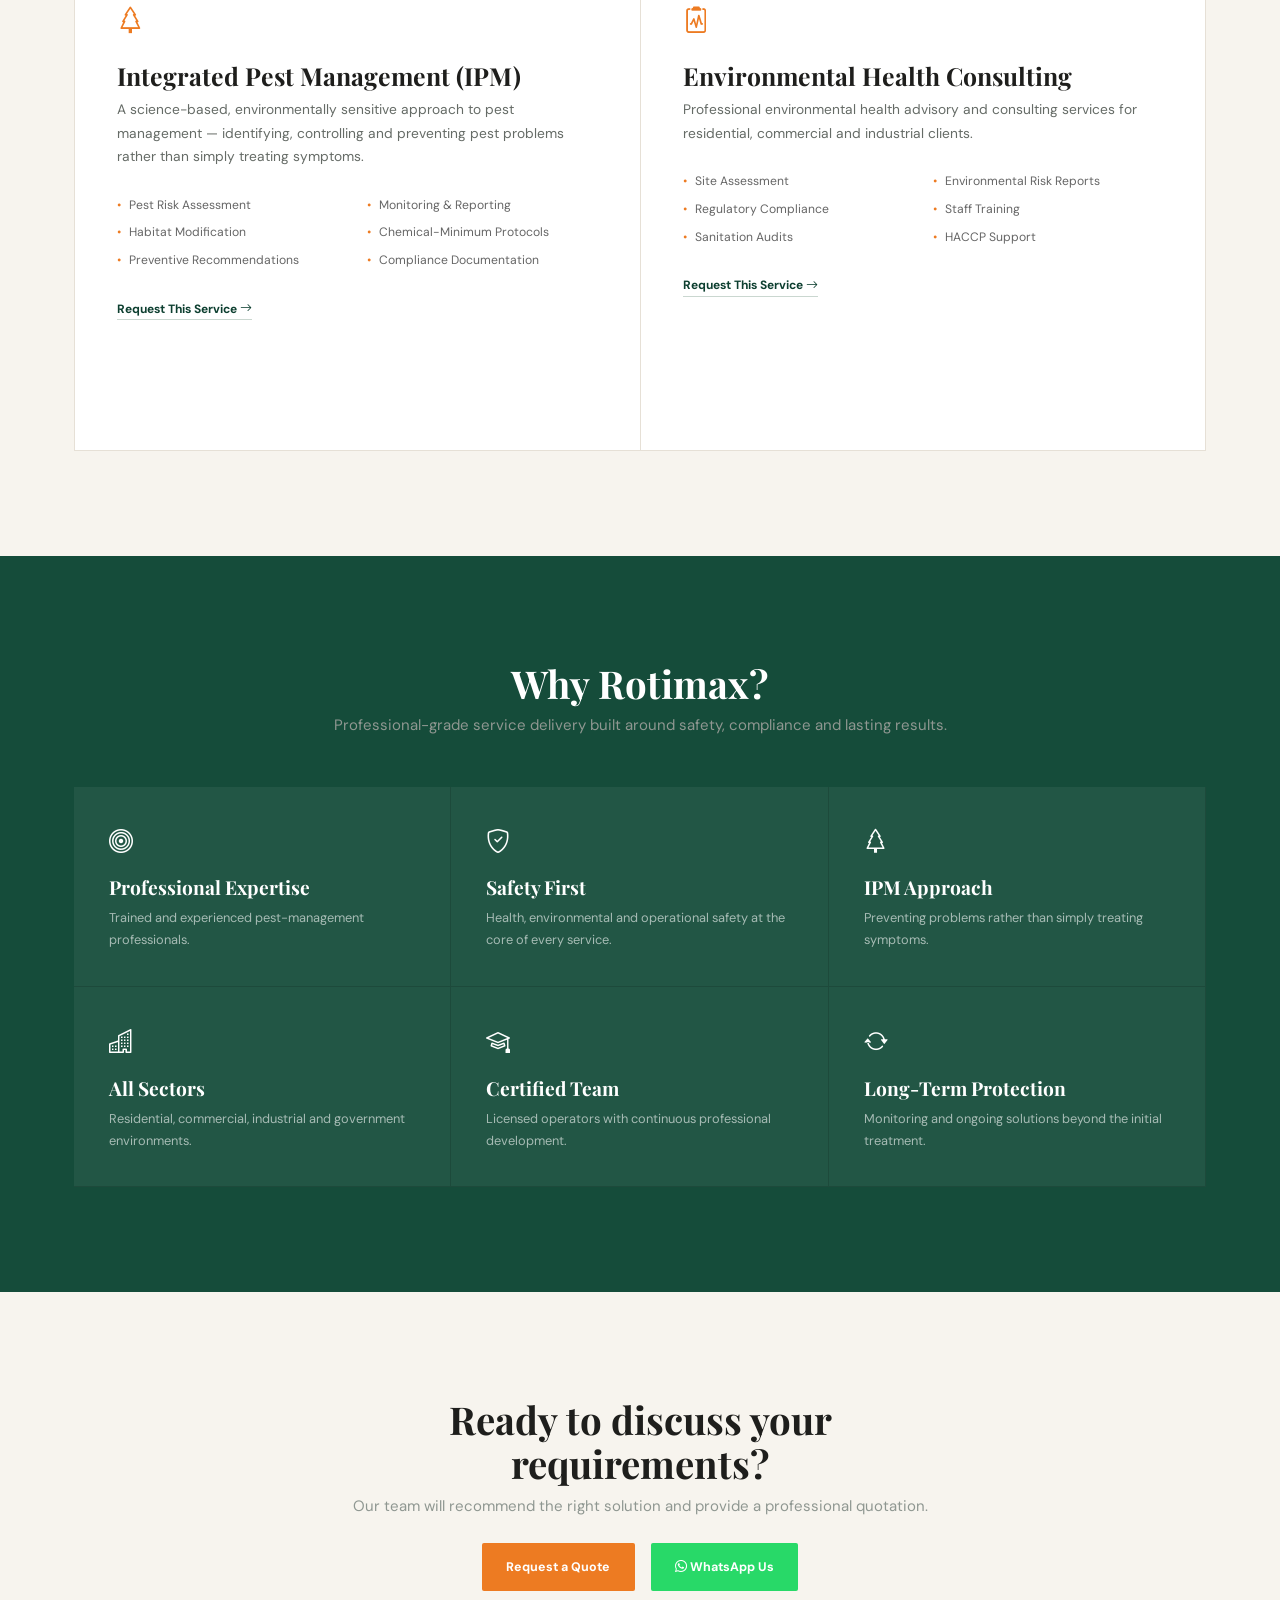
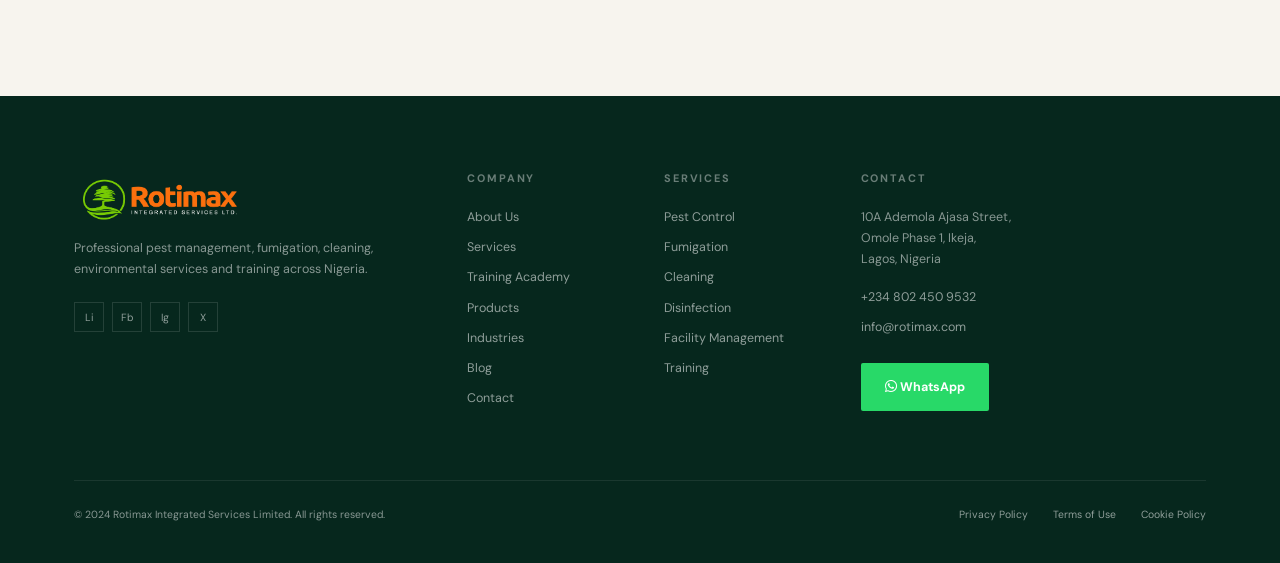
<file: services.html>
<!doctype html>
<html lang="en">
<head>
  <meta charset="utf-8"><meta name="viewport" content="width=device-width, initial-scale=1">
  <meta name="description" content="Rotimax professional environmental and pest management services.">
  <title>Services | Rotimax Integrated Services</title>
  <link href="https://cdn.jsdelivr.net/npm/bootstrap@5.3.3/dist/css/bootstrap.min.css" rel="stylesheet">
  <link href="https://cdn.jsdelivr.net/npm/bootstrap-icons@1.11.3/font/bootstrap-icons.min.css" rel="stylesheet">
  <link rel="preconnect" href="https://fonts.googleapis.com"><link rel="preconnect" href="https://fonts.gstatic.com" crossorigin>
  <link href="https://fonts.googleapis.com/css2?family=DM+Sans:wght@400;500;600;700&family=Playfair+Display:ital,wght@0,700;1,700&display=swap" rel="stylesheet">
  <link href="style.css" rel="stylesheet">
</head>
<body>
  <header class="site-header service-header position-absolute top-0 start-0 w-100">
    <nav class="navbar navbar-expand-md navbar-dark py-3" aria-label="Main navigation"><div class="container-xl">
      <a class="navbar-brand brand" href="index.html"><span class="brand-mark"><i class="bi bi-house-door-fill"></i></span><span><strong>ROTIMAX</strong><small>INTEGRATED SERVICES</small></span></a>
      <button class="navbar-toggler border-0 shadow-none" type="button" data-bs-toggle="collapse" data-bs-target="#mainNav" aria-controls="mainNav" aria-expanded="false" aria-label="Toggle navigation"><span class="navbar-toggler-icon"></span></button>
      <div class="collapse navbar-collapse" id="mainNav"><ul class="navbar-nav ms-auto align-items-md-center gap-md-3 gap-xl-4"><li class="nav-item"><a class="nav-link" href="about.html">About Us</a></li><li class="nav-item"><a class="nav-link active" href="services.html">Services</a></li><li class="nav-item"><a class="nav-link" href="academy.html">Training Academy</a></li><li class="nav-item"><a class="nav-link" href="products.html">Products</a></li><li class="nav-item"><a class="nav-link" href="contact.html">Contact</a></li><li class="nav-item ms-md-2"><a class="btn btn-orange btn-sm" href="contact.html">Get a Quote</a></li></ul></div>
    </div></nav>
  </header>

  <main>
    <section class="services-hero d-flex align-items-center"><div class="container-xl"><div class="services-hero-copy"><span class="eyebrow">SERVICES</span><h1>Complete Environmental &amp; Pest<br class="d-none d-md-block"> Management Solutions</h1><p>Professional services for residential, commercial and industrial environments — delivered by trained, certified professionals.</p></div></div></section>

    <section class="section ivory"><div class="container-xl"><div class="row g-0 services-detailed">
      <article class="col-md-6 detailed-card"><div class="service-icon"><i class="bi bi-shield-check"></i></div><h2>Pest Control &amp; Fumigation</h2><p>Professional treatment and prevention solutions for insects, rodents and other unwanted pests — designed around your property and risk profile.</p><ul><li>Cockroach Control</li><li>Rodent Control</li><li>Bedbug Treatment</li><li>Termite Control</li><li>Mosquito Control</li><li>Fumigation</li><li>Ant Control</li><li>Stored Product Pest Control</li></ul><a href="#quote">Request This Service <i class="bi bi-arrow-right"></i></a></article>
      <article class="col-md-6 detailed-card"><div class="service-icon"><i class="bi bi-brush"></i></div><h2>Commercial &amp; Residential Cleaning</h2><p>Professional cleaning solutions for homes, offices, commercial spaces and facilities, delivered by trained and vetted cleaning professionals.</p><ul><li>Domestic Cleaning</li><li>Office Cleaning</li><li>Industrial Cleaning</li><li>Event Cleaning</li><li>Post-Construction Cleaning</li><li>Move-In / Move-Out Cleaning</li><li>Deep Cleaning</li><li>Carpet &amp; Upholstery Cleaning</li></ul><a href="#quote">Request This Service <i class="bi bi-arrow-right"></i></a></article>
      <article class="col-md-6 detailed-card"><div class="service-icon"><i class="bi bi-flower1"></i></div><h2>Disinfection &amp; Environmental Hygiene</h2><p>Professional disinfection and environmental hygiene solutions designed around health and safety standards for a range of environments.</p><ul><li>Surface Disinfection</li><li>Air Treatment</li><li>Sanitation Programmes</li><li>Outbreak Response</li><li>Hospital-Grade Disinfection</li><li>Food-Safe Disinfection</li></ul><a href="#quote">Request This Service <i class="bi bi-arrow-right"></i></a></article>
      <article class="col-md-6 detailed-card"><div class="service-icon"><i class="bi bi-building"></i></div><h2>Facility Management</h2><p>Reliable facility support and recurring maintenance solutions for businesses and institutions of all sizes.</p><ul><li>Scheduled Maintenance</li><li>Facility Inspections</li><li>Grounds Management</li><li>Waste Management Support</li><li>Janitorial Services</li><li>Technical Support</li></ul><a href="#quote">Request This Service <i class="bi bi-arrow-right"></i></a></article>
      <article class="col-md-6 detailed-card"><div class="service-icon"><i class="bi bi-tree"></i></div><h2>Integrated Pest Management (IPM)</h2><p>A science-based, environmentally sensitive approach to pest management — identifying, controlling and preventing pest problems rather than simply treating symptoms.</p><ul><li>Pest Risk Assessment</li><li>Monitoring &amp; Reporting</li><li>Habitat Modification</li><li>Chemical-Minimum Protocols</li><li>Preventive Recommendations</li><li>Compliance Documentation</li></ul><a href="#quote">Request This Service <i class="bi bi-arrow-right"></i></a></article>
      <article class="col-md-6 detailed-card"><div class="service-icon"><i class="bi bi-clipboard2-pulse"></i></div><h2>Environmental Health Consulting</h2><p>Professional environmental health advisory and consulting services for residential, commercial and industrial clients.</p><ul><li>Site Assessment</li><li>Environmental Risk Reports</li><li>Regulatory Compliance</li><li>Staff Training</li><li>Sanitation Audits</li><li>HACCP Support</li></ul><a href="#quote">Request This Service <i class="bi bi-arrow-right"></i></a></article>
    </div></div></section>

    <section class="section why-section text-center"><div class="container-xl"><h2>Why Rotimax?</h2><p>Professional-grade service delivery built around safety, compliance and lasting results.</p><div class="row g-0 why-grid mt-5 text-start">
      <article class="col-md-4"><span><i class="bi bi-bullseye"></i></span><h3>Professional Expertise</h3><p>Trained and experienced pest-management professionals.</p></article><article class="col-md-4"><span><i class="bi bi-shield-check"></i></span><h3>Safety First</h3><p>Health, environmental and operational safety at the core of every service.</p></article><article class="col-md-4"><span><i class="bi bi-tree"></i></span><h3>IPM Approach</h3><p>Preventing problems rather than simply treating symptoms.</p></article><article class="col-md-4"><span><i class="bi bi-buildings"></i></span><h3>All Sectors</h3><p>Residential, commercial, industrial and government environments.</p></article><article class="col-md-4"><span><i class="bi bi-mortarboard"></i></span><h3>Certified Team</h3><p>Licensed operators with continuous professional development.</p></article><article class="col-md-4"><span><i class="bi bi-arrow-repeat"></i></span><h3>Long-Term Protection</h3><p>Monitoring and ongoing solutions beyond the initial treatment.</p></article>
    </div></div></section>

    <section class="section services-cta text-center" id="quote"><div class="container"><h2>Ready to discuss your<br>requirements?</h2><p>Our team will recommend the right solution and provide a professional quotation.</p><div class="d-flex justify-content-center flex-wrap gap-3 mt-4"><a class="btn btn-orange" href="mailto:info@rotimax.com">Request a Quote</a><a class="btn btn-whatsapp" href="https://wa.me/2348024509532"><i class="bi bi-whatsapp"></i> WhatsApp Us</a></div></div></section>
  </main>

  <footer class="site-footer" id="contact"><div class="container-xl"><div class="row g-5">
    <div class="col-md-4"><a class="brand footer-brand" href="index.html"><span class="brand-mark"><i class="bi bi-house-door-fill"></i></span><span><strong>ROTIMAX</strong><small>INTEGRATED SERVICES</small></span></a><p>Professional pest management, fumigation, cleaning, environmental services and training across Nigeria.</p><div class="socials"><a href="#">Li</a><a href="#">Fb</a><a href="#">Ig</a><a href="#">X</a></div></div>
    <div class="col-6 col-md-2"><h3>Company</h3><a href="about.html">About Us</a><a href="services.html">Services</a><a href="academy.html">Training Academy</a><a href="products.html">Products</a><a href="industries.html">Industries</a><a href="#">Blog</a><a href="contact.html">Contact</a></div>
    <div class="col-6 col-md-2"><h3>Services</h3><a href="#">Pest Control</a><a href="#">Fumigation</a><a href="#">Cleaning</a><a href="#">Disinfection</a><a href="#">Facility Management</a><a href="#">Training</a></div>
    <div class="col-md-4"><h3>Contact</h3><p>10A Ademola Ajasa Street,<br>Omole Phase 1, Ikeja,<br>Lagos, Nigeria</p><a href="tel:+2348024509532">+234 802 450 9532</a><a href="mailto:info@rotimax.com">info@rotimax.com</a><a class="btn btn-whatsapp mt-3" href="https://wa.me/2348024509532"><i class="bi bi-whatsapp"></i> WhatsApp</a></div>
  </div><div class="footer-bottom"><span>© 2024 Rotimax Integrated Services Limited. All rights reserved.</span><span><a href="#">Privacy Policy</a><a href="#">Terms of Use</a><a href="#">Cookie Policy</a></span></div></div></footer>
  <script src="https://cdn.jsdelivr.net/npm/bootstrap@5.3.3/dist/js/bootstrap.bundle.min.js"></script><script src="main.js"></script>
</body>
</html>
</file>
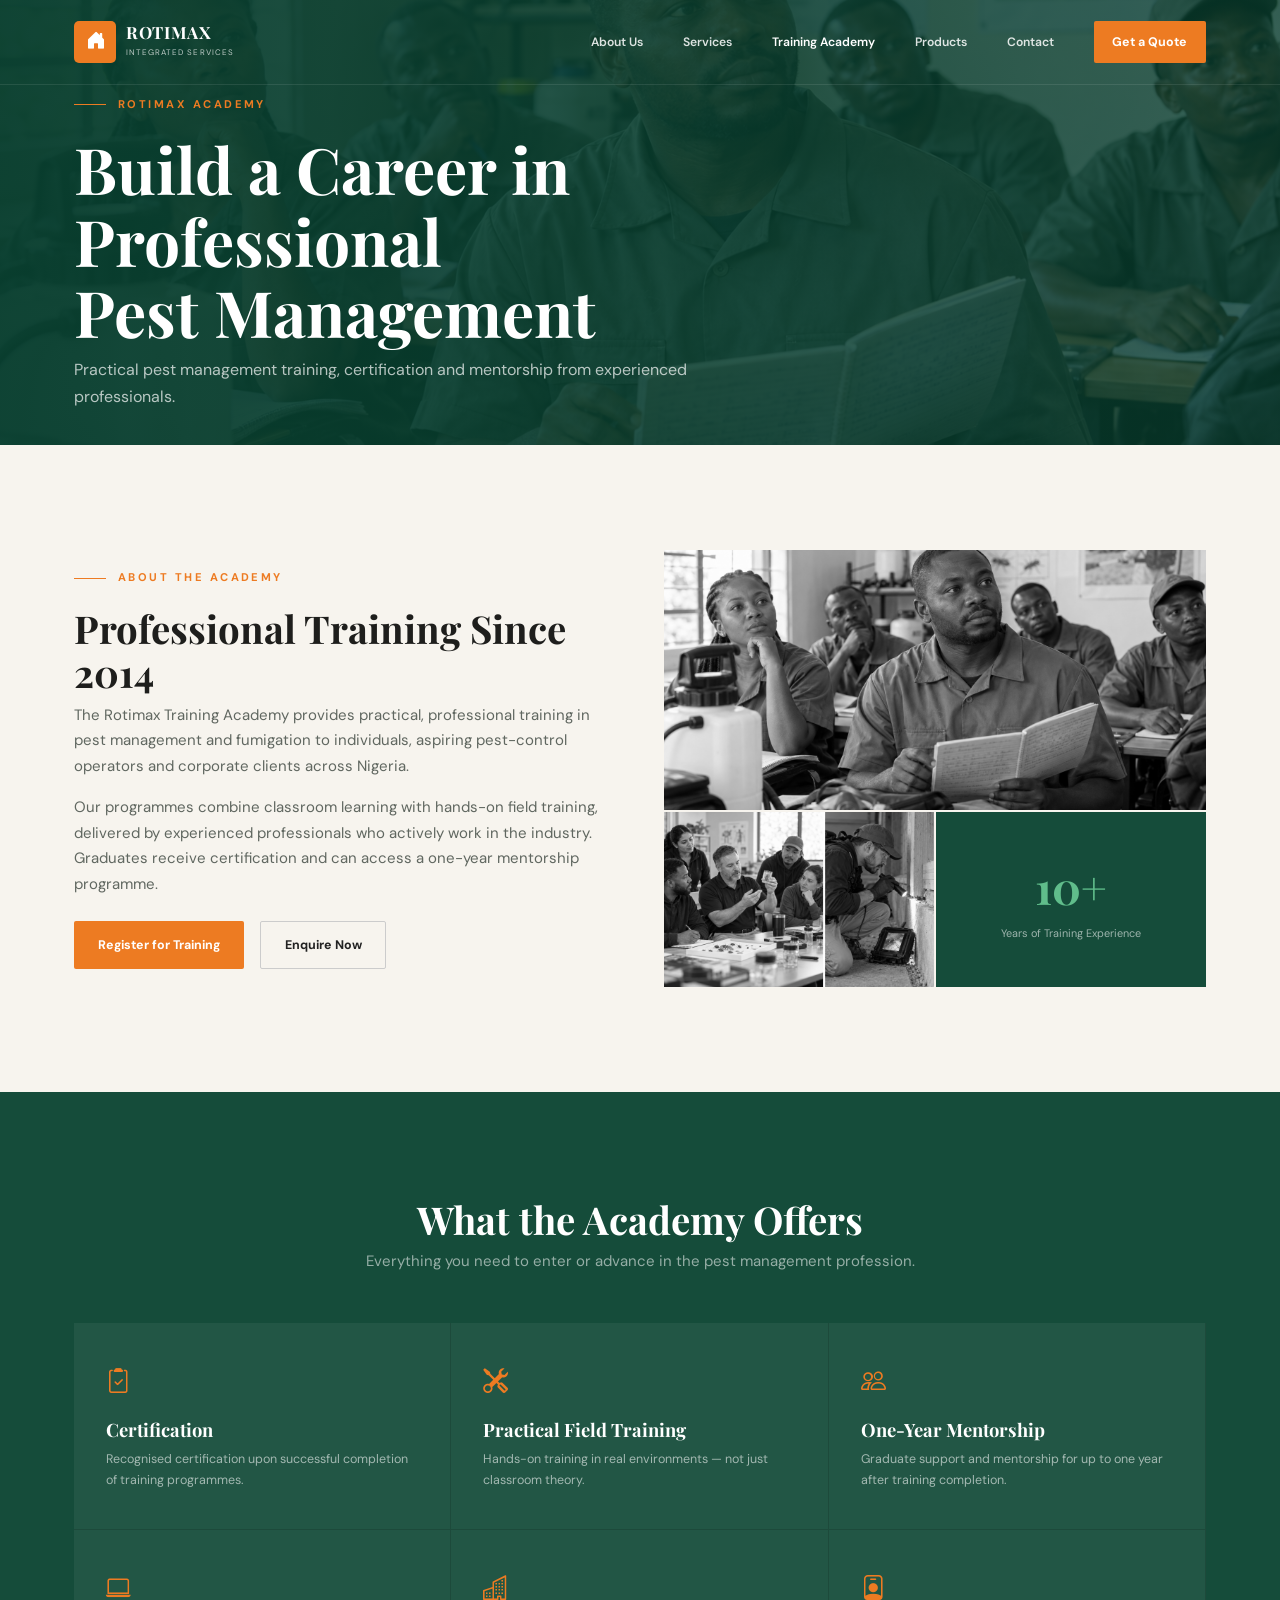
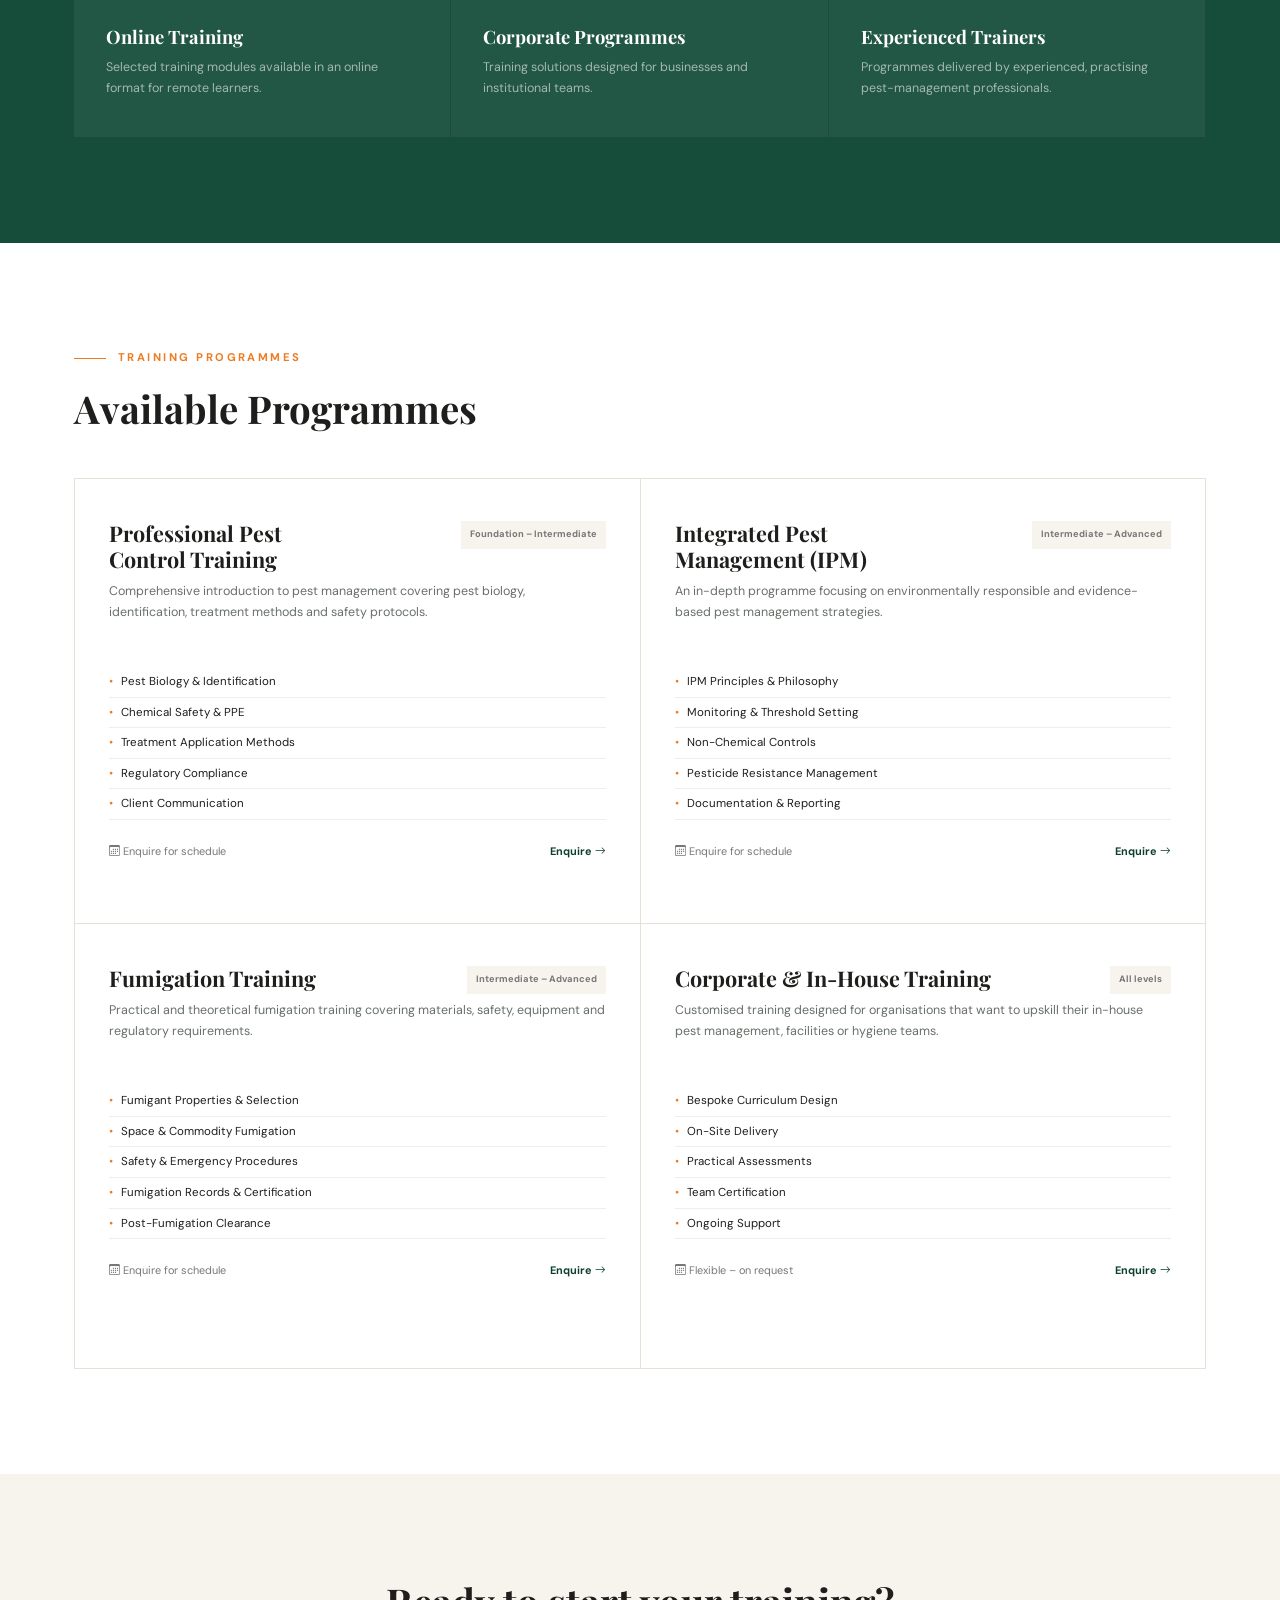
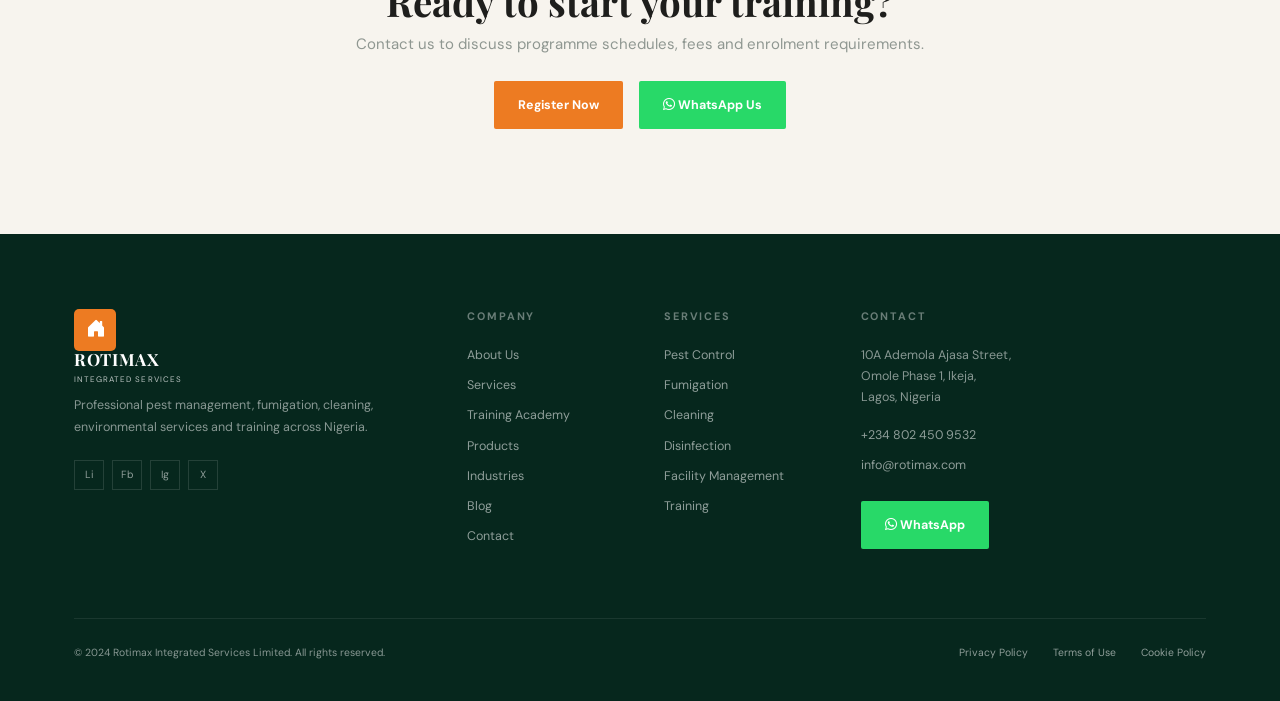
<file: outputs/academy.html>
<!doctype html>
<html lang="en">
<head>
  <meta charset="utf-8"><meta name="viewport" content="width=device-width, initial-scale=1">
  <meta name="description" content="Rotimax Academy professional pest-management training programmes.">
  <title>Training Academy | Rotimax Integrated Services</title>
  <link href="https://cdn.jsdelivr.net/npm/bootstrap@5.3.3/dist/css/bootstrap.min.css" rel="stylesheet">
  <link href="https://cdn.jsdelivr.net/npm/bootstrap-icons@1.11.3/font/bootstrap-icons.min.css" rel="stylesheet">
  <link rel="preconnect" href="https://fonts.googleapis.com"><link rel="preconnect" href="https://fonts.gstatic.com" crossorigin>
  <link href="https://fonts.googleapis.com/css2?family=DM+Sans:wght@400;500;600;700&family=Playfair+Display:ital,wght@0,700;1,700&display=swap" rel="stylesheet">
  <link href="style.css" rel="stylesheet">
</head>
<body>
  <header class="site-header position-absolute top-0 start-0 w-100">
    <nav class="navbar navbar-expand-md navbar-dark py-3" aria-label="Main navigation"><div class="container-xl">
      <a class="navbar-brand brand" href="index.html"><span class="brand-mark"><i class="bi bi-house-door-fill"></i></span><span><strong>ROTIMAX</strong><small>INTEGRATED SERVICES</small></span></a>
      <button class="navbar-toggler border-0 shadow-none" type="button" data-bs-toggle="collapse" data-bs-target="#mainNav" aria-controls="mainNav" aria-expanded="false" aria-label="Toggle navigation"><span class="navbar-toggler-icon"></span></button>
      <div class="collapse navbar-collapse" id="mainNav"><ul class="navbar-nav ms-auto align-items-md-center gap-md-3 gap-xl-4"><li class="nav-item"><a class="nav-link" href="index.html#about">About Us</a></li><li class="nav-item"><a class="nav-link" href="services.html">Services</a></li><li class="nav-item"><a class="nav-link active" href="academy.html">Training Academy</a></li><li class="nav-item"><a class="nav-link" href="index.html#products">Products</a></li><li class="nav-item"><a class="nav-link" href="#contact">Contact</a></li><li class="nav-item ms-md-2"><a class="btn btn-orange btn-sm" href="#register">Get a Quote</a></li></ul></div>
    </div></nav>
  </header>

  <main>
    <section class="subpage-hero academy-hero d-flex align-items-center"><div class="container-xl"><div class="subpage-copy"><span class="eyebrow">ROTIMAX ACADEMY</span><h1>Build a Career in Professional<br class="d-none d-md-block"> Pest Management</h1><p>Practical pest management training, certification and mentorship from experienced professionals.</p></div></div></section>

    <section class="section ivory academy-about"><div class="container-xl"><div class="row align-items-center g-5">
      <div class="col-md-6"><span class="eyebrow">ABOUT THE ACADEMY</span><h2>Professional Training Since<br>2014</h2><p>The Rotimax Training Academy provides practical, professional training in pest management and fumigation to individuals, aspiring pest-control operators and corporate clients across Nigeria.</p><p>Our programmes combine classroom learning with hands-on field training, delivered by experienced professionals who actively work in the industry. Graduates receive certification and can access a one-year mentorship programme.</p><div class="d-flex flex-wrap gap-3 mt-4"><a class="btn btn-orange" href="#register">Register for Training</a><a class="btn btn-outline-dark" href="mailto:info@rotimax.com">Enquire Now</a></div></div>
      <div class="col-md-6"><div class="academy-mosaic"><img class="academy-main" src="assets/academy-classroom.png" alt="Pest management trainees in a practical classroom"><img src="assets/training-academy.png" alt="Hands-on pest management training"><div class="academy-stat"><strong>10+</strong><span>Years of Training Experience</span></div></div></div>
    </div></div></section>

    <section class="section academy-offers text-center"><div class="container-xl"><h2>What the Academy Offers</h2><p>Everything you need to enter or advance in the pest management profession.</p><div class="row g-0 offer-grid mt-5 text-start">
      <article class="col-md-4"><i class="bi bi-clipboard2-check"></i><h3>Certification</h3><p>Recognised certification upon successful completion of training programmes.</p></article><article class="col-md-4"><i class="bi bi-tools"></i><h3>Practical Field Training</h3><p>Hands-on training in real environments — not just classroom theory.</p></article><article class="col-md-4"><i class="bi bi-people"></i><h3>One-Year Mentorship</h3><p>Graduate support and mentorship for up to one year after training completion.</p></article><article class="col-md-4"><i class="bi bi-laptop"></i><h3>Online Training</h3><p>Selected training modules available in an online format for remote learners.</p></article><article class="col-md-4"><i class="bi bi-buildings"></i><h3>Corporate Programmes</h3><p>Training solutions designed for businesses and institutional teams.</p></article><article class="col-md-4"><i class="bi bi-person-badge"></i><h3>Experienced Trainers</h3><p>Programmes delivered by experienced, practising pest-management professionals.</p></article>
    </div></div></section>

    <section class="section bg-white programmes" id="programmes"><div class="container-xl"><span class="eyebrow">TRAINING PROGRAMMES</span><h2>Available Programmes</h2><div class="row g-0 programme-grid mt-5">
      <article class="col-md-6 programme-card"><div class="d-flex justify-content-between gap-3"><h3>Professional Pest<br>Control Training</h3><span class="level">Foundation – Intermediate</span></div><p>Comprehensive introduction to pest management covering pest biology, identification, treatment methods and safety protocols.</p><ul><li>Pest Biology &amp; Identification</li><li>Chemical Safety &amp; PPE</li><li>Treatment Application Methods</li><li>Regulatory Compliance</li><li>Client Communication</li></ul><div class="programme-foot"><span><i class="bi bi-calendar3"></i> Enquire for schedule</span><a href="mailto:info@rotimax.com">Enquire <i class="bi bi-arrow-right"></i></a></div></article>
      <article class="col-md-6 programme-card"><div class="d-flex justify-content-between gap-3"><h3>Integrated Pest<br>Management (IPM)</h3><span class="level">Intermediate – Advanced</span></div><p>An in-depth programme focusing on environmentally responsible and evidence-based pest management strategies.</p><ul><li>IPM Principles &amp; Philosophy</li><li>Monitoring &amp; Threshold Setting</li><li>Non-Chemical Controls</li><li>Pesticide Resistance Management</li><li>Documentation &amp; Reporting</li></ul><div class="programme-foot"><span><i class="bi bi-calendar3"></i> Enquire for schedule</span><a href="mailto:info@rotimax.com">Enquire <i class="bi bi-arrow-right"></i></a></div></article>
      <article class="col-md-6 programme-card"><div class="d-flex justify-content-between gap-3"><h3>Fumigation Training</h3><span class="level">Intermediate – Advanced</span></div><p>Practical and theoretical fumigation training covering materials, safety, equipment and regulatory requirements.</p><ul><li>Fumigant Properties &amp; Selection</li><li>Space &amp; Commodity Fumigation</li><li>Safety &amp; Emergency Procedures</li><li>Fumigation Records &amp; Certification</li><li>Post-Fumigation Clearance</li></ul><div class="programme-foot"><span><i class="bi bi-calendar3"></i> Enquire for schedule</span><a href="mailto:info@rotimax.com">Enquire <i class="bi bi-arrow-right"></i></a></div></article>
      <article class="col-md-6 programme-card"><div class="d-flex justify-content-between gap-3"><h3>Corporate &amp; In-House Training</h3><span class="level">All levels</span></div><p>Customised training designed for organisations that want to upskill their in-house pest management, facilities or hygiene teams.</p><ul><li>Bespoke Curriculum Design</li><li>On-Site Delivery</li><li>Practical Assessments</li><li>Team Certification</li><li>Ongoing Support</li></ul><div class="programme-foot"><span><i class="bi bi-calendar3"></i> Flexible – on request</span><a href="mailto:info@rotimax.com">Enquire <i class="bi bi-arrow-right"></i></a></div></article>
    </div></div></section>

    <section class="section services-cta text-center" id="register"><div class="container"><h2>Ready to start your training?</h2><p>Contact us to discuss programme schedules, fees and enrolment requirements.</p><div class="d-flex justify-content-center flex-wrap gap-3 mt-4"><a class="btn btn-orange" href="mailto:info@rotimax.com">Register Now</a><a class="btn btn-whatsapp" href="https://wa.me/2348024509532"><i class="bi bi-whatsapp"></i> WhatsApp Us</a></div></div></section>
  </main>

  <footer class="site-footer" id="contact"><div class="container-xl"><div class="row g-5"><div class="col-md-4"><a class="brand footer-brand" href="index.html"><span class="brand-mark"><i class="bi bi-house-door-fill"></i></span><span><strong>ROTIMAX</strong><small>INTEGRATED SERVICES</small></span></a><p>Professional pest management, fumigation, cleaning, environmental services and training across Nigeria.</p><div class="socials"><a href="#">Li</a><a href="#">Fb</a><a href="#">Ig</a><a href="#">X</a></div></div><div class="col-6 col-md-2"><h3>Company</h3><a href="index.html#about">About Us</a><a href="services.html">Services</a><a href="academy.html">Training Academy</a><a href="index.html#products">Products</a><a href="industries.html">Industries</a><a href="#">Blog</a><a href="#contact">Contact</a></div><div class="col-6 col-md-2"><h3>Services</h3><a href="services.html">Pest Control</a><a href="services.html">Fumigation</a><a href="services.html">Cleaning</a><a href="services.html">Disinfection</a><a href="services.html">Facility Management</a><a href="academy.html">Training</a></div><div class="col-md-4"><h3>Contact</h3><p>10A Ademola Ajasa Street,<br>Omole Phase 1, Ikeja,<br>Lagos, Nigeria</p><a href="tel:+2348024509532">+234 802 450 9532</a><a href="mailto:info@rotimax.com">info@rotimax.com</a><a class="btn btn-whatsapp mt-3" href="https://wa.me/2348024509532"><i class="bi bi-whatsapp"></i> WhatsApp</a></div></div><div class="footer-bottom"><span>© 2024 Rotimax Integrated Services Limited. All rights reserved.</span><span><a href="#">Privacy Policy</a><a href="#">Terms of Use</a><a href="#">Cookie Policy</a></span></div></div></footer>
  <script src="https://cdn.jsdelivr.net/npm/bootstrap@5.3.3/dist/js/bootstrap.bundle.min.js"></script><script src="main.js"></script>
</body></html>
</file>
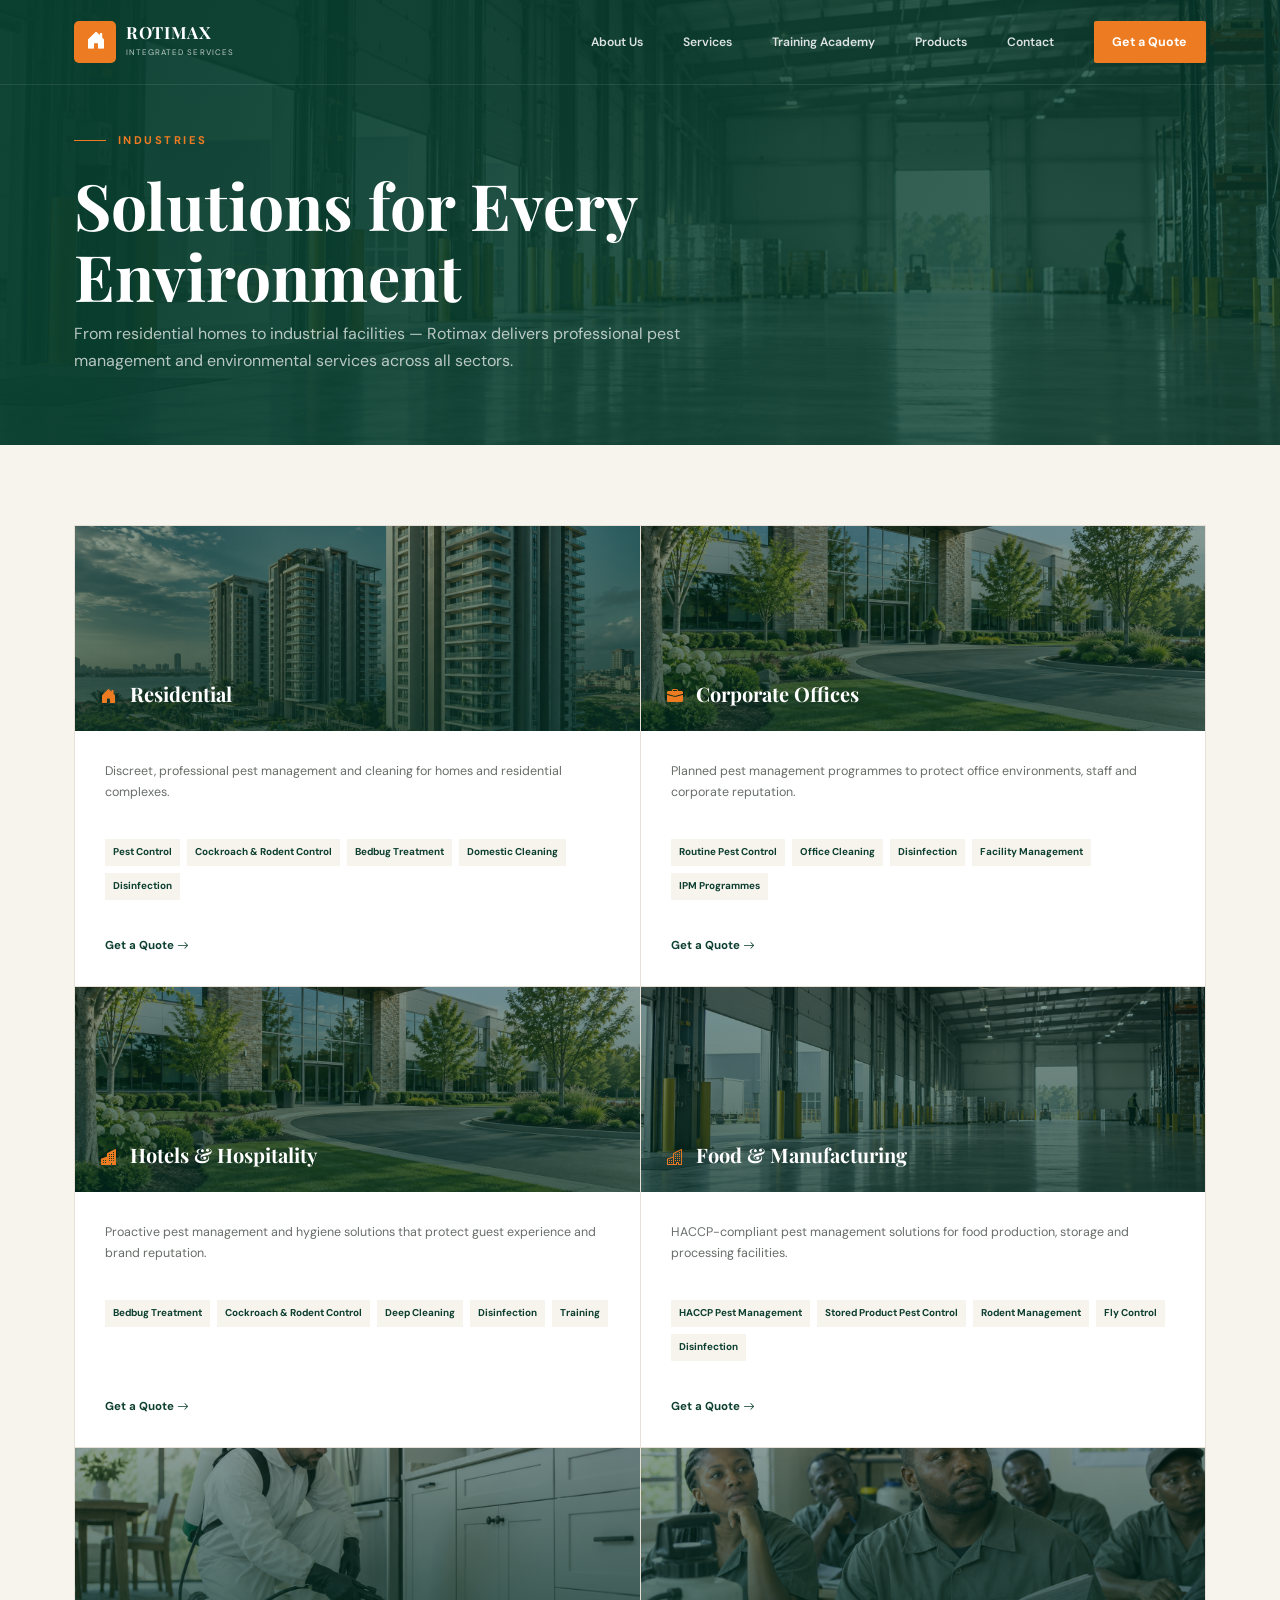
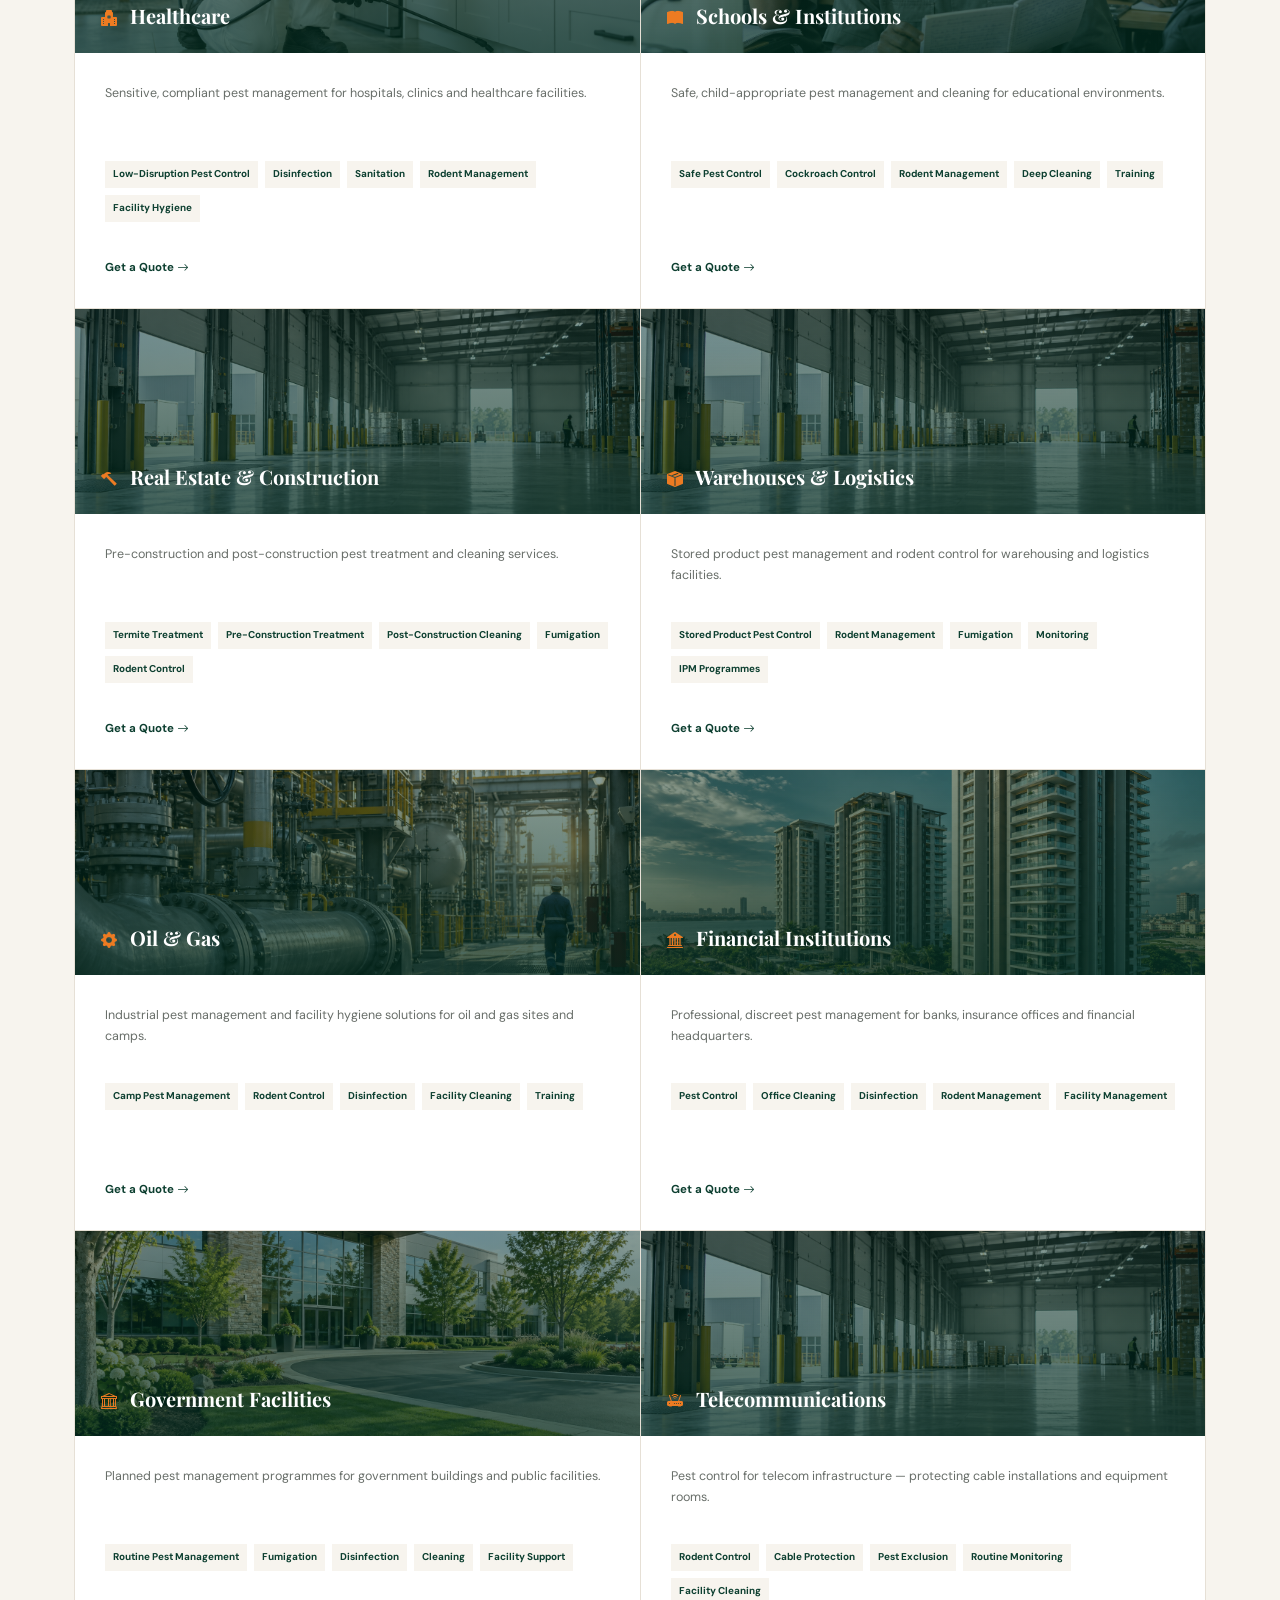
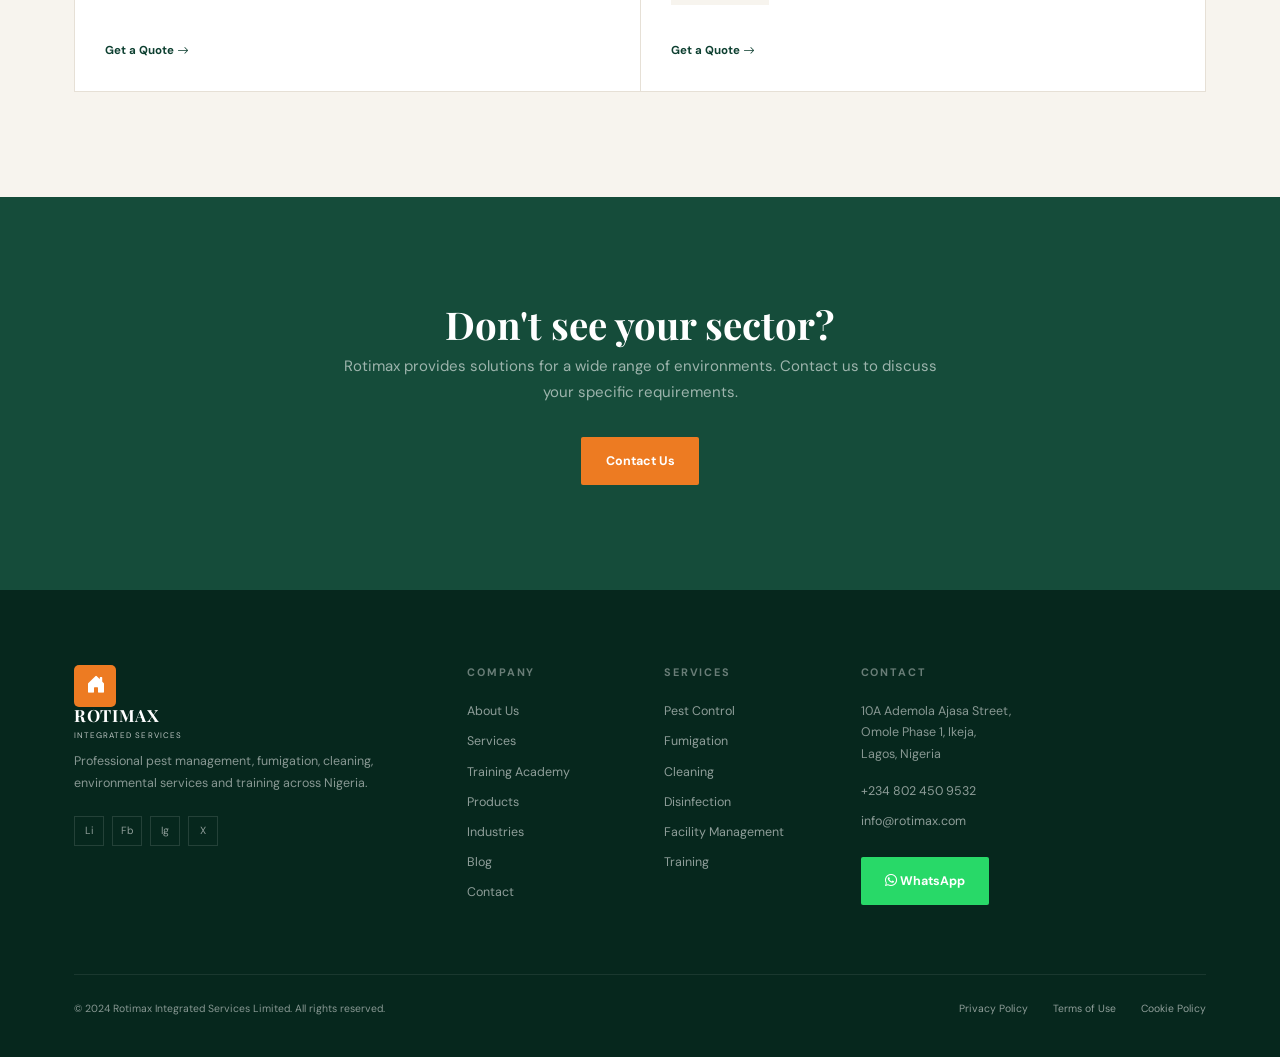
<file: outputs/industries.html>
<!doctype html>
<html lang="en"><head><meta charset="utf-8"><meta name="viewport" content="width=device-width, initial-scale=1"><meta name="description" content="Rotimax pest-management and environmental solutions for every industry."><title>Industries | Rotimax Integrated Services</title><link href="https://cdn.jsdelivr.net/npm/bootstrap@5.3.3/dist/css/bootstrap.min.css" rel="stylesheet"><link href="https://cdn.jsdelivr.net/npm/bootstrap-icons@1.11.3/font/bootstrap-icons.min.css" rel="stylesheet"><link rel="preconnect" href="https://fonts.googleapis.com"><link rel="preconnect" href="https://fonts.gstatic.com" crossorigin><link href="https://fonts.googleapis.com/css2?family=DM+Sans:wght@400;500;600;700&family=Playfair+Display:ital,wght@0,700;1,700&display=swap" rel="stylesheet"><link href="style.css" rel="stylesheet"></head>
<body>
  <header class="site-header position-absolute top-0 start-0 w-100"><nav class="navbar navbar-expand-md navbar-dark py-3" aria-label="Main navigation"><div class="container-xl"><a class="navbar-brand brand" href="index.html"><span class="brand-mark"><i class="bi bi-house-door-fill"></i></span><span><strong>ROTIMAX</strong><small>INTEGRATED SERVICES</small></span></a><button class="navbar-toggler border-0 shadow-none" type="button" data-bs-toggle="collapse" data-bs-target="#mainNav" aria-controls="mainNav" aria-expanded="false" aria-label="Toggle navigation"><span class="navbar-toggler-icon"></span></button><div class="collapse navbar-collapse" id="mainNav"><ul class="navbar-nav ms-auto align-items-md-center gap-md-3 gap-xl-4"><li class="nav-item"><a class="nav-link" href="index.html#about">About Us</a></li><li class="nav-item"><a class="nav-link" href="services.html">Services</a></li><li class="nav-item"><a class="nav-link" href="academy.html">Training Academy</a></li><li class="nav-item"><a class="nav-link" href="index.html#products">Products</a></li><li class="nav-item"><a class="nav-link" href="#contact">Contact</a></li><li class="nav-item ms-md-2"><a class="btn btn-orange btn-sm" href="#sector">Get a Quote</a></li></ul></div></div></nav></header>
  <main>
    <section class="subpage-hero industries-hero d-flex align-items-center"><div class="container-xl"><div class="subpage-copy"><span class="eyebrow">INDUSTRIES</span><h1>Solutions for Every Environment</h1><p>From residential homes to industrial facilities — Rotimax delivers professional pest management and environmental services across all sectors.</p></div></div></section>
    <section class="section ivory industry-list"><div class="container-xl"><div class="row g-0 industry-grid">
      <article class="col-md-6 industry-card"><div class="industry-photo" style="--industry-image:url('assets/residential-highrise.png')"><h2><i class="bi bi-house-door-fill"></i> Residential</h2></div><div class="industry-body"><p>Discreet, professional pest management and cleaning for homes and residential complexes.</p><div class="tags"><span>Pest Control</span><span>Cockroach &amp; Rodent Control</span><span>Bedbug Treatment</span><span>Domestic Cleaning</span><span>Disinfection</span></div><a href="#sector">Get a Quote <i class="bi bi-arrow-right"></i></a></div></article>
      <article class="col-md-6 industry-card"><div class="industry-photo" style="--industry-image:url('assets/corporate-clients.png')"><h2><i class="bi bi-briefcase-fill"></i> Corporate Offices</h2></div><div class="industry-body"><p>Planned pest management programmes to protect office environments, staff and corporate reputation.</p><div class="tags"><span>Routine Pest Control</span><span>Office Cleaning</span><span>Disinfection</span><span>Facility Management</span><span>IPM Programmes</span></div><a href="#sector">Get a Quote <i class="bi bi-arrow-right"></i></a></div></article>
      <article class="col-md-6 industry-card"><div class="industry-photo" style="--industry-image:url('assets/corporate-clients.png')"><h2><i class="bi bi-buildings-fill"></i> Hotels &amp; Hospitality</h2></div><div class="industry-body"><p>Proactive pest management and hygiene solutions that protect guest experience and brand reputation.</p><div class="tags"><span>Bedbug Treatment</span><span>Cockroach &amp; Rodent Control</span><span>Deep Cleaning</span><span>Disinfection</span><span>Training</span></div><a href="#sector">Get a Quote <i class="bi bi-arrow-right"></i></a></div></article>
      <article class="col-md-6 industry-card"><div class="industry-photo" style="--industry-image:url('assets/warehouse-hero.png')"><h2><i class="bi bi-buildings"></i> Food &amp; Manufacturing</h2></div><div class="industry-body"><p>HACCP-compliant pest management solutions for food production, storage and processing facilities.</p><div class="tags"><span>HACCP Pest Management</span><span>Stored Product Pest Control</span><span>Rodent Management</span><span>Fly Control</span><span>Disinfection</span></div><a href="#sector">Get a Quote <i class="bi bi-arrow-right"></i></a></div></article>
      <article class="col-md-6 industry-card"><div class="industry-photo" style="--industry-image:url('assets/residential-clients.png')"><h2><i class="bi bi-hospital-fill"></i> Healthcare</h2></div><div class="industry-body"><p>Sensitive, compliant pest management for hospitals, clinics and healthcare facilities.</p><div class="tags"><span>Low-Disruption Pest Control</span><span>Disinfection</span><span>Sanitation</span><span>Rodent Management</span><span>Facility Hygiene</span></div><a href="#sector">Get a Quote <i class="bi bi-arrow-right"></i></a></div></article>
      <article class="col-md-6 industry-card"><div class="industry-photo" style="--industry-image:url('assets/academy-classroom.png')"><h2><i class="bi bi-book-fill"></i> Schools &amp; Institutions</h2></div><div class="industry-body"><p>Safe, child-appropriate pest management and cleaning for educational environments.</p><div class="tags"><span>Safe Pest Control</span><span>Cockroach Control</span><span>Rodent Management</span><span>Deep Cleaning</span><span>Training</span></div><a href="#sector">Get a Quote <i class="bi bi-arrow-right"></i></a></div></article>
      <article class="col-md-6 industry-card"><div class="industry-photo" style="--industry-image:url('assets/warehouse-hero.png')"><h2><i class="bi bi-hammer"></i> Real Estate &amp; Construction</h2></div><div class="industry-body"><p>Pre-construction and post-construction pest treatment and cleaning services.</p><div class="tags"><span>Termite Treatment</span><span>Pre-Construction Treatment</span><span>Post-Construction Cleaning</span><span>Fumigation</span><span>Rodent Control</span></div><a href="#sector">Get a Quote <i class="bi bi-arrow-right"></i></a></div></article>
      <article class="col-md-6 industry-card"><div class="industry-photo" style="--industry-image:url('assets/warehouse-hero.png')"><h2><i class="bi bi-box-seam-fill"></i> Warehouses &amp; Logistics</h2></div><div class="industry-body"><p>Stored product pest management and rodent control for warehousing and logistics facilities.</p><div class="tags"><span>Stored Product Pest Control</span><span>Rodent Management</span><span>Fumigation</span><span>Monitoring</span><span>IPM Programmes</span></div><a href="#sector">Get a Quote <i class="bi bi-arrow-right"></i></a></div></article>
      <article class="col-md-6 industry-card"><div class="industry-photo" style="--industry-image:url('assets/oil-gas-facility.png')"><h2><i class="bi bi-gear-fill"></i> Oil &amp; Gas</h2></div><div class="industry-body"><p>Industrial pest management and facility hygiene solutions for oil and gas sites and camps.</p><div class="tags"><span>Camp Pest Management</span><span>Rodent Control</span><span>Disinfection</span><span>Facility Cleaning</span><span>Training</span></div><a href="#sector">Get a Quote <i class="bi bi-arrow-right"></i></a></div></article>
      <article class="col-md-6 industry-card"><div class="industry-photo" style="--industry-image:url('assets/residential-highrise.png')"><h2><i class="bi bi-bank2"></i> Financial Institutions</h2></div><div class="industry-body"><p>Professional, discreet pest management for banks, insurance offices and financial headquarters.</p><div class="tags"><span>Pest Control</span><span>Office Cleaning</span><span>Disinfection</span><span>Rodent Management</span><span>Facility Management</span></div><a href="#sector">Get a Quote <i class="bi bi-arrow-right"></i></a></div></article>
      <article class="col-md-6 industry-card"><div class="industry-photo" style="--industry-image:url('assets/corporate-clients.png')"><h2><i class="bi bi-bank"></i> Government Facilities</h2></div><div class="industry-body"><p>Planned pest management programmes for government buildings and public facilities.</p><div class="tags"><span>Routine Pest Management</span><span>Fumigation</span><span>Disinfection</span><span>Cleaning</span><span>Facility Support</span></div><a href="#sector">Get a Quote <i class="bi bi-arrow-right"></i></a></div></article>
      <article class="col-md-6 industry-card"><div class="industry-photo" style="--industry-image:url('assets/warehouse-hero.png')"><h2><i class="bi bi-router-fill"></i> Telecommunications</h2></div><div class="industry-body"><p>Pest control for telecom infrastructure — protecting cable installations and equipment rooms.</p><div class="tags"><span>Rodent Control</span><span>Cable Protection</span><span>Pest Exclusion</span><span>Routine Monitoring</span><span>Facility Cleaning</span></div><a href="#sector">Get a Quote <i class="bi bi-arrow-right"></i></a></div></article>
    </div></div></section>
    <section class="section sector-cta text-center" id="sector"><div class="container"><h2>Don't see your sector?</h2><p>Rotimax provides solutions for a wide range of environments. Contact us to discuss<br class="d-none d-md-block"> your specific requirements.</p><a class="btn btn-orange mt-3" href="mailto:info@rotimax.com">Contact Us</a></div></section>
  </main>
  <footer class="site-footer" id="contact"><div class="container-xl"><div class="row g-5"><div class="col-md-4"><a class="brand footer-brand" href="index.html"><span class="brand-mark"><i class="bi bi-house-door-fill"></i></span><span><strong>ROTIMAX</strong><small>INTEGRATED SERVICES</small></span></a><p>Professional pest management, fumigation, cleaning, environmental services and training across Nigeria.</p><div class="socials"><a href="#">Li</a><a href="#">Fb</a><a href="#">Ig</a><a href="#">X</a></div></div><div class="col-6 col-md-2"><h3>Company</h3><a href="index.html#about">About Us</a><a href="services.html">Services</a><a href="academy.html">Training Academy</a><a href="index.html#products">Products</a><a href="industries.html">Industries</a><a href="#">Blog</a><a href="#contact">Contact</a></div><div class="col-6 col-md-2"><h3>Services</h3><a href="services.html">Pest Control</a><a href="services.html">Fumigation</a><a href="services.html">Cleaning</a><a href="services.html">Disinfection</a><a href="services.html">Facility Management</a><a href="academy.html">Training</a></div><div class="col-md-4"><h3>Contact</h3><p>10A Ademola Ajasa Street,<br>Omole Phase 1, Ikeja,<br>Lagos, Nigeria</p><a href="tel:+2348024509532">+234 802 450 9532</a><a href="mailto:info@rotimax.com">info@rotimax.com</a><a class="btn btn-whatsapp mt-3" href="https://wa.me/2348024509532"><i class="bi bi-whatsapp"></i> WhatsApp</a></div></div><div class="footer-bottom"><span>© 2024 Rotimax Integrated Services Limited. All rights reserved.</span><span><a href="#">Privacy Policy</a><a href="#">Terms of Use</a><a href="#">Cookie Policy</a></span></div></div></footer>
  <script src="https://cdn.jsdelivr.net/npm/bootstrap@5.3.3/dist/js/bootstrap.bundle.min.js"></script><script src="main.js"></script>
</body></html>
</file>
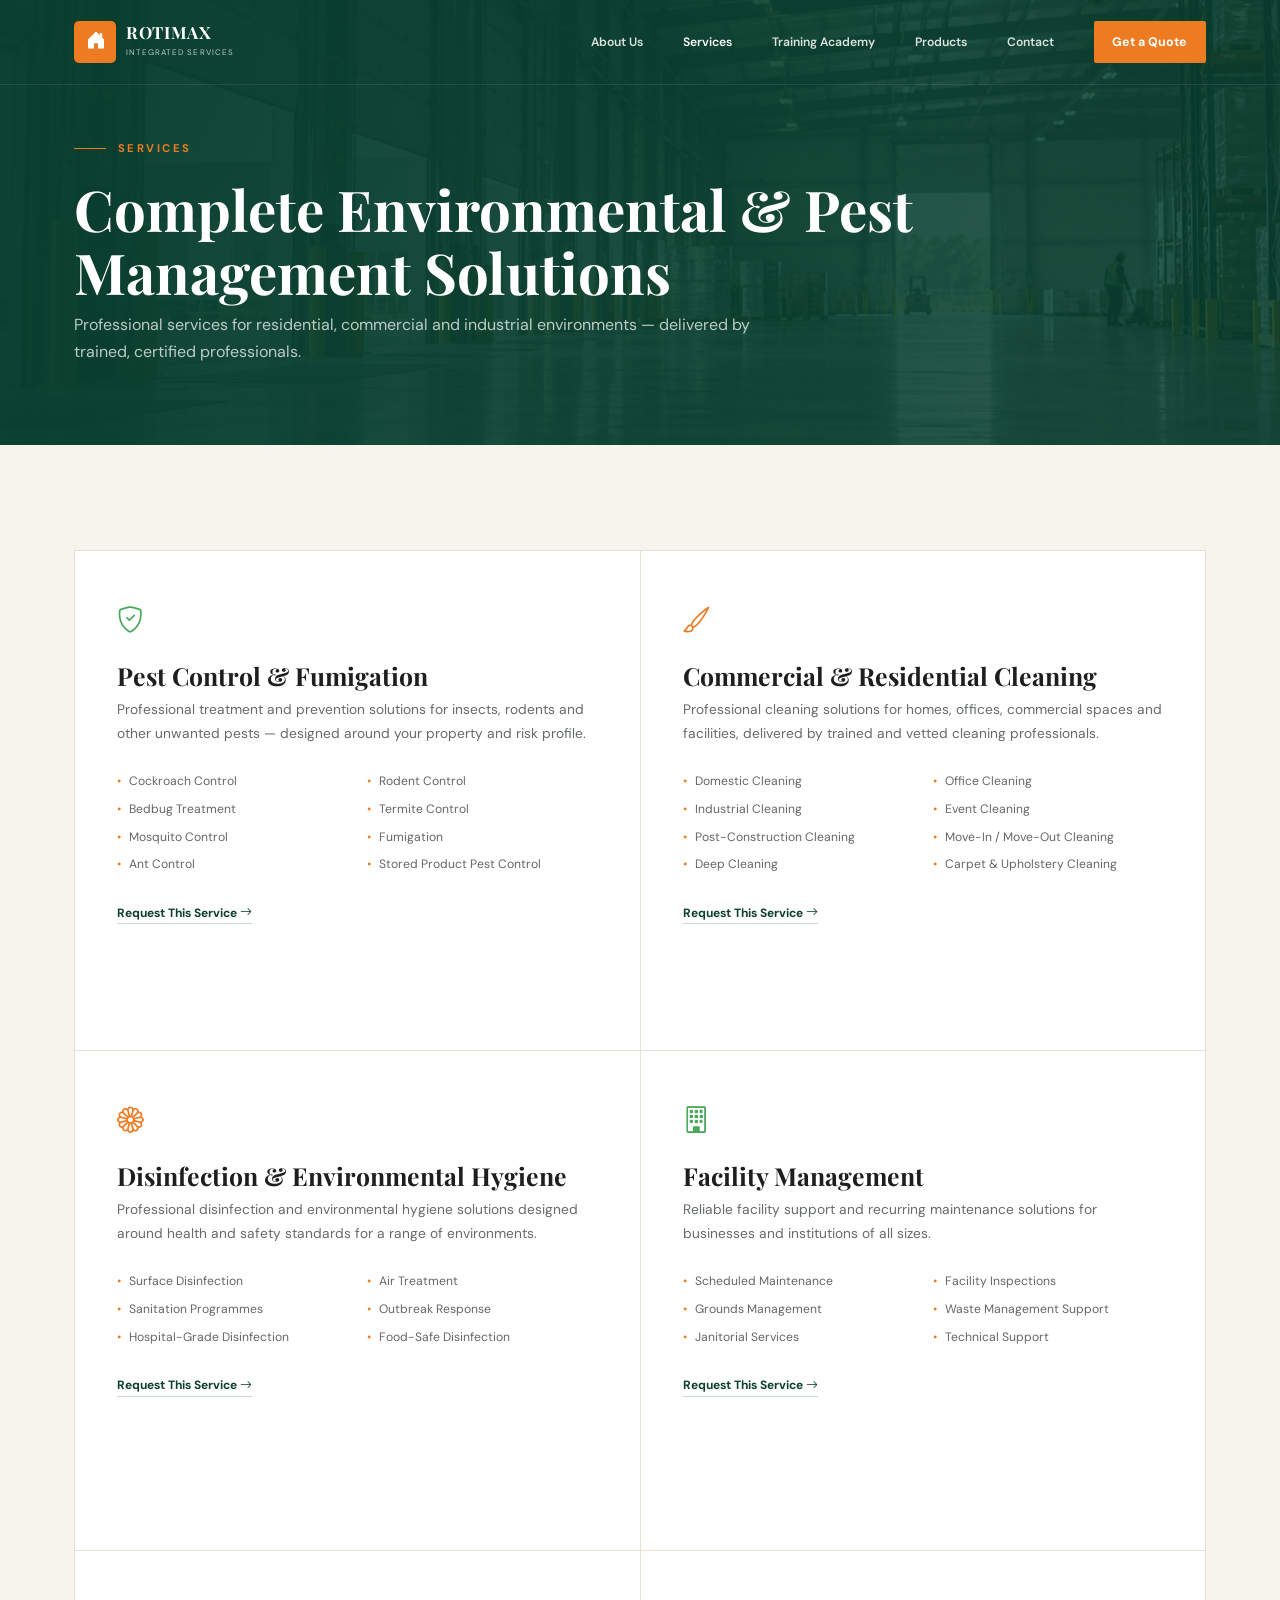
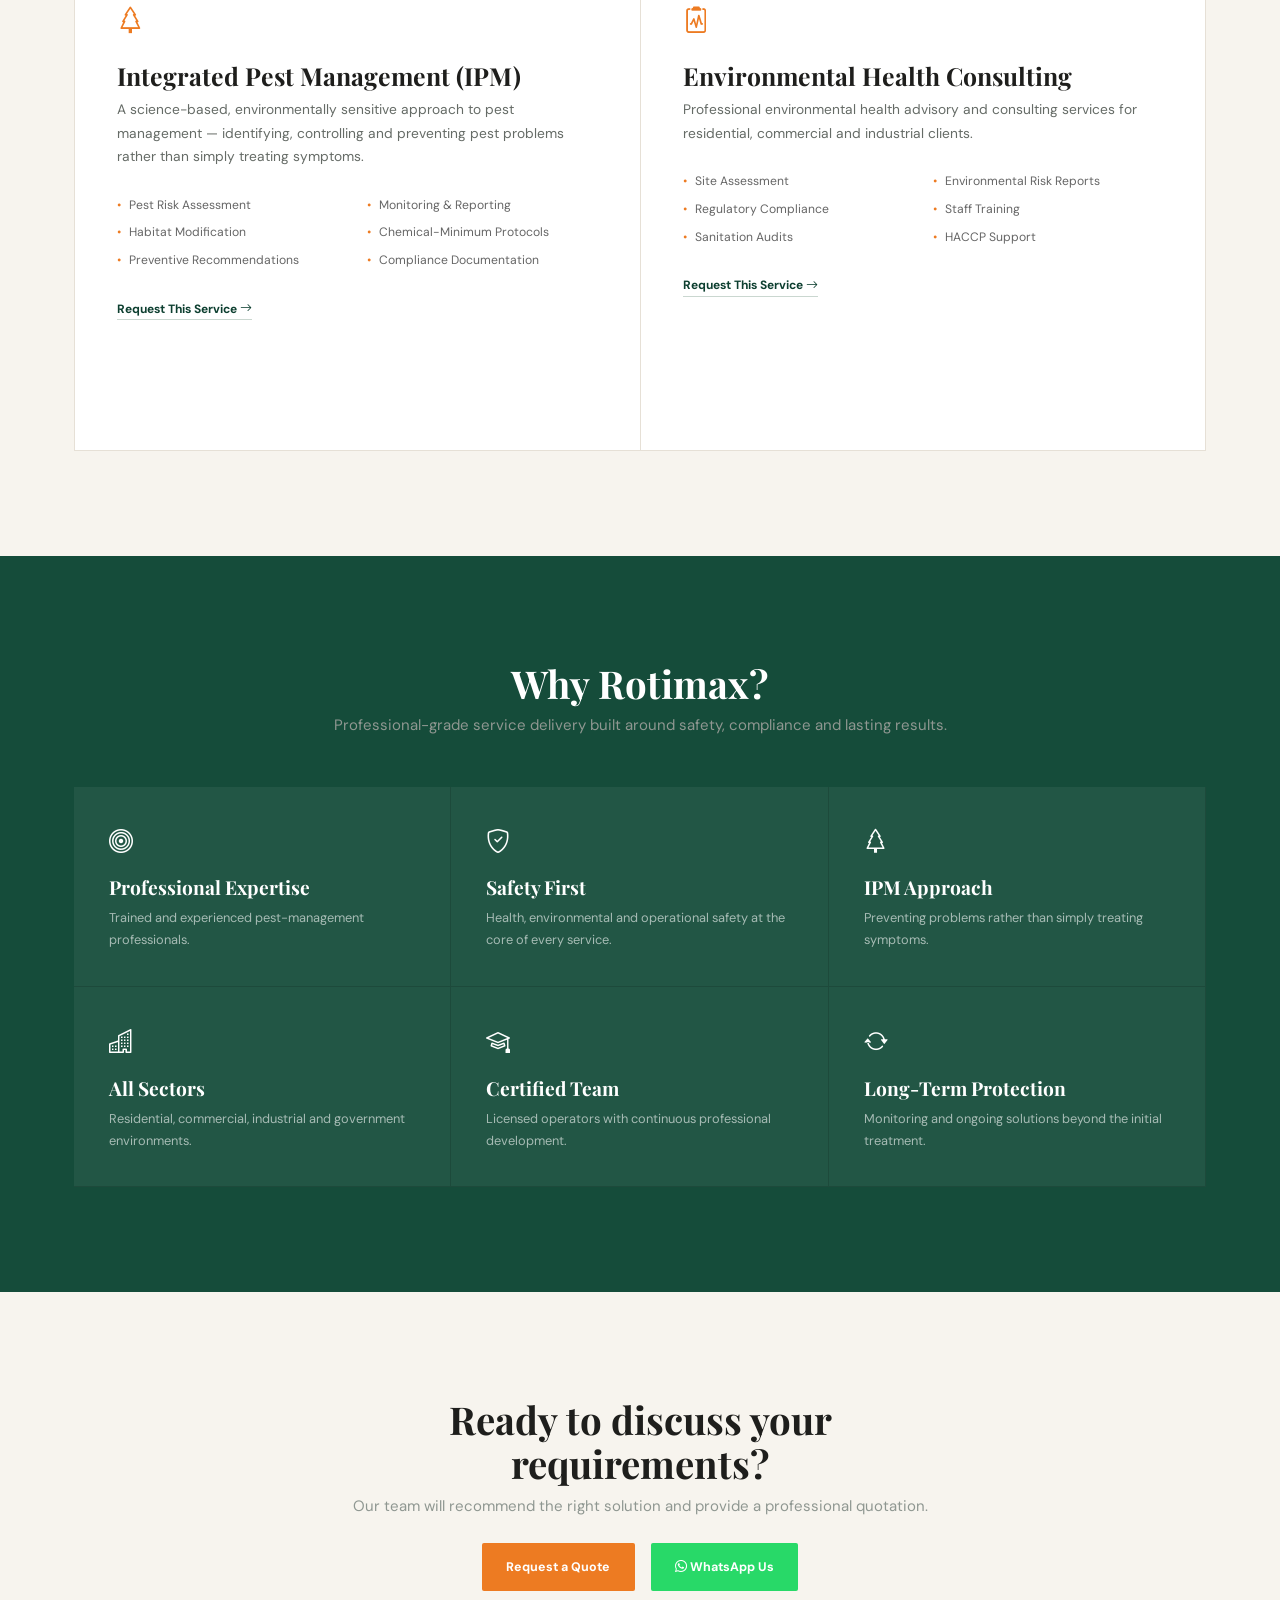
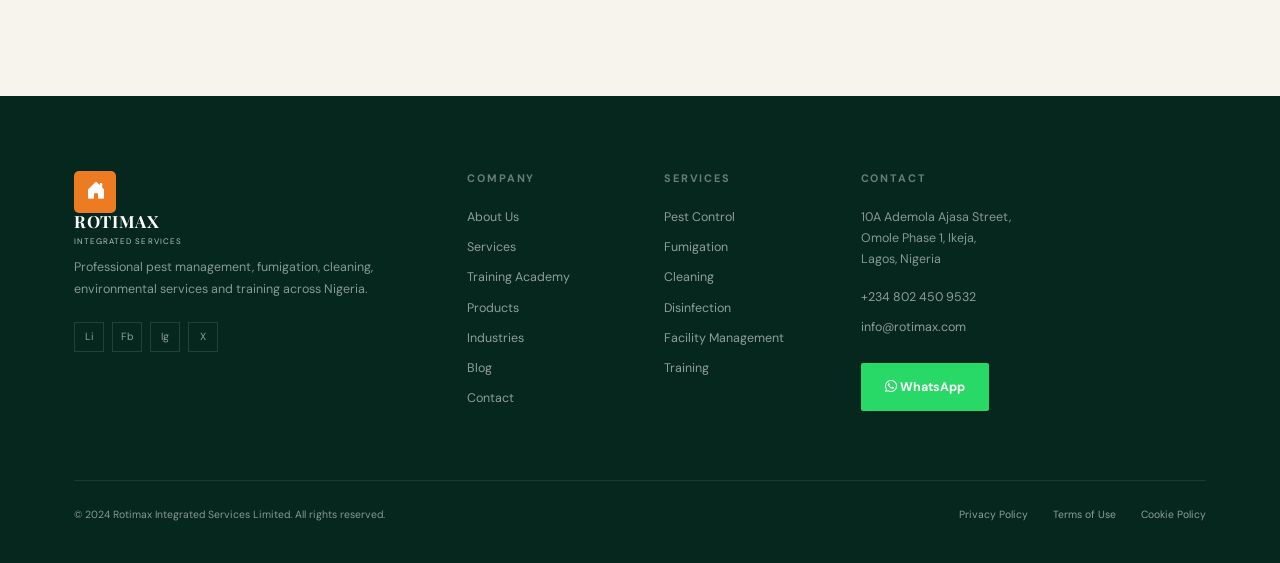
<file: outputs/services.html>
<!doctype html>
<html lang="en">
<head>
  <meta charset="utf-8"><meta name="viewport" content="width=device-width, initial-scale=1">
  <meta name="description" content="Rotimax professional environmental and pest management services.">
  <title>Services | Rotimax Integrated Services</title>
  <link href="https://cdn.jsdelivr.net/npm/bootstrap@5.3.3/dist/css/bootstrap.min.css" rel="stylesheet">
  <link href="https://cdn.jsdelivr.net/npm/bootstrap-icons@1.11.3/font/bootstrap-icons.min.css" rel="stylesheet">
  <link rel="preconnect" href="https://fonts.googleapis.com"><link rel="preconnect" href="https://fonts.gstatic.com" crossorigin>
  <link href="https://fonts.googleapis.com/css2?family=DM+Sans:wght@400;500;600;700&family=Playfair+Display:ital,wght@0,700;1,700&display=swap" rel="stylesheet">
  <link href="style.css" rel="stylesheet">
</head>
<body>
  <header class="site-header service-header position-absolute top-0 start-0 w-100">
    <nav class="navbar navbar-expand-md navbar-dark py-3" aria-label="Main navigation"><div class="container-xl">
      <a class="navbar-brand brand" href="index.html"><span class="brand-mark"><i class="bi bi-house-door-fill"></i></span><span><strong>ROTIMAX</strong><small>INTEGRATED SERVICES</small></span></a>
      <button class="navbar-toggler border-0 shadow-none" type="button" data-bs-toggle="collapse" data-bs-target="#mainNav" aria-controls="mainNav" aria-expanded="false" aria-label="Toggle navigation"><span class="navbar-toggler-icon"></span></button>
      <div class="collapse navbar-collapse" id="mainNav"><ul class="navbar-nav ms-auto align-items-md-center gap-md-3 gap-xl-4"><li class="nav-item"><a class="nav-link" href="index.html#about">About Us</a></li><li class="nav-item"><a class="nav-link active" href="services.html">Services</a></li><li class="nav-item"><a class="nav-link" href="academy.html">Training Academy</a></li><li class="nav-item"><a class="nav-link" href="index.html#products">Products</a></li><li class="nav-item"><a class="nav-link" href="#contact">Contact</a></li><li class="nav-item ms-md-2"><a class="btn btn-orange btn-sm" href="#quote">Get a Quote</a></li></ul></div>
    </div></nav>
  </header>

  <main>
    <section class="services-hero d-flex align-items-center"><div class="container-xl"><div class="services-hero-copy"><span class="eyebrow">SERVICES</span><h1>Complete Environmental &amp; Pest<br class="d-none d-md-block"> Management Solutions</h1><p>Professional services for residential, commercial and industrial environments — delivered by trained, certified professionals.</p></div></div></section>

    <section class="section ivory"><div class="container-xl"><div class="row g-0 services-detailed">
      <article class="col-md-6 detailed-card"><div class="service-icon"><i class="bi bi-shield-check"></i></div><h2>Pest Control &amp; Fumigation</h2><p>Professional treatment and prevention solutions for insects, rodents and other unwanted pests — designed around your property and risk profile.</p><ul><li>Cockroach Control</li><li>Rodent Control</li><li>Bedbug Treatment</li><li>Termite Control</li><li>Mosquito Control</li><li>Fumigation</li><li>Ant Control</li><li>Stored Product Pest Control</li></ul><a href="#quote">Request This Service <i class="bi bi-arrow-right"></i></a></article>
      <article class="col-md-6 detailed-card"><div class="service-icon"><i class="bi bi-brush"></i></div><h2>Commercial &amp; Residential Cleaning</h2><p>Professional cleaning solutions for homes, offices, commercial spaces and facilities, delivered by trained and vetted cleaning professionals.</p><ul><li>Domestic Cleaning</li><li>Office Cleaning</li><li>Industrial Cleaning</li><li>Event Cleaning</li><li>Post-Construction Cleaning</li><li>Move-In / Move-Out Cleaning</li><li>Deep Cleaning</li><li>Carpet &amp; Upholstery Cleaning</li></ul><a href="#quote">Request This Service <i class="bi bi-arrow-right"></i></a></article>
      <article class="col-md-6 detailed-card"><div class="service-icon"><i class="bi bi-flower1"></i></div><h2>Disinfection &amp; Environmental Hygiene</h2><p>Professional disinfection and environmental hygiene solutions designed around health and safety standards for a range of environments.</p><ul><li>Surface Disinfection</li><li>Air Treatment</li><li>Sanitation Programmes</li><li>Outbreak Response</li><li>Hospital-Grade Disinfection</li><li>Food-Safe Disinfection</li></ul><a href="#quote">Request This Service <i class="bi bi-arrow-right"></i></a></article>
      <article class="col-md-6 detailed-card"><div class="service-icon"><i class="bi bi-building"></i></div><h2>Facility Management</h2><p>Reliable facility support and recurring maintenance solutions for businesses and institutions of all sizes.</p><ul><li>Scheduled Maintenance</li><li>Facility Inspections</li><li>Grounds Management</li><li>Waste Management Support</li><li>Janitorial Services</li><li>Technical Support</li></ul><a href="#quote">Request This Service <i class="bi bi-arrow-right"></i></a></article>
      <article class="col-md-6 detailed-card"><div class="service-icon"><i class="bi bi-tree"></i></div><h2>Integrated Pest Management (IPM)</h2><p>A science-based, environmentally sensitive approach to pest management — identifying, controlling and preventing pest problems rather than simply treating symptoms.</p><ul><li>Pest Risk Assessment</li><li>Monitoring &amp; Reporting</li><li>Habitat Modification</li><li>Chemical-Minimum Protocols</li><li>Preventive Recommendations</li><li>Compliance Documentation</li></ul><a href="#quote">Request This Service <i class="bi bi-arrow-right"></i></a></article>
      <article class="col-md-6 detailed-card"><div class="service-icon"><i class="bi bi-clipboard2-pulse"></i></div><h2>Environmental Health Consulting</h2><p>Professional environmental health advisory and consulting services for residential, commercial and industrial clients.</p><ul><li>Site Assessment</li><li>Environmental Risk Reports</li><li>Regulatory Compliance</li><li>Staff Training</li><li>Sanitation Audits</li><li>HACCP Support</li></ul><a href="#quote">Request This Service <i class="bi bi-arrow-right"></i></a></article>
    </div></div></section>

    <section class="section why-section text-center"><div class="container-xl"><h2>Why Rotimax?</h2><p>Professional-grade service delivery built around safety, compliance and lasting results.</p><div class="row g-0 why-grid mt-5 text-start">
      <article class="col-md-4"><span><i class="bi bi-bullseye"></i></span><h3>Professional Expertise</h3><p>Trained and experienced pest-management professionals.</p></article><article class="col-md-4"><span><i class="bi bi-shield-check"></i></span><h3>Safety First</h3><p>Health, environmental and operational safety at the core of every service.</p></article><article class="col-md-4"><span><i class="bi bi-tree"></i></span><h3>IPM Approach</h3><p>Preventing problems rather than simply treating symptoms.</p></article><article class="col-md-4"><span><i class="bi bi-buildings"></i></span><h3>All Sectors</h3><p>Residential, commercial, industrial and government environments.</p></article><article class="col-md-4"><span><i class="bi bi-mortarboard"></i></span><h3>Certified Team</h3><p>Licensed operators with continuous professional development.</p></article><article class="col-md-4"><span><i class="bi bi-arrow-repeat"></i></span><h3>Long-Term Protection</h3><p>Monitoring and ongoing solutions beyond the initial treatment.</p></article>
    </div></div></section>

    <section class="section services-cta text-center" id="quote"><div class="container"><h2>Ready to discuss your<br>requirements?</h2><p>Our team will recommend the right solution and provide a professional quotation.</p><div class="d-flex justify-content-center flex-wrap gap-3 mt-4"><a class="btn btn-orange" href="mailto:info@rotimax.com">Request a Quote</a><a class="btn btn-whatsapp" href="https://wa.me/2348024509532"><i class="bi bi-whatsapp"></i> WhatsApp Us</a></div></div></section>
  </main>

  <footer class="site-footer" id="contact"><div class="container-xl"><div class="row g-5">
    <div class="col-md-4"><a class="brand footer-brand" href="index.html"><span class="brand-mark"><i class="bi bi-house-door-fill"></i></span><span><strong>ROTIMAX</strong><small>INTEGRATED SERVICES</small></span></a><p>Professional pest management, fumigation, cleaning, environmental services and training across Nigeria.</p><div class="socials"><a href="#">Li</a><a href="#">Fb</a><a href="#">Ig</a><a href="#">X</a></div></div>
    <div class="col-6 col-md-2"><h3>Company</h3><a href="index.html#about">About Us</a><a href="services.html">Services</a><a href="academy.html">Training Academy</a><a href="index.html#products">Products</a><a href="industries.html">Industries</a><a href="#">Blog</a><a href="#contact">Contact</a></div>
    <div class="col-6 col-md-2"><h3>Services</h3><a href="#">Pest Control</a><a href="#">Fumigation</a><a href="#">Cleaning</a><a href="#">Disinfection</a><a href="#">Facility Management</a><a href="#">Training</a></div>
    <div class="col-md-4"><h3>Contact</h3><p>10A Ademola Ajasa Street,<br>Omole Phase 1, Ikeja,<br>Lagos, Nigeria</p><a href="tel:+2348024509532">+234 802 450 9532</a><a href="mailto:info@rotimax.com">info@rotimax.com</a><a class="btn btn-whatsapp mt-3" href="https://wa.me/2348024509532"><i class="bi bi-whatsapp"></i> WhatsApp</a></div>
  </div><div class="footer-bottom"><span>© 2024 Rotimax Integrated Services Limited. All rights reserved.</span><span><a href="#">Privacy Policy</a><a href="#">Terms of Use</a><a href="#">Cookie Policy</a></span></div></div></footer>
  <script src="https://cdn.jsdelivr.net/npm/bootstrap@5.3.3/dist/js/bootstrap.bundle.min.js"></script><script src="main.js"></script>
</body>
</html>
</file>
<file: style.css>
:root{--green:#0d3f30;--green-2:#154c3a;--green-3:#245b47;--ink:#1e1e1c;--ivory:#f7f4ee;--white:#fff;--orange:#ed7b22;--lime:#28d968;--muted:#758078;--border:#e6e0d6;--serif:"Playfair Display",Georgia,serif;--sans:"DM Sans",Arial,sans-serif}
*{box-sizing:border-box}html{scroll-behavior:smooth}body{margin:0;background:var(--ivory);color:var(--ink);font-family:var(--sans);font-size:15px;line-height:1.7}a{text-decoration:none}.container-xl{max-width:1180px}.section{padding:105px 0}.ivory{background:var(--ivory)}h1,h2,h3{font-family:var(--serif);font-weight:700}h2{font-size:clamp(2rem,3vw,3rem);line-height:1.15}.btn{border-radius:2px;padding:.85rem 1.45rem;font-size:.78rem;font-weight:700}.btn-sm{padding:.65rem 1.1rem}.btn-orange{background:var(--orange);border-color:var(--orange);color:#fff}.btn-orange:hover{background:#d86511;border-color:#d86511;color:#fff}.btn-green{background:var(--green);border-color:var(--green);color:#fff}.btn-green:hover{background:var(--green-2);border-color:var(--green-2);color:#fff}.btn-whatsapp{background:var(--lime);border-color:var(--lime);color:#fff}.btn-whatsapp:hover{background:#17bf55;border-color:#17bf55;color:#fff}.eyebrow{display:block;color:var(--orange);font-size:.7rem;font-weight:700;letter-spacing:.22em;margin-bottom:1.2rem}.eyebrow:before{content:"";display:inline-block;width:32px;height:1px;background:var(--orange);vertical-align:middle;margin-right:12px}.eyebrow.centered:after{content:"";display:inline-block;width:32px;height:1px;background:var(--orange);vertical-align:middle;margin-left:12px}.text-link{color:var(--green);font-weight:700;font-size:.78rem}.text-link:hover{color:var(--orange)}
.site-header{z-index:20;border-bottom:1px solid rgba(255,255,255,.09)}.brand{display:inline-flex;align-items:center;gap:10px;color:#fff!important}.brand-mark{width:42px;height:42px;border-radius:5px;background:var(--orange);display:grid;place-items:center;font-size:1.2rem}.brand strong{display:block;font:700 1.05rem/1 var(--serif);letter-spacing:.04em}.brand small{display:block;font-size:.5rem;letter-spacing:.13em;margin-top:5px;opacity:.72}.navbar .nav-link{color:rgba(255,255,255,.85);font-size:.76rem;font-weight:600}.navbar .nav-link:hover,.navbar .nav-link.active{color:#fff}.navbar-toggler{padding:.35rem}.navbar-toggler-icon{width:1.35rem}
.home-hero{min-height:725px;color:#fff;background:linear-gradient(90deg,rgba(3,40,29,.92) 0%,rgba(5,48,35,.78) 50%,rgba(5,45,33,.55) 100%),url('assets/warehouse-hero.png') center/cover no-repeat}.hero-copy{max-width:620px;padding-top:70px}.hero-copy h1{font-size:clamp(3rem,5.3vw,5.4rem);line-height:1.03;margin:0}.hero-copy h1 em,.final-cta h2 em{color:#35c777}.hero-copy p{max-width:610px;color:rgba(255,255,255,.75);margin-top:1.6rem;font-size:1rem}.hero-values{margin-top:2.8rem;color:rgba(255,255,255,.55);font-size:.68rem}.hero-values span{display:inline-block;width:4px;height:4px;border-radius:50%;background:var(--orange);margin:0 12px}.proof-strip{background:var(--green);color:#fff;padding:60px 0}.proof-grid{background:rgba(255,255,255,.04)}.proof{text-align:center;padding:28px;border-right:1px solid rgba(255,255,255,.08)}.proof strong{display:block;font:700 2rem var(--serif);color:#55c18b}.proof span{display:block;color:rgba(255,255,255,.58);font-size:.67rem;margin-top:7px}.accreditation{text-align:center;color:rgba(255,255,255,.35);font-size:.58rem;letter-spacing:.12em;margin-top:50px}.accreditation b{background:rgba(0,0,0,.12);padding:8px 12px;margin-left:10px;color:rgba(255,255,255,.5)}
.section-heading h2{margin:0}.service-overview{border-top:1px solid var(--border);border-left:1px solid var(--border);background:#fff}.service-mini{padding:42px;border-right:1px solid var(--border);border-bottom:1px solid var(--border);min-height:215px}.service-icon{font-size:1.65rem;margin-bottom:18px}.service-mini h3{font-size:1.25rem}.service-mini p{color:#6d716d;font-size:.82rem;margin:0;max-width:430px}.pest-picker{background:#171717;color:#fff}.pest-picker>div>p,.why-section>div>p,.final-cta p,.services-cta p{color:#8f9791}.pest-grid{display:grid;grid-template-columns:repeat(6,1fr);gap:10px}.pest-card{appearance:none;border:1px solid #303030;background:#232323;color:#aaa;min-height:115px;padding:18px 8px;font:500 .68rem var(--sans);border-radius:3px;transition:.2s}.pest-card span{display:block;font-size:1.5rem;margin-bottom:11px}.pest-card:hover,.pest-card.active{border-color:var(--orange);color:#fff;transform:translateY(-2px)}.pest-result{min-height:1.6em;margin:22px 0 0;color:#c9c9c9!important}.process{background:#fff}.process-grid{border-top:1px solid #eee}.step{padding:45px 30px 25px;border-right:1px solid #eee;min-height:240px}.step span{font:700 3rem var(--serif);color:#eee8df}.step h3{font-size:1rem;margin-top:15px;position:relative}.step h3:before{content:"";display:block;width:28px;height:2px;background:var(--orange);margin-bottom:12px}.step p{font-size:.72rem;color:#7e817e}.client-panels{padding:70px 0}.image-panel{min-height:320px;background:linear-gradient(rgba(5,51,37,.67),rgba(5,51,37,.78)),var(--panel-image) center/cover no-repeat;color:#fff;display:flex;align-items:end;padding:45px}.image-panel h3{font-size:1.45rem}.image-panel p{font-size:.75rem;max-width:380px;color:rgba(255,255,255,.72)}.academy-section{background:var(--green-2);color:#fff}.academy-section h2{font-size:clamp(2.1rem,4vw,3.6rem)}.academy-section p{color:rgba(255,255,255,.66);font-size:.85rem}.academy-image{width:100%;height:350px;object-fit:cover}.final-cta{background:#181818;color:#fff}.final-cta h2{font-size:clamp(2.3rem,4.6vw,4.3rem)}
.services-hero{min-height:445px;color:#fff;background:linear-gradient(90deg,rgba(9,63,47,.98),rgba(10,66,49,.86)),url('assets/warehouse-hero.png') center 42%/cover no-repeat}.services-hero-copy{padding-top:75px;max-width:920px}.services-hero h1{font-size:clamp(2.6rem,5vw,4.6rem);line-height:1.12}.services-hero p{max-width:700px;color:rgba(255,255,255,.72);font-size:1rem}.services-detailed{background:#fff;border-left:1px solid var(--border);border-top:1px solid var(--border)}.detailed-card{padding:48px 42px;border-right:1px solid var(--border);border-bottom:1px solid var(--border);min-height:500px}.detailed-card h2{font-size:1.55rem}.detailed-card p{color:#656b66;font-size:.86rem}.detailed-card ul{padding:10px 0 0;margin:0 0 25px;list-style:none;display:grid;grid-template-columns:1fr 1fr;gap:7px 20px;color:#666;font-size:.76rem}.detailed-card li:before{content:"•";color:var(--orange);margin-right:8px}.detailed-card>a{display:inline-block;color:var(--green);font-weight:700;font-size:.75rem;border-bottom:1px solid #cad7d0}.why-section{background:var(--green-2);color:#fff}.why-grid{background:rgba(255,255,255,.055)}.why-grid article{padding:35px;border-right:1px solid rgba(0,0,0,.14);border-bottom:1px solid rgba(0,0,0,.14);min-height:190px}.why-grid span{font-size:1.5rem}.why-grid h3{font-size:1.2rem;margin-top:14px}.why-grid p{color:rgba(255,255,255,.6);font-size:.8rem;margin:0}.services-cta{background:var(--ivory)}
.site-footer{background:#06271d;color:rgba(255,255,255,.52);padding:75px 0 30px;font-size:.78rem}.footer-brand{margin-bottom:25px}.site-footer h3{font:700 .68rem var(--sans);text-transform:uppercase;letter-spacing:.17em;color:rgba(255,255,255,.4);margin-bottom:22px}.site-footer a{display:block;color:rgba(255,255,255,.55);margin-bottom:9px}.site-footer a:hover{color:#fff}.site-footer .btn{display:inline-block;color:#fff}.socials{display:flex;gap:8px;margin-top:22px}.socials a{width:30px;height:30px;border:1px solid rgba(255,255,255,.12);display:grid;place-items:center;font-size:.65rem}.footer-bottom{border-top:1px solid rgba(255,255,255,.08);margin-top:60px;padding-top:25px;display:flex;justify-content:space-between;gap:30px;font-size:.65rem}.footer-bottom span:last-child{display:flex;gap:25px}
@media (max-width:991.98px){.site-header .navbar-collapse{background:#0a3427;margin:13px -12px -16px;padding:18px 24px 24px;box-shadow:0 20px 35px rgba(0,0,0,.2)}.navbar-nav{align-items:stretch!important}.navbar .nav-link{padding:.7rem 0}.home-hero{min-height:680px}.pest-grid{grid-template-columns:repeat(4,1fr)}.section{padding:80px 0}.academy-image{height:320px}.detailed-card{min-height:auto}.proof:nth-child(2){border-right:0}.proof:nth-child(-n+2){border-bottom:1px solid rgba(255,255,255,.08)}}
@media (max-width:767.98px){body{font-size:14px}.section{padding:65px 0}.home-hero{min-height:720px;background-position:65% center}.hero-copy{padding-top:85px}.hero-copy h1{font-size:2.85rem}.services-hero{min-height:470px}.services-hero-copy{padding-top:85px}.services-hero h1{font-size:2.7rem}.service-mini,.detailed-card{padding:32px 25px}.detailed-card ul{grid-template-columns:1fr}.pest-grid{grid-template-columns:repeat(2,1fr)}.step{border-right:0;border-bottom:1px solid #eee;min-height:auto}.client-panels{padding:45px 0}.image-panel{min-height:260px}.academy-image{height:260px}.footer-bottom{flex-direction:column}.footer-bottom span:last-child{flex-wrap:wrap}.proof strong{font-size:1.55rem}}
@media (max-width:479.98px){.brand-mark{width:36px;height:36px}.brand strong{font-size:.92rem}.hero-copy h1{font-size:2.45rem}.home-hero{min-height:690px}.proof{padding:22px 10px}.accreditation b{display:inline-block;margin:8px 3px 0}.service-mini{min-height:auto}.services-hero h1{font-size:2.25rem}.detailed-card h2{font-size:1.35rem}.why-grid article{min-height:auto}.footer-bottom span:last-child{gap:12px}}

/* Reference-fidelity refinements */
.services-hero-copy{max-width:1150px}
.services-hero h1{font-size:clamp(2.6rem,4.4vw,4rem)}
.service-icon{color:var(--orange)}
.service-mini:nth-child(3n+1) .service-icon,.detailed-card:nth-child(3n+1) .service-icon{color:#4aa95d}
.pest-card span{color:var(--orange)}
@media (max-width:767.98px){.services-hero h1{font-size:2.7rem}}
@media (max-width:479.98px){.services-hero h1{font-size:2.25rem}}
@media (max-width:1199.98px){.pest-grid{grid-template-columns:repeat(4,1fr)}}
@media (min-width:768px) and (max-width:991.98px){.site-header .navbar-collapse{background:transparent;margin:0;padding:0;box-shadow:none}}
@media (max-width:767.98px){.pest-grid{grid-template-columns:repeat(2,1fr)}}

/* Academy and industries pages */
.subpage-hero{min-height:445px;color:#fff;background-position:center;background-size:cover}.academy-hero{background-image:linear-gradient(90deg,rgba(8,62,46,.97),rgba(8,62,46,.77)),url('assets/academy-classroom.png')}.industries-hero{background-image:linear-gradient(90deg,rgba(8,62,46,.97),rgba(8,62,46,.76)),url('assets/warehouse-hero.png')}.subpage-copy{padding-top:76px;max-width:870px}.subpage-copy h1{font-size:clamp(2.8rem,5vw,4.5rem);line-height:1.12}.subpage-copy p{max-width:640px;color:rgba(255,255,255,.7);font-size:1rem}
.academy-about p{max-width:540px;color:#606760}.academy-mosaic{display:grid;grid-template-columns:1fr 1fr;grid-template-rows:260px 175px;gap:2px}.academy-mosaic img{width:100%;height:100%;object-fit:cover;filter:grayscale(1)}.academy-main{grid-column:1/3}.academy-stat{background:var(--green-2);color:#fff;display:grid;place-content:center;text-align:center;padding:20px}.academy-stat strong{font:700 2.8rem var(--serif);color:#60bd8b}.academy-stat span{font-size:.68rem;color:rgba(255,255,255,.58);margin-top:8px}
.academy-offers{background:var(--green-2);color:#fff}.academy-offers>div>p{color:rgba(255,255,255,.55)}.offer-grid{background:rgba(255,255,255,.055)}.offer-grid article{padding:38px 32px;min-height:190px;border-right:1px solid rgba(0,0,0,.14);border-bottom:1px solid rgba(0,0,0,.14)}.offer-grid i{font-size:1.55rem;color:var(--orange)}.offer-grid h3{font-size:1.15rem;margin:16px 0 8px}.offer-grid p{font-size:.78rem;color:rgba(255,255,255,.58);margin:0}
.programme-grid{border-top:1px solid var(--border);border-left:1px solid var(--border)}.programme-card{padding:42px 34px;border-right:1px solid var(--border);border-bottom:1px solid var(--border);min-height:445px}.programme-card h3{font-size:1.35rem}.programme-card>p{font-size:.78rem;color:#687069;min-height:68px}.level{height:max-content;background:var(--ivory);padding:6px 9px;font-size:.58rem;font-weight:700;white-space:nowrap;color:#777}.programme-card ul{list-style:none;padding:0;margin:18px 0;font-size:.72rem}.programme-card li{padding:5px 0;border-bottom:1px solid #eee}.programme-card li:before{content:"•";color:var(--orange);margin-right:8px}.programme-foot{display:flex;justify-content:space-between;gap:18px;align-items:center;margin-top:22px;font-size:.68rem;color:#777}.programme-foot a{color:var(--green);font-weight:700}
.industry-list{padding-top:80px}.industry-grid{border-top:1px solid var(--border);border-left:1px solid var(--border)}.industry-card{background:#fff;border-right:1px solid var(--border);border-bottom:1px solid var(--border)}.industry-photo{height:205px;background:linear-gradient(rgba(3,45,33,.46),rgba(3,45,33,.74)),var(--industry-image) center/cover no-repeat;display:flex;align-items:flex-end;padding:26px;color:#fff}.industry-photo h2{font-size:1.25rem;margin:0}.industry-photo i{color:var(--orange);font-size:1rem;margin-right:8px}.industry-body{padding:30px;min-height:255px;display:flex;flex-direction:column}.industry-body>p{font-size:.78rem;color:#686e69;min-height:50px}.tags{display:flex;flex-wrap:wrap;gap:7px;margin:12px 0 20px}.tags span{background:var(--ivory);padding:5px 8px;color:var(--green);font-size:.62rem;font-weight:700}.industry-body>a{color:var(--green);font-weight:700;font-size:.72rem;margin-top:auto}.sector-cta{background:var(--green-2);color:#fff}.sector-cta p{color:rgba(255,255,255,.58)}
@media (max-width:991.98px){.subpage-copy h1{font-size:3.3rem}.academy-mosaic{grid-template-rows:230px 155px}.programme-card{min-height:470px}.industry-photo{height:180px}.industry-body{min-height:285px}}
@media (max-width:767.98px){.subpage-hero{min-height:470px}.subpage-copy{padding-top:82px}.subpage-copy h1{font-size:2.55rem}.academy-mosaic{grid-template-rows:210px 145px;margin-top:15px}.offer-grid article{min-height:auto}.programme-card{min-height:auto;padding:32px 25px}.programme-card>p{min-height:auto}.industry-list{padding-top:55px}.industry-photo{height:210px}.industry-body{min-height:auto}.programme-foot{flex-wrap:wrap}.level{white-space:normal}}
@media (max-width:479.98px){.subpage-copy h1{font-size:2.2rem}.academy-mosaic{grid-template-rows:185px 125px}.academy-stat strong{font-size:2rem}.industry-photo{height:180px}.industry-body{padding:25px 22px}}

/* Lightweight Bootstrap-compatible fallback for offline previews */
.container,.container-xl{width:100%;margin-right:auto;margin-left:auto;padding-right:24px;padding-left:24px}.row{display:flex;flex-wrap:wrap}.g-0{gap:0}.w-100{width:100%!important}.position-absolute{position:absolute!important}.top-0{top:0!important}.start-0{left:0!important}.d-flex{display:flex!important}.d-none{display:none!important}.flex-wrap{flex-wrap:wrap!important}.align-items-center{align-items:center!important}.align-items-end{align-items:flex-end!important}.justify-content-between{justify-content:space-between!important}.justify-content-center{justify-content:center!important}.text-center{text-align:center!important}.text-start{text-align:left!important}.bg-white{background:#fff!important}.mt-3{margin-top:1rem!important}.mt-4{margin-top:1.5rem!important}.mt-5{margin-top:3rem!important}.ms-auto{margin-left:auto!important}.gap-1{gap:.25rem!important}.gap-3{gap:1rem!important}.navbar{display:flex;align-items:center}.navbar>.container-xl{display:flex;align-items:center;flex-wrap:wrap}.navbar-brand{margin-right:1rem}.navbar-toggler{margin-left:auto;background:transparent;color:#fff}.navbar-toggler-icon{display:block;width:1.5rem;height:1.5rem;background-image:linear-gradient(#fff,#fff),linear-gradient(#fff,#fff),linear-gradient(#fff,#fff);background-size:100% 2px;background-position:center 3px,center 11px,center 19px;background-repeat:no-repeat}.navbar-nav{list-style:none;margin:0;padding:0}.collapse:not(.show){display:none}.btn{display:inline-block;text-align:center;cursor:pointer;border:1px solid transparent}.btn-outline-light{color:#fff;border-color:rgba(255,255,255,.55)}.btn-outline-dark{color:#222;border-color:#ccc}.img-fluid{max-width:100%;height:auto}.col-6{width:50%}
@media (min-width:576px){.d-sm-inline{display:inline!important}}
@media (min-width:768px){.d-md-block{display:block!important}.col-md-2{width:16.66666667%}.col-md-4{width:33.33333333%}.col-md-5{width:41.66666667%}.col-md-6{width:50%}.col-md-7{width:58.33333333%}.navbar-expand-md{flex-wrap:nowrap}.navbar-expand-md .navbar-toggler{display:none}.navbar-expand-md .navbar-collapse{display:flex!important;flex-basis:auto}.navbar-expand-md .navbar-nav{display:flex;flex-direction:row}.align-items-md-center{align-items:center!important}.gap-md-3{gap:1rem!important}.ms-md-2{margin-left:.5rem!important}}
@media (min-width:992px){.col-lg-3{width:25%}.col-lg-4{width:33.33333333%}.col-lg-5{width:41.66666667%}.col-lg-6{width:50%}.col-lg-7{width:58.33333333%}.align-items-lg-center{align-items:center!important}.gap-lg-4{gap:1.5rem!important}.ms-lg-2{margin-left:.5rem!important}}
@media (min-width:1200px){.gap-xl-4{gap:1.5rem!important}}
@media (max-width:767.98px){.navbar-collapse{flex-basis:100%;width:100%}.navbar-nav{display:block}.container,.container-xl{padding-right:18px;padding-left:18px}}

/* Subtle motion system */
.site-header{transition:background-color .35s ease,box-shadow .35s ease}.site-header.is-scrolled{position:fixed!important;background:rgba(5,39,29,.94);box-shadow:0 8px 30px rgba(0,0,0,.18);backdrop-filter:blur(10px)}
.btn,.service-mini,.detailed-card,.programme-card,.offer-grid article,.industry-card,.why-grid article,.pest-card{transition:transform .3s ease,box-shadow .3s ease,border-color .3s ease,background-color .3s ease}.btn:hover{transform:translateY(-2px)}.service-mini:hover,.detailed-card:hover,.programme-card:hover,.offer-grid article:hover,.why-grid article:hover{transform:translateY(-4px);box-shadow:0 16px 38px rgba(6,39,29,.09);position:relative;z-index:2}.industry-photo,.image-panel,.academy-image{transition:background-size .65s ease,transform .65s ease}.industry-card{overflow:hidden}.industry-card:hover .industry-photo{background-size:108%}.industry-card:hover{transform:translateY(-4px);box-shadow:0 18px 45px rgba(6,39,29,.12);position:relative;z-index:2}.brand-mark{transition:transform .35s ease}.brand:hover .brand-mark{transform:rotate(-5deg) scale(1.06)}
.motion-item{opacity:0;transform:translateY(24px);transition:opacity .65s ease,transform .65s cubic-bezier(.22,1,.36,1)}.motion-item.motion-visible{opacity:1;transform:none}.motion-stagger>*{transition-delay:calc(var(--motion-index,0)*70ms)}
@media (prefers-reduced-motion:reduce){html{scroll-behavior:auto}*,*:before,*:after{animation-duration:.01ms!important;animation-iteration-count:1!important;transition-duration:.01ms!important}.motion-item{opacity:1;transform:none}}
html,body{overflow-x:hidden}
@media (max-width:767.98px){.site-header .navbar-toggler{position:absolute;right:18px;top:22px}.subpage-copy,.subpage-copy p{max-width:100%}}
@media (max-width:575.98px){.subpage-copy h1{font-size:2.2rem}.subpage-copy p{font-size:.92rem}.academy-about h2{font-size:1.85rem}.industry-card{width:100%}}

/* About, products and contact pages */
.about-hero{background-image:linear-gradient(90deg,rgba(8,62,46,.97),rgba(8,62,46,.78)),url('assets/warehouse-hero.png')}.products-hero{position:relative;background-image:linear-gradient(90deg,rgba(8,62,46,.97),rgba(8,62,46,.78)),url('assets/warehouse-hero.png');padding-bottom:42px}.contact-hero{background-image:linear-gradient(90deg,rgba(8,62,46,.97),rgba(8,62,46,.75)),url('assets/corporate-clients.png')}.product-note{position:absolute;bottom:20px;left:50%;transform:translateX(-50%);width:min(1132px,calc(100% - 48px));margin:0;text-align:center;color:rgba(255,255,255,.68);font-size:.78rem}.product-note a{color:#75d19c;text-decoration:underline}.about-story p{color:#656b66;max-width:520px}.about-collage{display:grid;grid-template-columns:1fr 1fr;height:210px;margin-top:35px}.about-collage img{width:100%;height:100%;object-fit:cover}.journey{position:relative;margin-top:30px}.journey:before{content:"";position:absolute;left:15px;top:18px;bottom:18px;width:1px;background:#e5dfd5}.journey article{position:relative;display:grid;grid-template-columns:42px 1fr;gap:20px;margin-bottom:30px}.journey article>i{z-index:1;width:30px;height:30px;border-radius:50%;background:var(--green);color:#fff;display:grid;place-items:center;font-size:.42rem}.journey article.current>i{background:var(--orange)}.journey h3{color:var(--green);font-size:1.1rem;margin:5px 0 10px}.journey p{font-size:.78rem;margin:0}.recognised{display:flex;gap:12px;background:var(--green-2);padding:25px;margin-top:36px;color:rgba(255,255,255,.45)}.recognised span{font-size:.58rem;letter-spacing:.1em}.recognised b{display:block;border:1px solid rgba(255,255,255,.16);color:rgba(255,255,255,.68);padding:8px 12px;margin-top:7px}.values-section>div>p{color:#737a74}.values-grid{border-left:2px solid var(--orange)}.values-grid article{background:var(--ivory);border-right:2px solid var(--orange);border-bottom:1px solid var(--border);padding:38px 34px;min-height:230px}.values-grid i{color:var(--orange);font-size:1.55rem}.values-grid h3{font-size:1.2rem;margin:17px 0 8px}.values-grid p{color:#636963;font-size:.78rem;margin:0}
.products-list{padding-top:80px}.product-grid{border-left:1px solid var(--border);border-top:1px solid var(--border)}.product-card{background:#fff;border-right:1px solid var(--border);border-bottom:1px solid var(--border);overflow:hidden}.product-card>img{width:100%;height:250px;object-fit:cover;filter:saturate(.76)}.product-body{padding:36px 38px;min-height:350px;display:flex;flex-direction:column}.product-body>i{font-size:1.55rem;color:var(--orange)}.product-body h2{font-size:1.35rem;margin:14px 0 10px}.product-body>p{font-size:.78rem;color:#656c66}.product-body>a{margin-top:auto;color:var(--green);font-weight:700;font-size:.72rem}.product-cta{background:#181818;color:#fff}.product-cta p{color:#919791}
.contact-section{padding-top:85px}.contact-info h2,.quote-form h2{font-size:2rem;margin-bottom:36px}.contact-detail{display:grid;grid-template-columns:50px 1fr;gap:20px;margin-bottom:26px;align-items:start}.contact-detail>span{width:44px;height:44px;border-radius:3px;background:var(--green-2);color:#fff;display:grid;place-items:center}.contact-detail b,.quote-form label,.contact-method legend{display:block;font-size:.67rem;letter-spacing:.1em;color:#62665f;margin-bottom:7px}.contact-detail p,.contact-detail a{color:var(--ink);margin:0;font-size:.9rem}.contact-whatsapp{margin:5px 0 36px}.location-card{position:relative;max-width:420px;height:255px;border-radius:5px;overflow:hidden;background:var(--green)}.location-card>img{width:100%;height:100%;object-fit:cover;opacity:.7}.location-card>div{position:absolute;inset:0;display:flex;flex-direction:column;justify-content:flex-end;padding:28px;color:#fff;background:linear-gradient(transparent,rgba(4,48,35,.82))}.location-card>div i{font-size:1.5rem;color:var(--orange);margin-bottom:8px}.location-card>div strong{font-size:.82rem}.location-card>div span{font-size:.72rem;color:rgba(255,255,255,.65);margin-top:6px}.quote-form{background:#fff;border-radius:6px;padding:44px 48px;box-shadow:0 18px 45px rgba(32,38,33,.08)}.form-grid{margin-left:-8px;margin-right:-8px}.quote-form label{padding:0 8px;margin-bottom:22px}.quote-form input,.quote-form select,.quote-form textarea{display:block;width:100%;margin-top:7px;border:1px solid #d9d7d1;border-radius:4px;background:#fff;padding:12px 14px;font:400 .82rem var(--sans);color:var(--ink);outline:none}.quote-form input,.quote-form select{height:48px}.quote-form textarea{resize:vertical}.quote-form input:focus,.quote-form select:focus,.quote-form textarea:focus{border-color:var(--green);box-shadow:0 0 0 3px rgba(13,63,48,.08)}.quote-form .is-invalid{border-color:#bd3427}.contact-method{border:0;padding:0 8px;margin:0 0 24px}.contact-method legend{float:none;width:auto}.contact-method label{display:inline-flex;align-items:center;gap:7px;font-size:.8rem;letter-spacing:0;color:var(--ink);margin:0 24px 0 0;padding:0}.contact-method input{display:inline-block;width:14px;height:14px;margin:0}.quote-submit{width:100%;padding:1rem}.form-status{min-height:1.3em;text-align:center;margin:14px 0 0;font-size:.78rem;color:var(--green);font-weight:700}
@media (min-width:992px){.col-lg-5{width:41.66666667%}.col-lg-7{width:58.33333333%}.align-items-start{align-items:flex-start!important}}
@media (max-width:991.98px){.quote-form{margin-top:10px}.location-card{max-width:none}.product-card>img{height:210px}.product-body{min-height:385px}.recognised{flex-wrap:wrap}}
@media (max-width:767.98px){.product-note{bottom:18px;width:calc(100% - 36px)}.about-story h2{font-size:1.9rem}.journey{margin-top:45px}.values-grid article{min-height:auto}.product-card>img{height:220px}.product-body{min-height:auto;padding:30px 25px}.contact-section{padding-top:60px}.quote-form{padding:32px 24px}.contact-info h2,.quote-form h2{font-size:1.8rem}.contact-method label{margin:0 16px 10px 0}.location-card{height:230px}}
@media (max-width:479.98px){.about-collage{height:165px}.recognised{padding:20px}.products-hero{padding-bottom:65px}.product-note{font-size:.68rem}.product-card>img{height:180px}.location-card{height:210px}.quote-form{padding:28px 18px}}
.col-12{width:100%}

/* Supplied Rotimax brand photography and logo */
.brand-mark{width:158px;height:48px;border-radius:0;background:transparent url('assets/rotimax-logo-dark.png') left center/contain no-repeat}.brand-mark i,.brand>span:not(.brand-mark){display:none}.footer-brand .brand-mark{width:175px;height:58px}.home-hero{background-image:linear-gradient(90deg,rgba(3,40,29,.93) 0%,rgba(5,48,35,.79) 50%,rgba(5,45,33,.56) 100%),url('assets/company-fleet-wide.jpg');background-position:center}.academy-hero{background-image:linear-gradient(90deg,rgba(8,62,46,.96),rgba(8,62,46,.72)),url('assets/academy-team-hats.jpg');background-position:center 42%}.about-hero{background-image:linear-gradient(90deg,rgba(8,62,46,.96),rgba(8,62,46,.74)),url('assets/company-team-fleet.jpg');background-position:center 48%}
@media (max-width:767.98px){.brand-mark{width:138px;height:43px}.footer-brand .brand-mark{width:158px;height:52px}.home-hero{background-position:56% center}.academy-hero{background-position:55% center}.about-hero{background-position:53% center}}
</file>
<file: outputs/style.css>
:root{--green:#0d3f30;--green-2:#154c3a;--green-3:#245b47;--ink:#1e1e1c;--ivory:#f7f4ee;--white:#fff;--orange:#ed7b22;--lime:#28d968;--muted:#758078;--border:#e6e0d6;--serif:"Playfair Display",Georgia,serif;--sans:"DM Sans",Arial,sans-serif}
*{box-sizing:border-box}html{scroll-behavior:smooth}body{margin:0;background:var(--ivory);color:var(--ink);font-family:var(--sans);font-size:15px;line-height:1.7}a{text-decoration:none}.container-xl{max-width:1180px}.section{padding:105px 0}.ivory{background:var(--ivory)}h1,h2,h3{font-family:var(--serif);font-weight:700}h2{font-size:clamp(2rem,3vw,3rem);line-height:1.15}.btn{border-radius:2px;padding:.85rem 1.45rem;font-size:.78rem;font-weight:700}.btn-sm{padding:.65rem 1.1rem}.btn-orange{background:var(--orange);border-color:var(--orange);color:#fff}.btn-orange:hover{background:#d86511;border-color:#d86511;color:#fff}.btn-green{background:var(--green);border-color:var(--green);color:#fff}.btn-green:hover{background:var(--green-2);border-color:var(--green-2);color:#fff}.btn-whatsapp{background:var(--lime);border-color:var(--lime);color:#fff}.btn-whatsapp:hover{background:#17bf55;border-color:#17bf55;color:#fff}.eyebrow{display:block;color:var(--orange);font-size:.7rem;font-weight:700;letter-spacing:.22em;margin-bottom:1.2rem}.eyebrow:before{content:"";display:inline-block;width:32px;height:1px;background:var(--orange);vertical-align:middle;margin-right:12px}.eyebrow.centered:after{content:"";display:inline-block;width:32px;height:1px;background:var(--orange);vertical-align:middle;margin-left:12px}.text-link{color:var(--green);font-weight:700;font-size:.78rem}.text-link:hover{color:var(--orange)}
.site-header{z-index:20;border-bottom:1px solid rgba(255,255,255,.09)}.brand{display:inline-flex;align-items:center;gap:10px;color:#fff!important}.brand-mark{width:42px;height:42px;border-radius:5px;background:var(--orange);display:grid;place-items:center;font-size:1.2rem}.brand strong{display:block;font:700 1.05rem/1 var(--serif);letter-spacing:.04em}.brand small{display:block;font-size:.5rem;letter-spacing:.13em;margin-top:5px;opacity:.72}.navbar .nav-link{color:rgba(255,255,255,.85);font-size:.76rem;font-weight:600}.navbar .nav-link:hover,.navbar .nav-link.active{color:#fff}.navbar-toggler{padding:.35rem}.navbar-toggler-icon{width:1.35rem}
.home-hero{min-height:725px;color:#fff;background:linear-gradient(90deg,rgba(3,40,29,.92) 0%,rgba(5,48,35,.78) 50%,rgba(5,45,33,.55) 100%),url('assets/warehouse-hero.png') center/cover no-repeat}.hero-copy{max-width:620px;padding-top:70px}.hero-copy h1{font-size:clamp(3rem,5.3vw,5.4rem);line-height:1.03;margin:0}.hero-copy h1 em,.final-cta h2 em{color:#35c777}.hero-copy p{max-width:610px;color:rgba(255,255,255,.75);margin-top:1.6rem;font-size:1rem}.hero-values{margin-top:2.8rem;color:rgba(255,255,255,.55);font-size:.68rem}.hero-values span{display:inline-block;width:4px;height:4px;border-radius:50%;background:var(--orange);margin:0 12px}.proof-strip{background:var(--green);color:#fff;padding:60px 0}.proof-grid{background:rgba(255,255,255,.04)}.proof{text-align:center;padding:28px;border-right:1px solid rgba(255,255,255,.08)}.proof strong{display:block;font:700 2rem var(--serif);color:#55c18b}.proof span{display:block;color:rgba(255,255,255,.58);font-size:.67rem;margin-top:7px}.accreditation{text-align:center;color:rgba(255,255,255,.35);font-size:.58rem;letter-spacing:.12em;margin-top:50px}.accreditation b{background:rgba(0,0,0,.12);padding:8px 12px;margin-left:10px;color:rgba(255,255,255,.5)}
.section-heading h2{margin:0}.service-overview{border-top:1px solid var(--border);border-left:1px solid var(--border);background:#fff}.service-mini{padding:42px;border-right:1px solid var(--border);border-bottom:1px solid var(--border);min-height:215px}.service-icon{font-size:1.65rem;margin-bottom:18px}.service-mini h3{font-size:1.25rem}.service-mini p{color:#6d716d;font-size:.82rem;margin:0;max-width:430px}.pest-picker{background:#171717;color:#fff}.pest-picker>div>p,.why-section>div>p,.final-cta p,.services-cta p{color:#8f9791}.pest-grid{display:grid;grid-template-columns:repeat(6,1fr);gap:10px}.pest-card{appearance:none;border:1px solid #303030;background:#232323;color:#aaa;min-height:115px;padding:18px 8px;font:500 .68rem var(--sans);border-radius:3px;transition:.2s}.pest-card span{display:block;font-size:1.5rem;margin-bottom:11px}.pest-card:hover,.pest-card.active{border-color:var(--orange);color:#fff;transform:translateY(-2px)}.pest-result{min-height:1.6em;margin:22px 0 0;color:#c9c9c9!important}.process{background:#fff}.process-grid{border-top:1px solid #eee}.step{padding:45px 30px 25px;border-right:1px solid #eee;min-height:240px}.step span{font:700 3rem var(--serif);color:#eee8df}.step h3{font-size:1rem;margin-top:15px;position:relative}.step h3:before{content:"";display:block;width:28px;height:2px;background:var(--orange);margin-bottom:12px}.step p{font-size:.72rem;color:#7e817e}.client-panels{padding:70px 0}.image-panel{min-height:320px;background:linear-gradient(rgba(5,51,37,.67),rgba(5,51,37,.78)),var(--panel-image) center/cover no-repeat;color:#fff;display:flex;align-items:end;padding:45px}.image-panel h3{font-size:1.45rem}.image-panel p{font-size:.75rem;max-width:380px;color:rgba(255,255,255,.72)}.academy-section{background:var(--green-2);color:#fff}.academy-section h2{font-size:clamp(2.1rem,4vw,3.6rem)}.academy-section p{color:rgba(255,255,255,.66);font-size:.85rem}.academy-image{width:100%;height:350px;object-fit:cover}.final-cta{background:#181818;color:#fff}.final-cta h2{font-size:clamp(2.3rem,4.6vw,4.3rem)}
.services-hero{min-height:445px;color:#fff;background:linear-gradient(90deg,rgba(9,63,47,.98),rgba(10,66,49,.86)),url('assets/warehouse-hero.png') center 42%/cover no-repeat}.services-hero-copy{padding-top:75px;max-width:920px}.services-hero h1{font-size:clamp(2.6rem,5vw,4.6rem);line-height:1.12}.services-hero p{max-width:700px;color:rgba(255,255,255,.72);font-size:1rem}.services-detailed{background:#fff;border-left:1px solid var(--border);border-top:1px solid var(--border)}.detailed-card{padding:48px 42px;border-right:1px solid var(--border);border-bottom:1px solid var(--border);min-height:500px}.detailed-card h2{font-size:1.55rem}.detailed-card p{color:#656b66;font-size:.86rem}.detailed-card ul{padding:10px 0 0;margin:0 0 25px;list-style:none;display:grid;grid-template-columns:1fr 1fr;gap:7px 20px;color:#666;font-size:.76rem}.detailed-card li:before{content:"•";color:var(--orange);margin-right:8px}.detailed-card>a{display:inline-block;color:var(--green);font-weight:700;font-size:.75rem;border-bottom:1px solid #cad7d0}.why-section{background:var(--green-2);color:#fff}.why-grid{background:rgba(255,255,255,.055)}.why-grid article{padding:35px;border-right:1px solid rgba(0,0,0,.14);border-bottom:1px solid rgba(0,0,0,.14);min-height:190px}.why-grid span{font-size:1.5rem}.why-grid h3{font-size:1.2rem;margin-top:14px}.why-grid p{color:rgba(255,255,255,.6);font-size:.8rem;margin:0}.services-cta{background:var(--ivory)}
.site-footer{background:#06271d;color:rgba(255,255,255,.52);padding:75px 0 30px;font-size:.78rem}.footer-brand{margin-bottom:25px}.site-footer h3{font:700 .68rem var(--sans);text-transform:uppercase;letter-spacing:.17em;color:rgba(255,255,255,.4);margin-bottom:22px}.site-footer a{display:block;color:rgba(255,255,255,.55);margin-bottom:9px}.site-footer a:hover{color:#fff}.site-footer .btn{display:inline-block;color:#fff}.socials{display:flex;gap:8px;margin-top:22px}.socials a{width:30px;height:30px;border:1px solid rgba(255,255,255,.12);display:grid;place-items:center;font-size:.65rem}.footer-bottom{border-top:1px solid rgba(255,255,255,.08);margin-top:60px;padding-top:25px;display:flex;justify-content:space-between;gap:30px;font-size:.65rem}.footer-bottom span:last-child{display:flex;gap:25px}
@media (max-width:991.98px){.site-header .navbar-collapse{background:#0a3427;margin:13px -12px -16px;padding:18px 24px 24px;box-shadow:0 20px 35px rgba(0,0,0,.2)}.navbar-nav{align-items:stretch!important}.navbar .nav-link{padding:.7rem 0}.home-hero{min-height:680px}.pest-grid{grid-template-columns:repeat(4,1fr)}.section{padding:80px 0}.academy-image{height:320px}.detailed-card{min-height:auto}.proof:nth-child(2){border-right:0}.proof:nth-child(-n+2){border-bottom:1px solid rgba(255,255,255,.08)}}
@media (max-width:767.98px){body{font-size:14px}.section{padding:65px 0}.home-hero{min-height:720px;background-position:65% center}.hero-copy{padding-top:85px}.hero-copy h1{font-size:2.85rem}.services-hero{min-height:470px}.services-hero-copy{padding-top:85px}.services-hero h1{font-size:2.7rem}.service-mini,.detailed-card{padding:32px 25px}.detailed-card ul{grid-template-columns:1fr}.pest-grid{grid-template-columns:repeat(2,1fr)}.step{border-right:0;border-bottom:1px solid #eee;min-height:auto}.client-panels{padding:45px 0}.image-panel{min-height:260px}.academy-image{height:260px}.footer-bottom{flex-direction:column}.footer-bottom span:last-child{flex-wrap:wrap}.proof strong{font-size:1.55rem}}
@media (max-width:479.98px){.brand-mark{width:36px;height:36px}.brand strong{font-size:.92rem}.hero-copy h1{font-size:2.45rem}.home-hero{min-height:690px}.proof{padding:22px 10px}.accreditation b{display:inline-block;margin:8px 3px 0}.service-mini{min-height:auto}.services-hero h1{font-size:2.25rem}.detailed-card h2{font-size:1.35rem}.why-grid article{min-height:auto}.footer-bottom span:last-child{gap:12px}}

/* Reference-fidelity refinements */
.services-hero-copy{max-width:1150px}
.services-hero h1{font-size:clamp(2.6rem,4.4vw,4rem)}
.service-icon{color:var(--orange)}
.service-mini:nth-child(3n+1) .service-icon,.detailed-card:nth-child(3n+1) .service-icon{color:#4aa95d}
.pest-card span{color:var(--orange)}
@media (max-width:767.98px){.services-hero h1{font-size:2.7rem}}
@media (max-width:479.98px){.services-hero h1{font-size:2.25rem}}
@media (max-width:1199.98px){.pest-grid{grid-template-columns:repeat(4,1fr)}}
@media (min-width:768px) and (max-width:991.98px){.site-header .navbar-collapse{background:transparent;margin:0;padding:0;box-shadow:none}}
@media (max-width:767.98px){.pest-grid{grid-template-columns:repeat(2,1fr)}}

/* Academy and industries pages */
.subpage-hero{min-height:445px;color:#fff;background-position:center;background-size:cover}.academy-hero{background-image:linear-gradient(90deg,rgba(8,62,46,.97),rgba(8,62,46,.77)),url('assets/academy-classroom.png')}.industries-hero{background-image:linear-gradient(90deg,rgba(8,62,46,.97),rgba(8,62,46,.76)),url('assets/warehouse-hero.png')}.subpage-copy{padding-top:76px;max-width:870px}.subpage-copy h1{font-size:clamp(2.8rem,5vw,4.5rem);line-height:1.12}.subpage-copy p{max-width:640px;color:rgba(255,255,255,.7);font-size:1rem}
.academy-about p{max-width:540px;color:#606760}.academy-mosaic{display:grid;grid-template-columns:1fr 1fr;grid-template-rows:260px 175px;gap:2px}.academy-mosaic img{width:100%;height:100%;object-fit:cover;filter:grayscale(1)}.academy-main{grid-column:1/3}.academy-stat{background:var(--green-2);color:#fff;display:grid;place-content:center;text-align:center;padding:20px}.academy-stat strong{font:700 2.8rem var(--serif);color:#60bd8b}.academy-stat span{font-size:.68rem;color:rgba(255,255,255,.58);margin-top:8px}
.academy-offers{background:var(--green-2);color:#fff}.academy-offers>div>p{color:rgba(255,255,255,.55)}.offer-grid{background:rgba(255,255,255,.055)}.offer-grid article{padding:38px 32px;min-height:190px;border-right:1px solid rgba(0,0,0,.14);border-bottom:1px solid rgba(0,0,0,.14)}.offer-grid i{font-size:1.55rem;color:var(--orange)}.offer-grid h3{font-size:1.15rem;margin:16px 0 8px}.offer-grid p{font-size:.78rem;color:rgba(255,255,255,.58);margin:0}
.programme-grid{border-top:1px solid var(--border);border-left:1px solid var(--border)}.programme-card{padding:42px 34px;border-right:1px solid var(--border);border-bottom:1px solid var(--border);min-height:445px}.programme-card h3{font-size:1.35rem}.programme-card>p{font-size:.78rem;color:#687069;min-height:68px}.level{height:max-content;background:var(--ivory);padding:6px 9px;font-size:.58rem;font-weight:700;white-space:nowrap;color:#777}.programme-card ul{list-style:none;padding:0;margin:18px 0;font-size:.72rem}.programme-card li{padding:5px 0;border-bottom:1px solid #eee}.programme-card li:before{content:"•";color:var(--orange);margin-right:8px}.programme-foot{display:flex;justify-content:space-between;gap:18px;align-items:center;margin-top:22px;font-size:.68rem;color:#777}.programme-foot a{color:var(--green);font-weight:700}
.industry-list{padding-top:80px}.industry-grid{border-top:1px solid var(--border);border-left:1px solid var(--border)}.industry-card{background:#fff;border-right:1px solid var(--border);border-bottom:1px solid var(--border)}.industry-photo{height:205px;background:linear-gradient(rgba(3,45,33,.46),rgba(3,45,33,.74)),var(--industry-image) center/cover no-repeat;display:flex;align-items:flex-end;padding:26px;color:#fff}.industry-photo h2{font-size:1.25rem;margin:0}.industry-photo i{color:var(--orange);font-size:1rem;margin-right:8px}.industry-body{padding:30px;min-height:255px;display:flex;flex-direction:column}.industry-body>p{font-size:.78rem;color:#686e69;min-height:50px}.tags{display:flex;flex-wrap:wrap;gap:7px;margin:12px 0 20px}.tags span{background:var(--ivory);padding:5px 8px;color:var(--green);font-size:.62rem;font-weight:700}.industry-body>a{color:var(--green);font-weight:700;font-size:.72rem;margin-top:auto}.sector-cta{background:var(--green-2);color:#fff}.sector-cta p{color:rgba(255,255,255,.58)}
@media (max-width:991.98px){.subpage-copy h1{font-size:3.3rem}.academy-mosaic{grid-template-rows:230px 155px}.programme-card{min-height:470px}.industry-photo{height:180px}.industry-body{min-height:285px}}
@media (max-width:767.98px){.subpage-hero{min-height:470px}.subpage-copy{padding-top:82px}.subpage-copy h1{font-size:2.55rem}.academy-mosaic{grid-template-rows:210px 145px;margin-top:15px}.offer-grid article{min-height:auto}.programme-card{min-height:auto;padding:32px 25px}.programme-card>p{min-height:auto}.industry-list{padding-top:55px}.industry-photo{height:210px}.industry-body{min-height:auto}.programme-foot{flex-wrap:wrap}.level{white-space:normal}}
@media (max-width:479.98px){.subpage-copy h1{font-size:2.2rem}.academy-mosaic{grid-template-rows:185px 125px}.academy-stat strong{font-size:2rem}.industry-photo{height:180px}.industry-body{padding:25px 22px}}

/* Lightweight Bootstrap-compatible fallback for offline previews */
.container,.container-xl{width:100%;margin-right:auto;margin-left:auto;padding-right:24px;padding-left:24px}.row{display:flex;flex-wrap:wrap}.g-0{gap:0}.w-100{width:100%!important}.position-absolute{position:absolute!important}.top-0{top:0!important}.start-0{left:0!important}.d-flex{display:flex!important}.d-none{display:none!important}.flex-wrap{flex-wrap:wrap!important}.align-items-center{align-items:center!important}.align-items-end{align-items:flex-end!important}.justify-content-between{justify-content:space-between!important}.justify-content-center{justify-content:center!important}.text-center{text-align:center!important}.text-start{text-align:left!important}.bg-white{background:#fff!important}.mt-3{margin-top:1rem!important}.mt-4{margin-top:1.5rem!important}.mt-5{margin-top:3rem!important}.ms-auto{margin-left:auto!important}.gap-1{gap:.25rem!important}.gap-3{gap:1rem!important}.navbar{display:flex;align-items:center}.navbar>.container-xl{display:flex;align-items:center;flex-wrap:wrap}.navbar-brand{margin-right:1rem}.navbar-toggler{margin-left:auto;background:transparent;color:#fff}.navbar-toggler-icon{display:block;width:1.5rem;height:1.5rem;background-image:linear-gradient(#fff,#fff),linear-gradient(#fff,#fff),linear-gradient(#fff,#fff);background-size:100% 2px;background-position:center 3px,center 11px,center 19px;background-repeat:no-repeat}.navbar-nav{list-style:none;margin:0;padding:0}.collapse:not(.show){display:none}.btn{display:inline-block;text-align:center;cursor:pointer;border:1px solid transparent}.btn-outline-light{color:#fff;border-color:rgba(255,255,255,.55)}.btn-outline-dark{color:#222;border-color:#ccc}.img-fluid{max-width:100%;height:auto}.col-6{width:50%}
@media (min-width:576px){.d-sm-inline{display:inline!important}}
@media (min-width:768px){.d-md-block{display:block!important}.col-md-2{width:16.66666667%}.col-md-4{width:33.33333333%}.col-md-5{width:41.66666667%}.col-md-6{width:50%}.col-md-7{width:58.33333333%}.navbar-expand-md{flex-wrap:nowrap}.navbar-expand-md .navbar-toggler{display:none}.navbar-expand-md .navbar-collapse{display:flex!important;flex-basis:auto}.navbar-expand-md .navbar-nav{display:flex;flex-direction:row}.align-items-md-center{align-items:center!important}.gap-md-3{gap:1rem!important}.ms-md-2{margin-left:.5rem!important}}
@media (min-width:992px){.col-lg-3{width:25%}.col-lg-4{width:33.33333333%}.col-lg-5{width:41.66666667%}.col-lg-6{width:50%}.col-lg-7{width:58.33333333%}.align-items-lg-center{align-items:center!important}.gap-lg-4{gap:1.5rem!important}.ms-lg-2{margin-left:.5rem!important}}
@media (min-width:1200px){.gap-xl-4{gap:1.5rem!important}}
@media (max-width:767.98px){.navbar-collapse{flex-basis:100%;width:100%}.navbar-nav{display:block}.container,.container-xl{padding-right:18px;padding-left:18px}}

/* Subtle motion system */
.site-header{transition:background-color .35s ease,box-shadow .35s ease}.site-header.is-scrolled{position:fixed!important;background:rgba(5,39,29,.94);box-shadow:0 8px 30px rgba(0,0,0,.18);backdrop-filter:blur(10px)}
.btn,.service-mini,.detailed-card,.programme-card,.offer-grid article,.industry-card,.why-grid article,.pest-card{transition:transform .3s ease,box-shadow .3s ease,border-color .3s ease,background-color .3s ease}.btn:hover{transform:translateY(-2px)}.service-mini:hover,.detailed-card:hover,.programme-card:hover,.offer-grid article:hover,.why-grid article:hover{transform:translateY(-4px);box-shadow:0 16px 38px rgba(6,39,29,.09);position:relative;z-index:2}.industry-photo,.image-panel,.academy-image{transition:background-size .65s ease,transform .65s ease}.industry-card{overflow:hidden}.industry-card:hover .industry-photo{background-size:108%}.industry-card:hover{transform:translateY(-4px);box-shadow:0 18px 45px rgba(6,39,29,.12);position:relative;z-index:2}.brand-mark{transition:transform .35s ease}.brand:hover .brand-mark{transform:rotate(-5deg) scale(1.06)}
.motion-item{opacity:0;transform:translateY(24px);transition:opacity .65s ease,transform .65s cubic-bezier(.22,1,.36,1)}.motion-item.motion-visible{opacity:1;transform:none}.motion-stagger>*{transition-delay:calc(var(--motion-index,0)*70ms)}
@media (prefers-reduced-motion:reduce){html{scroll-behavior:auto}*,*:before,*:after{animation-duration:.01ms!important;animation-iteration-count:1!important;transition-duration:.01ms!important}.motion-item{opacity:1;transform:none}}
html,body{overflow-x:hidden}
@media (max-width:767.98px){.site-header .navbar-toggler{position:absolute;right:18px;top:22px}.subpage-copy,.subpage-copy p{max-width:100%}}
@media (max-width:575.98px){.subpage-copy h1{font-size:2.2rem}.subpage-copy p{font-size:.92rem}.academy-about h2{font-size:1.85rem}.industry-card{width:100%}}
</file>
